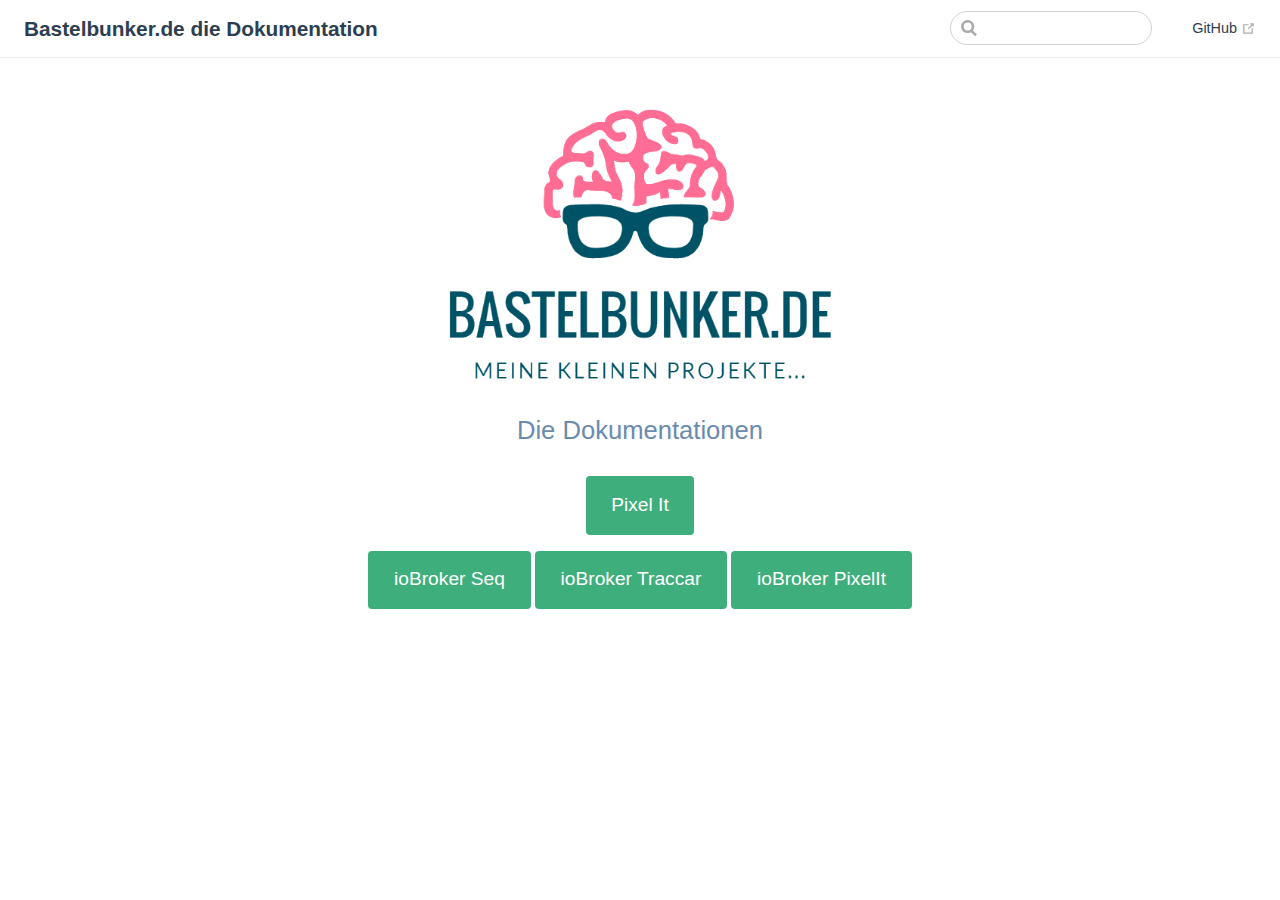
<file: index.html>
<!DOCTYPE html>
<html lang="en-US">
  <head>
    <meta charset="utf-8">
    <meta name="viewport" content="width=device-width,initial-scale=1">
    <title>Bastelbunker.de die Dokumentation</title>
    <meta name="generator" content="VuePress 1.8.2">
    
    <meta name="description" content="Bastelbunkers Dokumentation">
    <meta name="theme-color" content="#3eaf7c">
    <meta name="apple-mobile-web-app-capable" content="yes">
    <meta name="apple-mobile-web-app-status-bar-style" content="black">
    
    <link rel="preload" href="/assets/css/0.styles.25f2d5f5.css" as="style"><link rel="preload" href="/assets/js/app.7a32a069.js" as="script"><link rel="preload" href="/assets/js/2.17923547.js" as="script"><link rel="preload" href="/assets/js/6.152dcd38.js" as="script"><link rel="prefetch" href="/assets/js/10.fb5a926d.js"><link rel="prefetch" href="/assets/js/11.641b58ac.js"><link rel="prefetch" href="/assets/js/12.ab315b06.js"><link rel="prefetch" href="/assets/js/13.e23e4f0c.js"><link rel="prefetch" href="/assets/js/14.9d90ccdb.js"><link rel="prefetch" href="/assets/js/15.570d0329.js"><link rel="prefetch" href="/assets/js/16.62a73653.js"><link rel="prefetch" href="/assets/js/17.3be326ca.js"><link rel="prefetch" href="/assets/js/18.1c9d350c.js"><link rel="prefetch" href="/assets/js/3.52d2c28d.js"><link rel="prefetch" href="/assets/js/4.bef6422d.js"><link rel="prefetch" href="/assets/js/5.0aa92f6a.js"><link rel="prefetch" href="/assets/js/7.d4ba90ae.js"><link rel="prefetch" href="/assets/js/8.eb2dd351.js"><link rel="prefetch" href="/assets/js/9.d1ab20ce.js">
    <link rel="stylesheet" href="/assets/css/0.styles.25f2d5f5.css">
  </head>
  <body>
    <div id="app" data-server-rendered="true"><div class="theme-container no-sidebar"><header class="navbar"><div class="sidebar-button"><svg xmlns="http://www.w3.org/2000/svg" aria-hidden="true" role="img" viewBox="0 0 448 512" class="icon"><path fill="currentColor" d="M436 124H12c-6.627 0-12-5.373-12-12V80c0-6.627 5.373-12 12-12h424c6.627 0 12 5.373 12 12v32c0 6.627-5.373 12-12 12zm0 160H12c-6.627 0-12-5.373-12-12v-32c0-6.627 5.373-12 12-12h424c6.627 0 12 5.373 12 12v32c0 6.627-5.373 12-12 12zm0 160H12c-6.627 0-12-5.373-12-12v-32c0-6.627 5.373-12 12-12h424c6.627 0 12 5.373 12 12v32c0 6.627-5.373 12-12 12z"></path></svg></div> <a href="/" aria-current="page" class="home-link router-link-exact-active router-link-active"><!----> <span class="site-name">Bastelbunker.de die Dokumentation</span></a> <div class="links"><div class="search-box"><input aria-label="Search" autocomplete="off" spellcheck="false" value=""> <!----></div> <nav class="nav-links can-hide"> <a href="https://github.com/o0shojo0o/doc" target="_blank" rel="noopener noreferrer" class="repo-link">
    GitHub
    <span><svg xmlns="http://www.w3.org/2000/svg" aria-hidden="true" focusable="false" x="0px" y="0px" viewBox="0 0 100 100" width="15" height="15" class="icon outbound"><path fill="currentColor" d="M18.8,85.1h56l0,0c2.2,0,4-1.8,4-4v-32h-8v28h-48v-48h28v-8h-32l0,0c-2.2,0-4,1.8-4,4v56C14.8,83.3,16.6,85.1,18.8,85.1z"></path> <polygon fill="currentColor" points="45.7,48.7 51.3,54.3 77.2,28.5 77.2,37.2 85.2,37.2 85.2,14.9 62.8,14.9 62.8,22.9 71.5,22.9"></polygon></svg> <span class="sr-only">(opens new window)</span></span></a></nav></div></header> <div class="sidebar-mask"></div> <aside class="sidebar"><nav class="nav-links"> <a href="https://github.com/o0shojo0o/doc" target="_blank" rel="noopener noreferrer" class="repo-link">
    GitHub
    <span><svg xmlns="http://www.w3.org/2000/svg" aria-hidden="true" focusable="false" x="0px" y="0px" viewBox="0 0 100 100" width="15" height="15" class="icon outbound"><path fill="currentColor" d="M18.8,85.1h56l0,0c2.2,0,4-1.8,4-4v-32h-8v28h-48v-48h28v-8h-32l0,0c-2.2,0-4,1.8-4,4v56C14.8,83.3,16.6,85.1,18.8,85.1z"></path> <polygon fill="currentColor" points="45.7,48.7 51.3,54.3 77.2,28.5 77.2,37.2 85.2,37.2 85.2,14.9 62.8,14.9 62.8,22.9 71.5,22.9"></polygon></svg> <span class="sr-only">(opens new window)</span></span></a></nav>  <ul class="sidebar-links"><li><section class="sidebar-group collapsable depth-0"><a href="/pixelit" class="sidebar-heading clickable open"><span>Pixel It</span> <span class="arrow down"></span></a> <ul class="sidebar-links sidebar-group-items"><li><a href="/pixelit/" class="sidebar-link">Einleitung</a></li><li><a href="/pixelit/firmware.html" class="sidebar-link">Firmware</a></li><li><a href="/pixelit/hardware.html" class="sidebar-link">Hardware</a></li><li><a href="/pixelit/webinterface.html" class="sidebar-link">Webinterface</a></li><li><a href="/pixelit/api.html" class="sidebar-link">API</a></li><li><a href="/pixelit/tools.html" class="sidebar-link">Tools</a></li></ul></section></li><li><section class="sidebar-group collapsable depth-0"><a href="/ioBroker_pixelit" class="sidebar-heading clickable"><span>ioBroker PixelIt</span> <span class="arrow right"></span></a> <!----></section></li><li><section class="sidebar-group collapsable depth-0"><a href="/ioBroker_seq" class="sidebar-heading clickable"><span>ioBroker Seq</span> <span class="arrow right"></span></a> <!----></section></li><li><section class="sidebar-group collapsable depth-0"><a href="/ioBroker_traccar" class="sidebar-heading clickable"><span>ioBroker Traccar</span> <span class="arrow right"></span></a> <!----></section></li></ul> </aside> <main class="home"><header class="hero"><img src="/hero.png" alt="hero"> <!----> <p class="description">
      Die Dokumentationen
    </p> <!----></header> <!----> <div class="theme-default-content custom content__default"><p style="text-align:center;"><a href="/pixelit" class="mybutton">
        Pixel It
    </a></p> <p style="text-align:center;"><a href="/ioBroker_seq" class="mybutton">
        ioBroker Seq
    </a> <a href="/ioBroker_traccar" class="mybutton">
        ioBroker Traccar
    </a> <a href="/ioBroker_pixelit" class="mybutton">
        ioBroker PixelIt
    </a></p></div> <!----></main></div><div class="global-ui"><!----></div></div>
    <script src="/assets/js/app.7a32a069.js" defer></script><script src="/assets/js/2.17923547.js" defer></script><script src="/assets/js/6.152dcd38.js" defer></script>
  </body>
</html>
</file>
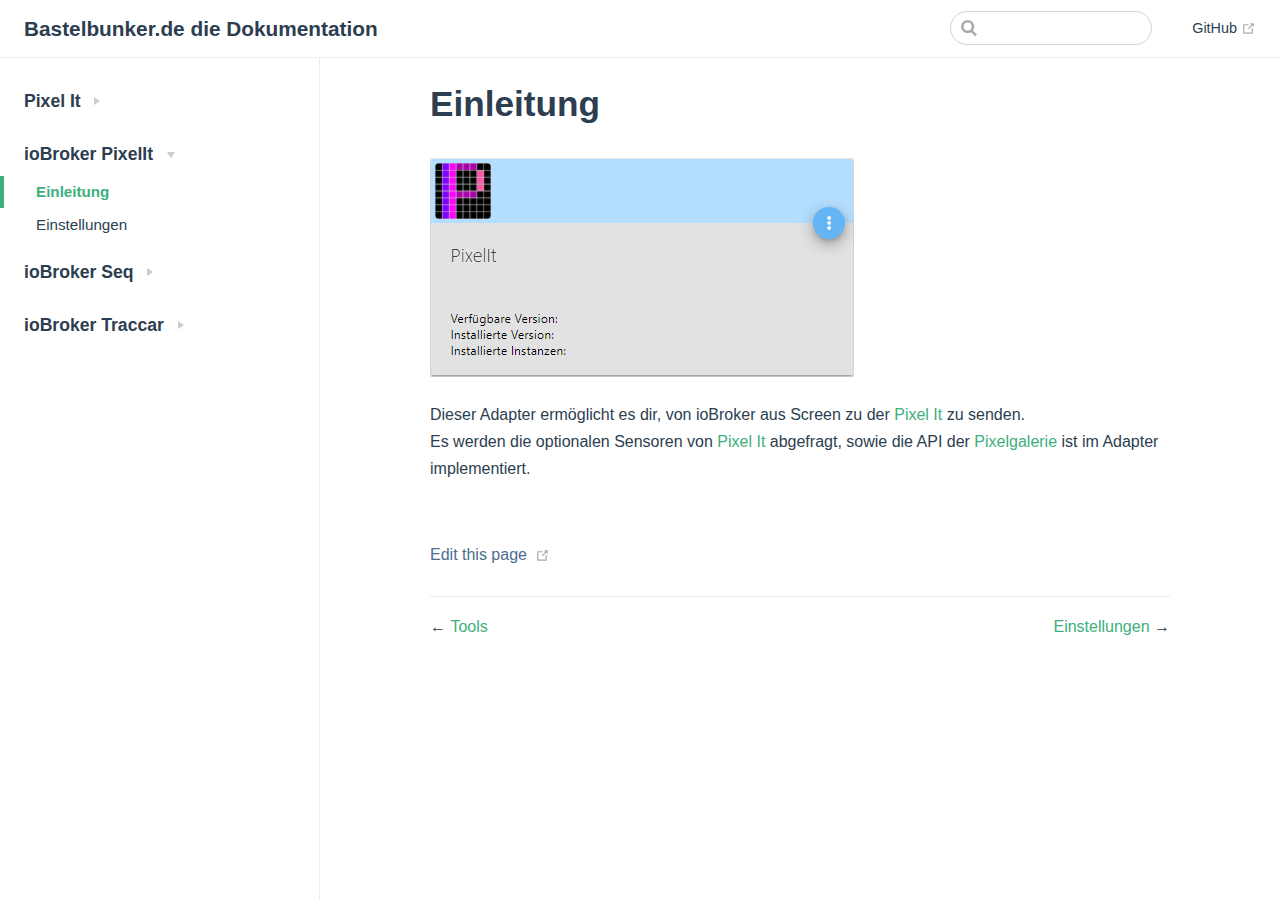
<file: ioBroker_pixelit/index.html>
<!DOCTYPE html>
<html lang="en-US">
  <head>
    <meta charset="utf-8">
    <meta name="viewport" content="width=device-width,initial-scale=1">
    <title>Einleitung | Bastelbunker.de die Dokumentation</title>
    <meta name="generator" content="VuePress 1.8.2">
    
    <meta name="description" content="Bastelbunkers Dokumentation">
    <meta name="theme-color" content="#3eaf7c">
    <meta name="apple-mobile-web-app-capable" content="yes">
    <meta name="apple-mobile-web-app-status-bar-style" content="black">
    
    <link rel="preload" href="/assets/css/0.styles.25f2d5f5.css" as="style"><link rel="preload" href="/assets/js/app.7a32a069.js" as="script"><link rel="preload" href="/assets/js/2.17923547.js" as="script"><link rel="preload" href="/assets/js/8.eb2dd351.js" as="script"><link rel="prefetch" href="/assets/js/10.fb5a926d.js"><link rel="prefetch" href="/assets/js/11.641b58ac.js"><link rel="prefetch" href="/assets/js/12.ab315b06.js"><link rel="prefetch" href="/assets/js/13.e23e4f0c.js"><link rel="prefetch" href="/assets/js/14.9d90ccdb.js"><link rel="prefetch" href="/assets/js/15.570d0329.js"><link rel="prefetch" href="/assets/js/16.62a73653.js"><link rel="prefetch" href="/assets/js/17.3be326ca.js"><link rel="prefetch" href="/assets/js/18.1c9d350c.js"><link rel="prefetch" href="/assets/js/3.52d2c28d.js"><link rel="prefetch" href="/assets/js/4.bef6422d.js"><link rel="prefetch" href="/assets/js/5.0aa92f6a.js"><link rel="prefetch" href="/assets/js/6.152dcd38.js"><link rel="prefetch" href="/assets/js/7.d4ba90ae.js"><link rel="prefetch" href="/assets/js/9.d1ab20ce.js">
    <link rel="stylesheet" href="/assets/css/0.styles.25f2d5f5.css">
  </head>
  <body>
    <div id="app" data-server-rendered="true"><div class="theme-container"><header class="navbar"><div class="sidebar-button"><svg xmlns="http://www.w3.org/2000/svg" aria-hidden="true" role="img" viewBox="0 0 448 512" class="icon"><path fill="currentColor" d="M436 124H12c-6.627 0-12-5.373-12-12V80c0-6.627 5.373-12 12-12h424c6.627 0 12 5.373 12 12v32c0 6.627-5.373 12-12 12zm0 160H12c-6.627 0-12-5.373-12-12v-32c0-6.627 5.373-12 12-12h424c6.627 0 12 5.373 12 12v32c0 6.627-5.373 12-12 12zm0 160H12c-6.627 0-12-5.373-12-12v-32c0-6.627 5.373-12 12-12h424c6.627 0 12 5.373 12 12v32c0 6.627-5.373 12-12 12z"></path></svg></div> <a href="/" class="home-link router-link-active"><!----> <span class="site-name">Bastelbunker.de die Dokumentation</span></a> <div class="links"><div class="search-box"><input aria-label="Search" autocomplete="off" spellcheck="false" value=""> <!----></div> <nav class="nav-links can-hide"> <a href="https://github.com/o0shojo0o/doc" target="_blank" rel="noopener noreferrer" class="repo-link">
    GitHub
    <span><svg xmlns="http://www.w3.org/2000/svg" aria-hidden="true" focusable="false" x="0px" y="0px" viewBox="0 0 100 100" width="15" height="15" class="icon outbound"><path fill="currentColor" d="M18.8,85.1h56l0,0c2.2,0,4-1.8,4-4v-32h-8v28h-48v-48h28v-8h-32l0,0c-2.2,0-4,1.8-4,4v56C14.8,83.3,16.6,85.1,18.8,85.1z"></path> <polygon fill="currentColor" points="45.7,48.7 51.3,54.3 77.2,28.5 77.2,37.2 85.2,37.2 85.2,14.9 62.8,14.9 62.8,22.9 71.5,22.9"></polygon></svg> <span class="sr-only">(opens new window)</span></span></a></nav></div></header> <div class="sidebar-mask"></div> <aside class="sidebar"><nav class="nav-links"> <a href="https://github.com/o0shojo0o/doc" target="_blank" rel="noopener noreferrer" class="repo-link">
    GitHub
    <span><svg xmlns="http://www.w3.org/2000/svg" aria-hidden="true" focusable="false" x="0px" y="0px" viewBox="0 0 100 100" width="15" height="15" class="icon outbound"><path fill="currentColor" d="M18.8,85.1h56l0,0c2.2,0,4-1.8,4-4v-32h-8v28h-48v-48h28v-8h-32l0,0c-2.2,0-4,1.8-4,4v56C14.8,83.3,16.6,85.1,18.8,85.1z"></path> <polygon fill="currentColor" points="45.7,48.7 51.3,54.3 77.2,28.5 77.2,37.2 85.2,37.2 85.2,14.9 62.8,14.9 62.8,22.9 71.5,22.9"></polygon></svg> <span class="sr-only">(opens new window)</span></span></a></nav>  <ul class="sidebar-links"><li><section class="sidebar-group collapsable depth-0"><a href="/pixelit" class="sidebar-heading clickable"><span>Pixel It</span> <span class="arrow right"></span></a> <!----></section></li><li><section class="sidebar-group collapsable depth-0"><a href="/ioBroker_pixelit" aria-current="page" class="sidebar-heading clickable router-link-exact-active router-link-active open"><span>ioBroker PixelIt</span> <span class="arrow down"></span></a> <ul class="sidebar-links sidebar-group-items"><li><a href="/ioBroker_pixelit/" aria-current="page" class="active sidebar-link">Einleitung</a></li><li><a href="/ioBroker_pixelit/options.html" class="sidebar-link">Einstellungen</a></li></ul></section></li><li><section class="sidebar-group collapsable depth-0"><a href="/ioBroker_seq" class="sidebar-heading clickable"><span>ioBroker Seq</span> <span class="arrow right"></span></a> <!----></section></li><li><section class="sidebar-group collapsable depth-0"><a href="/ioBroker_traccar" class="sidebar-heading clickable"><span>ioBroker Traccar</span> <span class="arrow right"></span></a> <!----></section></li></ul> </aside> <main class="page"> <div class="theme-default-content content__default"><h1 id="einleitung"><a href="#einleitung" class="header-anchor">#</a> Einleitung</h1> <p><img src="/iobroker_pixelIt.png" alt=""></p> <p>Dieser Adapter ermöglicht es dir, von ioBroker aus Screen zu der <a href="/pixelit/">Pixel It</a> zu senden.<br>
Es werden die optionalen Sensoren von <a href="/pixelit/">Pixel It</a> abgefragt, sowie die API der <a href="/pixelit/tools.html#pixel-gallery">Pixelgalerie</a> ist im Adapter implementiert.</p></div> <footer class="page-edit"><div class="edit-link"><a href="https://github.com/o0shojo0o/doc/edit/master/src/ioBroker_pixelit/index.md" target="_blank" rel="noopener noreferrer">Edit this page</a> <span><svg xmlns="http://www.w3.org/2000/svg" aria-hidden="true" focusable="false" x="0px" y="0px" viewBox="0 0 100 100" width="15" height="15" class="icon outbound"><path fill="currentColor" d="M18.8,85.1h56l0,0c2.2,0,4-1.8,4-4v-32h-8v28h-48v-48h28v-8h-32l0,0c-2.2,0-4,1.8-4,4v56C14.8,83.3,16.6,85.1,18.8,85.1z"></path> <polygon fill="currentColor" points="45.7,48.7 51.3,54.3 77.2,28.5 77.2,37.2 85.2,37.2 85.2,14.9 62.8,14.9 62.8,22.9 71.5,22.9"></polygon></svg> <span class="sr-only">(opens new window)</span></span></div> <!----></footer> <div class="page-nav"><p class="inner"><span class="prev">
      ←
      <a href="/pixelit/tools.html" class="prev">
        Tools
      </a></span> <span class="next"><a href="/ioBroker_pixelit/options.html">
        Einstellungen
      </a>
      →
    </span></p></div> </main></div><div class="global-ui"><!----></div></div>
    <script src="/assets/js/app.7a32a069.js" defer></script><script src="/assets/js/2.17923547.js" defer></script><script src="/assets/js/8.eb2dd351.js" defer></script>
  </body>
</html>
</file>
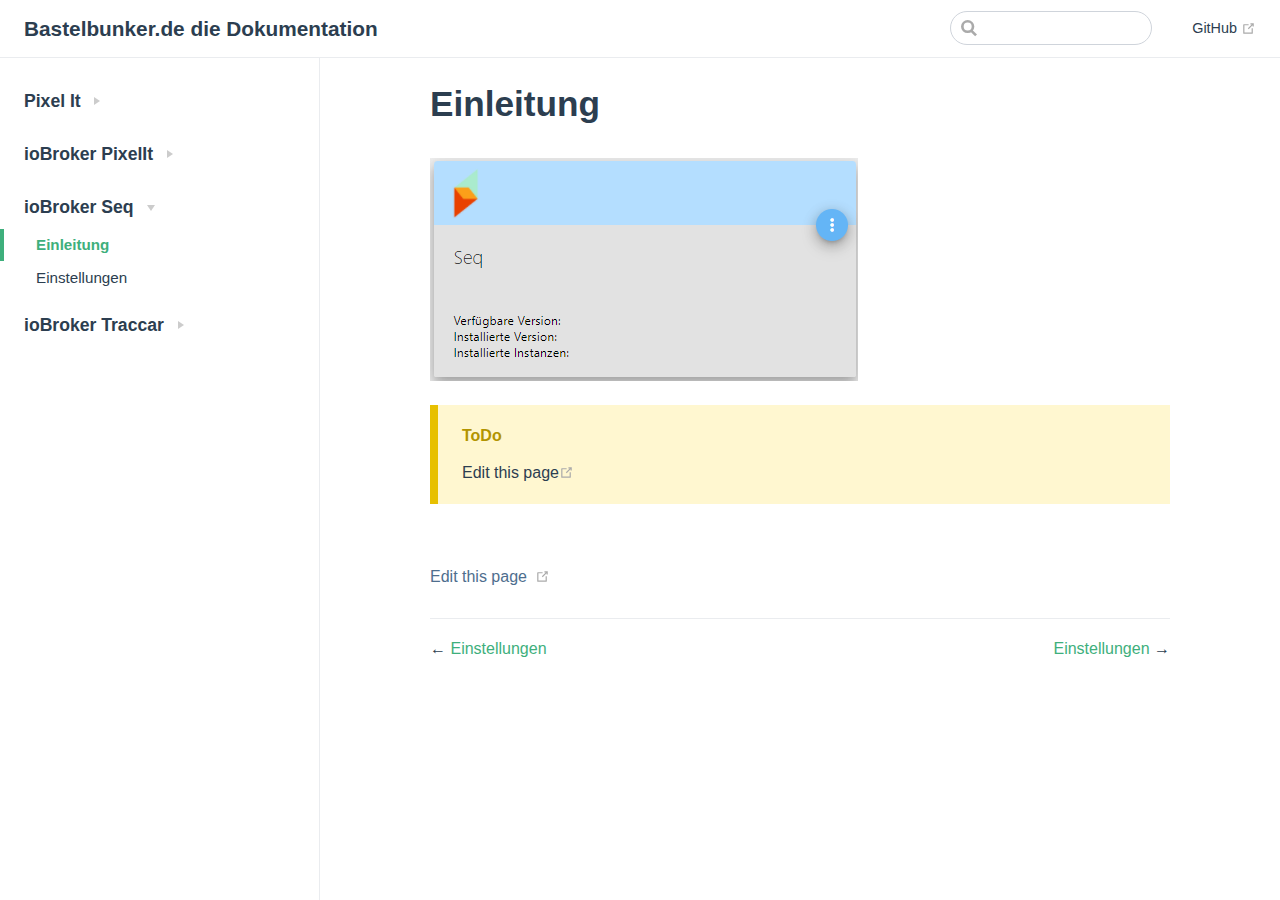
<file: ioBroker_seq/index.html>
<!DOCTYPE html>
<html lang="en-US">
  <head>
    <meta charset="utf-8">
    <meta name="viewport" content="width=device-width,initial-scale=1">
    <title>Einleitung | Bastelbunker.de die Dokumentation</title>
    <meta name="generator" content="VuePress 1.8.2">
    
    <meta name="description" content="Bastelbunkers Dokumentation">
    <meta name="theme-color" content="#3eaf7c">
    <meta name="apple-mobile-web-app-capable" content="yes">
    <meta name="apple-mobile-web-app-status-bar-style" content="black">
    
    <link rel="preload" href="/assets/css/0.styles.25f2d5f5.css" as="style"><link rel="preload" href="/assets/js/app.7a32a069.js" as="script"><link rel="preload" href="/assets/js/2.17923547.js" as="script"><link rel="preload" href="/assets/js/10.fb5a926d.js" as="script"><link rel="prefetch" href="/assets/js/11.641b58ac.js"><link rel="prefetch" href="/assets/js/12.ab315b06.js"><link rel="prefetch" href="/assets/js/13.e23e4f0c.js"><link rel="prefetch" href="/assets/js/14.9d90ccdb.js"><link rel="prefetch" href="/assets/js/15.570d0329.js"><link rel="prefetch" href="/assets/js/16.62a73653.js"><link rel="prefetch" href="/assets/js/17.3be326ca.js"><link rel="prefetch" href="/assets/js/18.1c9d350c.js"><link rel="prefetch" href="/assets/js/3.52d2c28d.js"><link rel="prefetch" href="/assets/js/4.bef6422d.js"><link rel="prefetch" href="/assets/js/5.0aa92f6a.js"><link rel="prefetch" href="/assets/js/6.152dcd38.js"><link rel="prefetch" href="/assets/js/7.d4ba90ae.js"><link rel="prefetch" href="/assets/js/8.eb2dd351.js"><link rel="prefetch" href="/assets/js/9.d1ab20ce.js">
    <link rel="stylesheet" href="/assets/css/0.styles.25f2d5f5.css">
  </head>
  <body>
    <div id="app" data-server-rendered="true"><div class="theme-container"><header class="navbar"><div class="sidebar-button"><svg xmlns="http://www.w3.org/2000/svg" aria-hidden="true" role="img" viewBox="0 0 448 512" class="icon"><path fill="currentColor" d="M436 124H12c-6.627 0-12-5.373-12-12V80c0-6.627 5.373-12 12-12h424c6.627 0 12 5.373 12 12v32c0 6.627-5.373 12-12 12zm0 160H12c-6.627 0-12-5.373-12-12v-32c0-6.627 5.373-12 12-12h424c6.627 0 12 5.373 12 12v32c0 6.627-5.373 12-12 12zm0 160H12c-6.627 0-12-5.373-12-12v-32c0-6.627 5.373-12 12-12h424c6.627 0 12 5.373 12 12v32c0 6.627-5.373 12-12 12z"></path></svg></div> <a href="/" class="home-link router-link-active"><!----> <span class="site-name">Bastelbunker.de die Dokumentation</span></a> <div class="links"><div class="search-box"><input aria-label="Search" autocomplete="off" spellcheck="false" value=""> <!----></div> <nav class="nav-links can-hide"> <a href="https://github.com/o0shojo0o/doc" target="_blank" rel="noopener noreferrer" class="repo-link">
    GitHub
    <span><svg xmlns="http://www.w3.org/2000/svg" aria-hidden="true" focusable="false" x="0px" y="0px" viewBox="0 0 100 100" width="15" height="15" class="icon outbound"><path fill="currentColor" d="M18.8,85.1h56l0,0c2.2,0,4-1.8,4-4v-32h-8v28h-48v-48h28v-8h-32l0,0c-2.2,0-4,1.8-4,4v56C14.8,83.3,16.6,85.1,18.8,85.1z"></path> <polygon fill="currentColor" points="45.7,48.7 51.3,54.3 77.2,28.5 77.2,37.2 85.2,37.2 85.2,14.9 62.8,14.9 62.8,22.9 71.5,22.9"></polygon></svg> <span class="sr-only">(opens new window)</span></span></a></nav></div></header> <div class="sidebar-mask"></div> <aside class="sidebar"><nav class="nav-links"> <a href="https://github.com/o0shojo0o/doc" target="_blank" rel="noopener noreferrer" class="repo-link">
    GitHub
    <span><svg xmlns="http://www.w3.org/2000/svg" aria-hidden="true" focusable="false" x="0px" y="0px" viewBox="0 0 100 100" width="15" height="15" class="icon outbound"><path fill="currentColor" d="M18.8,85.1h56l0,0c2.2,0,4-1.8,4-4v-32h-8v28h-48v-48h28v-8h-32l0,0c-2.2,0-4,1.8-4,4v56C14.8,83.3,16.6,85.1,18.8,85.1z"></path> <polygon fill="currentColor" points="45.7,48.7 51.3,54.3 77.2,28.5 77.2,37.2 85.2,37.2 85.2,14.9 62.8,14.9 62.8,22.9 71.5,22.9"></polygon></svg> <span class="sr-only">(opens new window)</span></span></a></nav>  <ul class="sidebar-links"><li><section class="sidebar-group collapsable depth-0"><a href="/pixelit" class="sidebar-heading clickable"><span>Pixel It</span> <span class="arrow right"></span></a> <!----></section></li><li><section class="sidebar-group collapsable depth-0"><a href="/ioBroker_pixelit" class="sidebar-heading clickable"><span>ioBroker PixelIt</span> <span class="arrow right"></span></a> <!----></section></li><li><section class="sidebar-group collapsable depth-0"><a href="/ioBroker_seq" aria-current="page" class="sidebar-heading clickable router-link-exact-active router-link-active open"><span>ioBroker Seq</span> <span class="arrow down"></span></a> <ul class="sidebar-links sidebar-group-items"><li><a href="/ioBroker_seq/" aria-current="page" class="active sidebar-link">Einleitung</a></li><li><a href="/ioBroker_seq/options.html" class="sidebar-link">Einstellungen</a></li></ul></section></li><li><section class="sidebar-group collapsable depth-0"><a href="/ioBroker_traccar" class="sidebar-heading clickable"><span>ioBroker Traccar</span> <span class="arrow right"></span></a> <!----></section></li></ul> </aside> <main class="page"> <div class="theme-default-content content__default"><h1 id="einleitung"><a href="#einleitung" class="header-anchor">#</a> Einleitung</h1> <p><img src="/iobroker_seq.png" alt=""></p> <div class="custom-block warning"><p class="custom-block-title">ToDo</p> <p><a href="https://github.com/o0shojo0o/doc/edit/master/src/ioBroker_seq/index.md" target="_blank" rel="noopener noreferrer">Edit this page<span><svg xmlns="http://www.w3.org/2000/svg" aria-hidden="true" focusable="false" x="0px" y="0px" viewBox="0 0 100 100" width="15" height="15" class="icon outbound"><path fill="currentColor" d="M18.8,85.1h56l0,0c2.2,0,4-1.8,4-4v-32h-8v28h-48v-48h28v-8h-32l0,0c-2.2,0-4,1.8-4,4v56C14.8,83.3,16.6,85.1,18.8,85.1z"></path> <polygon fill="currentColor" points="45.7,48.7 51.3,54.3 77.2,28.5 77.2,37.2 85.2,37.2 85.2,14.9 62.8,14.9 62.8,22.9 71.5,22.9"></polygon></svg> <span class="sr-only">(opens new window)</span></span></a></p></div></div> <footer class="page-edit"><div class="edit-link"><a href="https://github.com/o0shojo0o/doc/edit/master/src/ioBroker_seq/index.md" target="_blank" rel="noopener noreferrer">Edit this page</a> <span><svg xmlns="http://www.w3.org/2000/svg" aria-hidden="true" focusable="false" x="0px" y="0px" viewBox="0 0 100 100" width="15" height="15" class="icon outbound"><path fill="currentColor" d="M18.8,85.1h56l0,0c2.2,0,4-1.8,4-4v-32h-8v28h-48v-48h28v-8h-32l0,0c-2.2,0-4,1.8-4,4v56C14.8,83.3,16.6,85.1,18.8,85.1z"></path> <polygon fill="currentColor" points="45.7,48.7 51.3,54.3 77.2,28.5 77.2,37.2 85.2,37.2 85.2,14.9 62.8,14.9 62.8,22.9 71.5,22.9"></polygon></svg> <span class="sr-only">(opens new window)</span></span></div> <!----></footer> <div class="page-nav"><p class="inner"><span class="prev">
      ←
      <a href="/ioBroker_pixelit/options.html" class="prev">
        Einstellungen
      </a></span> <span class="next"><a href="/ioBroker_seq/options.html">
        Einstellungen
      </a>
      →
    </span></p></div> </main></div><div class="global-ui"><!----></div></div>
    <script src="/assets/js/app.7a32a069.js" defer></script><script src="/assets/js/2.17923547.js" defer></script><script src="/assets/js/10.fb5a926d.js" defer></script>
  </body>
</html>
</file>
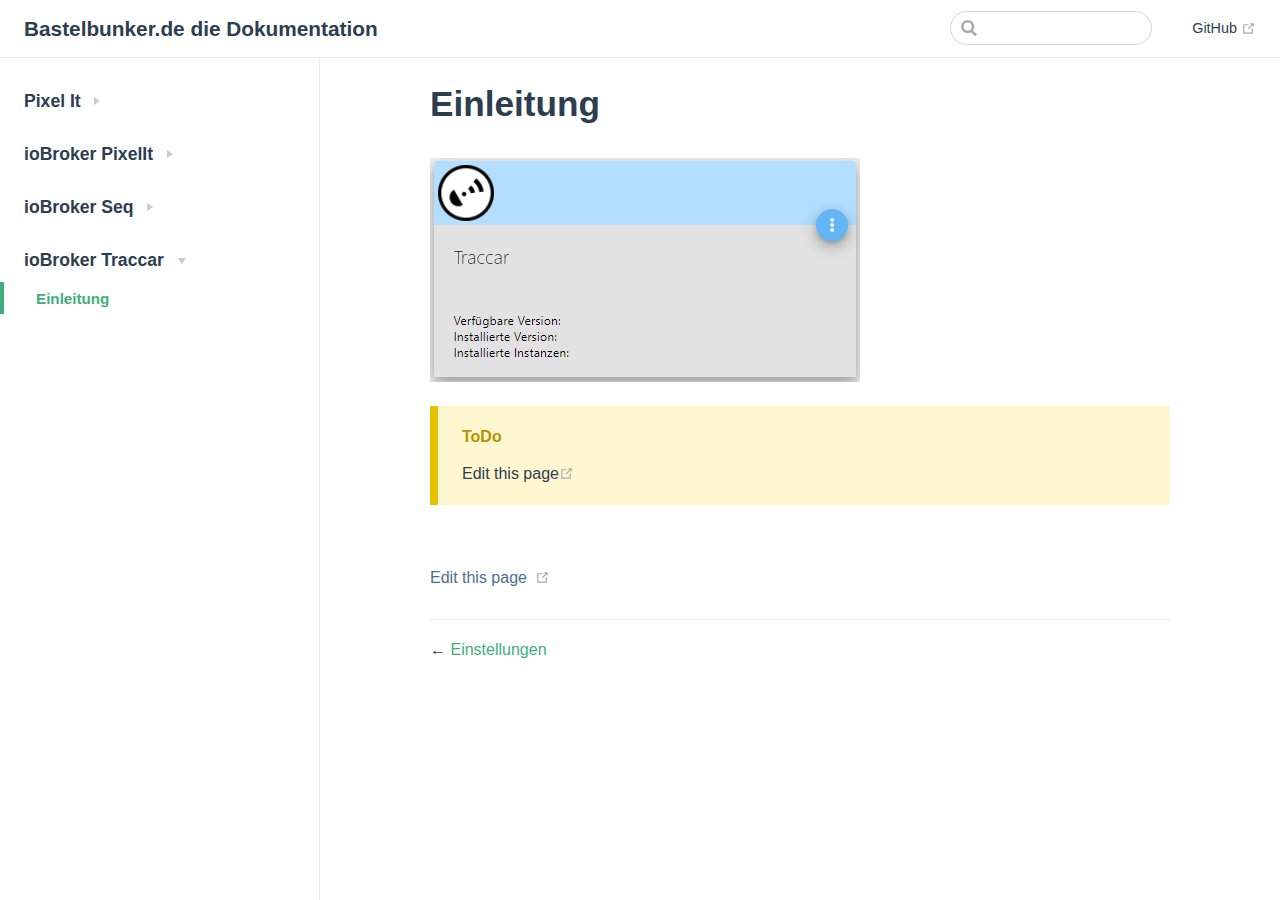
<file: ioBroker_traccar/index.html>
<!DOCTYPE html>
<html lang="en-US">
  <head>
    <meta charset="utf-8">
    <meta name="viewport" content="width=device-width,initial-scale=1">
    <title>Einleitung | Bastelbunker.de die Dokumentation</title>
    <meta name="generator" content="VuePress 1.8.2">
    
    <meta name="description" content="Bastelbunkers Dokumentation">
    <meta name="theme-color" content="#3eaf7c">
    <meta name="apple-mobile-web-app-capable" content="yes">
    <meta name="apple-mobile-web-app-status-bar-style" content="black">
    
    <link rel="preload" href="/assets/css/0.styles.25f2d5f5.css" as="style"><link rel="preload" href="/assets/js/app.7a32a069.js" as="script"><link rel="preload" href="/assets/js/2.17923547.js" as="script"><link rel="preload" href="/assets/js/12.ab315b06.js" as="script"><link rel="prefetch" href="/assets/js/10.fb5a926d.js"><link rel="prefetch" href="/assets/js/11.641b58ac.js"><link rel="prefetch" href="/assets/js/13.e23e4f0c.js"><link rel="prefetch" href="/assets/js/14.9d90ccdb.js"><link rel="prefetch" href="/assets/js/15.570d0329.js"><link rel="prefetch" href="/assets/js/16.62a73653.js"><link rel="prefetch" href="/assets/js/17.3be326ca.js"><link rel="prefetch" href="/assets/js/18.1c9d350c.js"><link rel="prefetch" href="/assets/js/3.52d2c28d.js"><link rel="prefetch" href="/assets/js/4.bef6422d.js"><link rel="prefetch" href="/assets/js/5.0aa92f6a.js"><link rel="prefetch" href="/assets/js/6.152dcd38.js"><link rel="prefetch" href="/assets/js/7.d4ba90ae.js"><link rel="prefetch" href="/assets/js/8.eb2dd351.js"><link rel="prefetch" href="/assets/js/9.d1ab20ce.js">
    <link rel="stylesheet" href="/assets/css/0.styles.25f2d5f5.css">
  </head>
  <body>
    <div id="app" data-server-rendered="true"><div class="theme-container"><header class="navbar"><div class="sidebar-button"><svg xmlns="http://www.w3.org/2000/svg" aria-hidden="true" role="img" viewBox="0 0 448 512" class="icon"><path fill="currentColor" d="M436 124H12c-6.627 0-12-5.373-12-12V80c0-6.627 5.373-12 12-12h424c6.627 0 12 5.373 12 12v32c0 6.627-5.373 12-12 12zm0 160H12c-6.627 0-12-5.373-12-12v-32c0-6.627 5.373-12 12-12h424c6.627 0 12 5.373 12 12v32c0 6.627-5.373 12-12 12zm0 160H12c-6.627 0-12-5.373-12-12v-32c0-6.627 5.373-12 12-12h424c6.627 0 12 5.373 12 12v32c0 6.627-5.373 12-12 12z"></path></svg></div> <a href="/" class="home-link router-link-active"><!----> <span class="site-name">Bastelbunker.de die Dokumentation</span></a> <div class="links"><div class="search-box"><input aria-label="Search" autocomplete="off" spellcheck="false" value=""> <!----></div> <nav class="nav-links can-hide"> <a href="https://github.com/o0shojo0o/doc" target="_blank" rel="noopener noreferrer" class="repo-link">
    GitHub
    <span><svg xmlns="http://www.w3.org/2000/svg" aria-hidden="true" focusable="false" x="0px" y="0px" viewBox="0 0 100 100" width="15" height="15" class="icon outbound"><path fill="currentColor" d="M18.8,85.1h56l0,0c2.2,0,4-1.8,4-4v-32h-8v28h-48v-48h28v-8h-32l0,0c-2.2,0-4,1.8-4,4v56C14.8,83.3,16.6,85.1,18.8,85.1z"></path> <polygon fill="currentColor" points="45.7,48.7 51.3,54.3 77.2,28.5 77.2,37.2 85.2,37.2 85.2,14.9 62.8,14.9 62.8,22.9 71.5,22.9"></polygon></svg> <span class="sr-only">(opens new window)</span></span></a></nav></div></header> <div class="sidebar-mask"></div> <aside class="sidebar"><nav class="nav-links"> <a href="https://github.com/o0shojo0o/doc" target="_blank" rel="noopener noreferrer" class="repo-link">
    GitHub
    <span><svg xmlns="http://www.w3.org/2000/svg" aria-hidden="true" focusable="false" x="0px" y="0px" viewBox="0 0 100 100" width="15" height="15" class="icon outbound"><path fill="currentColor" d="M18.8,85.1h56l0,0c2.2,0,4-1.8,4-4v-32h-8v28h-48v-48h28v-8h-32l0,0c-2.2,0-4,1.8-4,4v56C14.8,83.3,16.6,85.1,18.8,85.1z"></path> <polygon fill="currentColor" points="45.7,48.7 51.3,54.3 77.2,28.5 77.2,37.2 85.2,37.2 85.2,14.9 62.8,14.9 62.8,22.9 71.5,22.9"></polygon></svg> <span class="sr-only">(opens new window)</span></span></a></nav>  <ul class="sidebar-links"><li><section class="sidebar-group collapsable depth-0"><a href="/pixelit" class="sidebar-heading clickable"><span>Pixel It</span> <span class="arrow right"></span></a> <!----></section></li><li><section class="sidebar-group collapsable depth-0"><a href="/ioBroker_pixelit" class="sidebar-heading clickable"><span>ioBroker PixelIt</span> <span class="arrow right"></span></a> <!----></section></li><li><section class="sidebar-group collapsable depth-0"><a href="/ioBroker_seq" class="sidebar-heading clickable"><span>ioBroker Seq</span> <span class="arrow right"></span></a> <!----></section></li><li><section class="sidebar-group collapsable depth-0"><a href="/ioBroker_traccar" aria-current="page" class="sidebar-heading clickable router-link-exact-active router-link-active open"><span>ioBroker Traccar</span> <span class="arrow down"></span></a> <ul class="sidebar-links sidebar-group-items"><li><a href="/ioBroker_traccar/" aria-current="page" class="active sidebar-link">Einleitung</a></li></ul></section></li></ul> </aside> <main class="page"> <div class="theme-default-content content__default"><h1 id="einleitung"><a href="#einleitung" class="header-anchor">#</a> Einleitung</h1> <p><img src="/iobroker_traccar.png" alt=""></p> <div class="custom-block warning"><p class="custom-block-title">ToDo</p> <p><a href="https://github.com/o0shojo0o/doc/edit/master/src/ioBroker_traccar/index.md" target="_blank" rel="noopener noreferrer">Edit this page<span><svg xmlns="http://www.w3.org/2000/svg" aria-hidden="true" focusable="false" x="0px" y="0px" viewBox="0 0 100 100" width="15" height="15" class="icon outbound"><path fill="currentColor" d="M18.8,85.1h56l0,0c2.2,0,4-1.8,4-4v-32h-8v28h-48v-48h28v-8h-32l0,0c-2.2,0-4,1.8-4,4v56C14.8,83.3,16.6,85.1,18.8,85.1z"></path> <polygon fill="currentColor" points="45.7,48.7 51.3,54.3 77.2,28.5 77.2,37.2 85.2,37.2 85.2,14.9 62.8,14.9 62.8,22.9 71.5,22.9"></polygon></svg> <span class="sr-only">(opens new window)</span></span></a></p></div></div> <footer class="page-edit"><div class="edit-link"><a href="https://github.com/o0shojo0o/doc/edit/master/src/ioBroker_traccar/index.md" target="_blank" rel="noopener noreferrer">Edit this page</a> <span><svg xmlns="http://www.w3.org/2000/svg" aria-hidden="true" focusable="false" x="0px" y="0px" viewBox="0 0 100 100" width="15" height="15" class="icon outbound"><path fill="currentColor" d="M18.8,85.1h56l0,0c2.2,0,4-1.8,4-4v-32h-8v28h-48v-48h28v-8h-32l0,0c-2.2,0-4,1.8-4,4v56C14.8,83.3,16.6,85.1,18.8,85.1z"></path> <polygon fill="currentColor" points="45.7,48.7 51.3,54.3 77.2,28.5 77.2,37.2 85.2,37.2 85.2,14.9 62.8,14.9 62.8,22.9 71.5,22.9"></polygon></svg> <span class="sr-only">(opens new window)</span></span></div> <!----></footer> <div class="page-nav"><p class="inner"><span class="prev">
      ←
      <a href="/ioBroker_seq/options.html" class="prev">
        Einstellungen
      </a></span> <!----></p></div> </main></div><div class="global-ui"><!----></div></div>
    <script src="/assets/js/app.7a32a069.js" defer></script><script src="/assets/js/2.17923547.js" defer></script><script src="/assets/js/12.ab315b06.js" defer></script>
  </body>
</html>
</file>
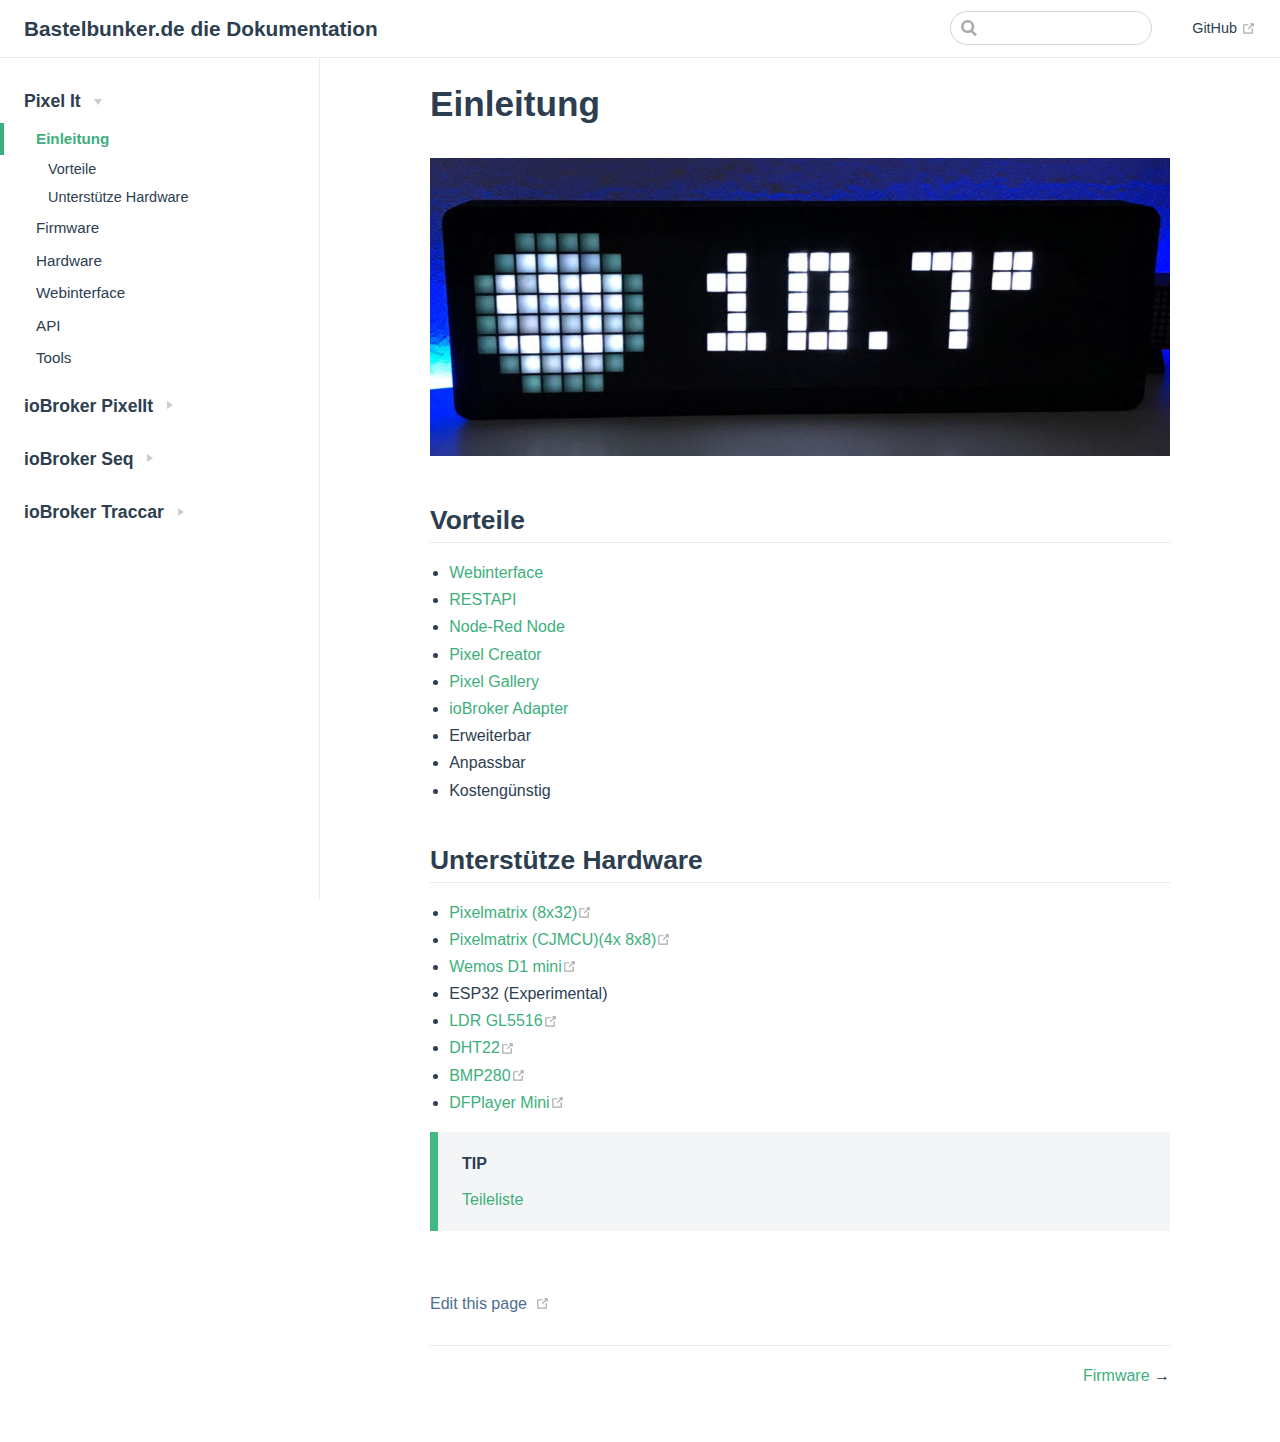
<file: pixelit/index.html>
<!DOCTYPE html>
<html lang="en-US">
  <head>
    <meta charset="utf-8">
    <meta name="viewport" content="width=device-width,initial-scale=1">
    <title>Einleitung | Bastelbunker.de die Dokumentation</title>
    <meta name="generator" content="VuePress 1.8.2">
    
    <meta name="description" content="Bastelbunkers Dokumentation">
    <meta name="theme-color" content="#3eaf7c">
    <meta name="apple-mobile-web-app-capable" content="yes">
    <meta name="apple-mobile-web-app-status-bar-style" content="black">
    
    <link rel="preload" href="/assets/css/0.styles.25f2d5f5.css" as="style"><link rel="preload" href="/assets/js/app.7a32a069.js" as="script"><link rel="preload" href="/assets/js/2.17923547.js" as="script"><link rel="preload" href="/assets/js/16.62a73653.js" as="script"><link rel="prefetch" href="/assets/js/10.fb5a926d.js"><link rel="prefetch" href="/assets/js/11.641b58ac.js"><link rel="prefetch" href="/assets/js/12.ab315b06.js"><link rel="prefetch" href="/assets/js/13.e23e4f0c.js"><link rel="prefetch" href="/assets/js/14.9d90ccdb.js"><link rel="prefetch" href="/assets/js/15.570d0329.js"><link rel="prefetch" href="/assets/js/17.3be326ca.js"><link rel="prefetch" href="/assets/js/18.1c9d350c.js"><link rel="prefetch" href="/assets/js/3.52d2c28d.js"><link rel="prefetch" href="/assets/js/4.bef6422d.js"><link rel="prefetch" href="/assets/js/5.0aa92f6a.js"><link rel="prefetch" href="/assets/js/6.152dcd38.js"><link rel="prefetch" href="/assets/js/7.d4ba90ae.js"><link rel="prefetch" href="/assets/js/8.eb2dd351.js"><link rel="prefetch" href="/assets/js/9.d1ab20ce.js">
    <link rel="stylesheet" href="/assets/css/0.styles.25f2d5f5.css">
  </head>
  <body>
    <div id="app" data-server-rendered="true"><div class="theme-container"><header class="navbar"><div class="sidebar-button"><svg xmlns="http://www.w3.org/2000/svg" aria-hidden="true" role="img" viewBox="0 0 448 512" class="icon"><path fill="currentColor" d="M436 124H12c-6.627 0-12-5.373-12-12V80c0-6.627 5.373-12 12-12h424c6.627 0 12 5.373 12 12v32c0 6.627-5.373 12-12 12zm0 160H12c-6.627 0-12-5.373-12-12v-32c0-6.627 5.373-12 12-12h424c6.627 0 12 5.373 12 12v32c0 6.627-5.373 12-12 12zm0 160H12c-6.627 0-12-5.373-12-12v-32c0-6.627 5.373-12 12-12h424c6.627 0 12 5.373 12 12v32c0 6.627-5.373 12-12 12z"></path></svg></div> <a href="/" class="home-link router-link-active"><!----> <span class="site-name">Bastelbunker.de die Dokumentation</span></a> <div class="links"><div class="search-box"><input aria-label="Search" autocomplete="off" spellcheck="false" value=""> <!----></div> <nav class="nav-links can-hide"> <a href="https://github.com/o0shojo0o/doc" target="_blank" rel="noopener noreferrer" class="repo-link">
    GitHub
    <span><svg xmlns="http://www.w3.org/2000/svg" aria-hidden="true" focusable="false" x="0px" y="0px" viewBox="0 0 100 100" width="15" height="15" class="icon outbound"><path fill="currentColor" d="M18.8,85.1h56l0,0c2.2,0,4-1.8,4-4v-32h-8v28h-48v-48h28v-8h-32l0,0c-2.2,0-4,1.8-4,4v56C14.8,83.3,16.6,85.1,18.8,85.1z"></path> <polygon fill="currentColor" points="45.7,48.7 51.3,54.3 77.2,28.5 77.2,37.2 85.2,37.2 85.2,14.9 62.8,14.9 62.8,22.9 71.5,22.9"></polygon></svg> <span class="sr-only">(opens new window)</span></span></a></nav></div></header> <div class="sidebar-mask"></div> <aside class="sidebar"><nav class="nav-links"> <a href="https://github.com/o0shojo0o/doc" target="_blank" rel="noopener noreferrer" class="repo-link">
    GitHub
    <span><svg xmlns="http://www.w3.org/2000/svg" aria-hidden="true" focusable="false" x="0px" y="0px" viewBox="0 0 100 100" width="15" height="15" class="icon outbound"><path fill="currentColor" d="M18.8,85.1h56l0,0c2.2,0,4-1.8,4-4v-32h-8v28h-48v-48h28v-8h-32l0,0c-2.2,0-4,1.8-4,4v56C14.8,83.3,16.6,85.1,18.8,85.1z"></path> <polygon fill="currentColor" points="45.7,48.7 51.3,54.3 77.2,28.5 77.2,37.2 85.2,37.2 85.2,14.9 62.8,14.9 62.8,22.9 71.5,22.9"></polygon></svg> <span class="sr-only">(opens new window)</span></span></a></nav>  <ul class="sidebar-links"><li><section class="sidebar-group collapsable depth-0"><a href="/pixelit" aria-current="page" class="sidebar-heading clickable router-link-exact-active router-link-active open"><span>Pixel It</span> <span class="arrow down"></span></a> <ul class="sidebar-links sidebar-group-items"><li><a href="/pixelit/" aria-current="page" class="active sidebar-link">Einleitung</a><ul class="sidebar-sub-headers"><li class="sidebar-sub-header"><a href="/pixelit/#vorteile" class="sidebar-link">Vorteile</a></li><li class="sidebar-sub-header"><a href="/pixelit/#unterstutze-hardware" class="sidebar-link">Unterstütze Hardware</a></li></ul></li><li><a href="/pixelit/firmware.html" class="sidebar-link">Firmware</a></li><li><a href="/pixelit/hardware.html" class="sidebar-link">Hardware</a></li><li><a href="/pixelit/webinterface.html" class="sidebar-link">Webinterface</a></li><li><a href="/pixelit/api.html" class="sidebar-link">API</a></li><li><a href="/pixelit/tools.html" class="sidebar-link">Tools</a></li></ul></section></li><li><section class="sidebar-group collapsable depth-0"><a href="/ioBroker_pixelit" class="sidebar-heading clickable"><span>ioBroker PixelIt</span> <span class="arrow right"></span></a> <!----></section></li><li><section class="sidebar-group collapsable depth-0"><a href="/ioBroker_seq" class="sidebar-heading clickable"><span>ioBroker Seq</span> <span class="arrow right"></span></a> <!----></section></li><li><section class="sidebar-group collapsable depth-0"><a href="/ioBroker_traccar" class="sidebar-heading clickable"><span>ioBroker Traccar</span> <span class="arrow right"></span></a> <!----></section></li></ul> </aside> <main class="page"> <div class="theme-default-content content__default"><h1 id="einleitung"><a href="#einleitung" class="header-anchor">#</a> Einleitung</h1> <p><img src="/pixelit_pic.jpeg" alt=""></p> <h2 id="vorteile"><a href="#vorteile" class="header-anchor">#</a> Vorteile</h2> <ul><li><a href="/pixelit/webinterface.html">Webinterface</a></li> <li><a href="/pixelit/api.html">RESTAPI</a></li> <li><a href="/pixelit/tools.html#node-red">Node-Red Node</a></li> <li><a href="/pixelit/tools.html#pixel-creator">Pixel Creator</a></li> <li><a href="/pixelit/tools.html#pixel-gallery">Pixel Gallery</a></li> <li><a href="/pixelit/tools.html#iobroker">ioBroker Adapter</a></li> <li>Erweiterbar</li> <li>Anpassbar</li> <li>Kostengünstig</li></ul> <h2 id="unterstutze-hardware"><a href="#unterstutze-hardware" class="header-anchor">#</a> Unterstütze Hardware</h2> <ul><li><a href="https://docs.bastelbunker.de/pixelit/hardware.html#minimalaufbau-basis" target="_blank" rel="noopener noreferrer">Pixelmatrix (8x32)<span><svg xmlns="http://www.w3.org/2000/svg" aria-hidden="true" focusable="false" x="0px" y="0px" viewBox="0 0 100 100" width="15" height="15" class="icon outbound"><path fill="currentColor" d="M18.8,85.1h56l0,0c2.2,0,4-1.8,4-4v-32h-8v28h-48v-48h28v-8h-32l0,0c-2.2,0-4,1.8-4,4v56C14.8,83.3,16.6,85.1,18.8,85.1z"></path> <polygon fill="currentColor" points="45.7,48.7 51.3,54.3 77.2,28.5 77.2,37.2 85.2,37.2 85.2,14.9 62.8,14.9 62.8,22.9 71.5,22.9"></polygon></svg> <span class="sr-only">(opens new window)</span></span></a></li> <li><a href="https://docs.bastelbunker.de/pixelit/hardware.html#minimalaufbau-basis" target="_blank" rel="noopener noreferrer">Pixelmatrix (CJMCU)(4x 8x8)<span><svg xmlns="http://www.w3.org/2000/svg" aria-hidden="true" focusable="false" x="0px" y="0px" viewBox="0 0 100 100" width="15" height="15" class="icon outbound"><path fill="currentColor" d="M18.8,85.1h56l0,0c2.2,0,4-1.8,4-4v-32h-8v28h-48v-48h28v-8h-32l0,0c-2.2,0-4,1.8-4,4v56C14.8,83.3,16.6,85.1,18.8,85.1z"></path> <polygon fill="currentColor" points="45.7,48.7 51.3,54.3 77.2,28.5 77.2,37.2 85.2,37.2 85.2,14.9 62.8,14.9 62.8,22.9 71.5,22.9"></polygon></svg> <span class="sr-only">(opens new window)</span></span></a></li> <li><a href="https://docs.bastelbunker.de/pixelit/hardware.html#minimalaufbau-basis" target="_blank" rel="noopener noreferrer">Wemos D1 mini<span><svg xmlns="http://www.w3.org/2000/svg" aria-hidden="true" focusable="false" x="0px" y="0px" viewBox="0 0 100 100" width="15" height="15" class="icon outbound"><path fill="currentColor" d="M18.8,85.1h56l0,0c2.2,0,4-1.8,4-4v-32h-8v28h-48v-48h28v-8h-32l0,0c-2.2,0-4,1.8-4,4v56C14.8,83.3,16.6,85.1,18.8,85.1z"></path> <polygon fill="currentColor" points="45.7,48.7 51.3,54.3 77.2,28.5 77.2,37.2 85.2,37.2 85.2,14.9 62.8,14.9 62.8,22.9 71.5,22.9"></polygon></svg> <span class="sr-only">(opens new window)</span></span></a></li> <li>ESP32 (Experimental)</li> <li><a href="https://docs.bastelbunker.de/pixelit/hardware.html#ldr-gl5516-sensor-upgrade-helligkeit-lux" target="_blank" rel="noopener noreferrer">LDR GL5516<span><svg xmlns="http://www.w3.org/2000/svg" aria-hidden="true" focusable="false" x="0px" y="0px" viewBox="0 0 100 100" width="15" height="15" class="icon outbound"><path fill="currentColor" d="M18.8,85.1h56l0,0c2.2,0,4-1.8,4-4v-32h-8v28h-48v-48h28v-8h-32l0,0c-2.2,0-4,1.8-4,4v56C14.8,83.3,16.6,85.1,18.8,85.1z"></path> <polygon fill="currentColor" points="45.7,48.7 51.3,54.3 77.2,28.5 77.2,37.2 85.2,37.2 85.2,14.9 62.8,14.9 62.8,22.9 71.5,22.9"></polygon></svg> <span class="sr-only">(opens new window)</span></span></a></li> <li><a href="https://docs.bastelbunker.de/pixelit/hardware.html#dht22-sensor-upgrade-temperatur-luftfeuchte" target="_blank" rel="noopener noreferrer">DHT22<span><svg xmlns="http://www.w3.org/2000/svg" aria-hidden="true" focusable="false" x="0px" y="0px" viewBox="0 0 100 100" width="15" height="15" class="icon outbound"><path fill="currentColor" d="M18.8,85.1h56l0,0c2.2,0,4-1.8,4-4v-32h-8v28h-48v-48h28v-8h-32l0,0c-2.2,0-4,1.8-4,4v56C14.8,83.3,16.6,85.1,18.8,85.1z"></path> <polygon fill="currentColor" points="45.7,48.7 51.3,54.3 77.2,28.5 77.2,37.2 85.2,37.2 85.2,14.9 62.8,14.9 62.8,22.9 71.5,22.9"></polygon></svg> <span class="sr-only">(opens new window)</span></span></a></li> <li><a href="https://docs.bastelbunker.de/pixelit/hardware.html#bmp280-sensor-upgrade-temperatur-luftfeuchte-luftdruck" target="_blank" rel="noopener noreferrer">BMP280<span><svg xmlns="http://www.w3.org/2000/svg" aria-hidden="true" focusable="false" x="0px" y="0px" viewBox="0 0 100 100" width="15" height="15" class="icon outbound"><path fill="currentColor" d="M18.8,85.1h56l0,0c2.2,0,4-1.8,4-4v-32h-8v28h-48v-48h28v-8h-32l0,0c-2.2,0-4,1.8-4,4v56C14.8,83.3,16.6,85.1,18.8,85.1z"></path> <polygon fill="currentColor" points="45.7,48.7 51.3,54.3 77.2,28.5 77.2,37.2 85.2,37.2 85.2,14.9 62.8,14.9 62.8,22.9 71.5,22.9"></polygon></svg> <span class="sr-only">(opens new window)</span></span></a></li> <li><a href="https://docs.bastelbunker.de/pixelit/hardware.html#dfplayer-mini-upgrade-mp3-player" target="_blank" rel="noopener noreferrer">DFPlayer Mini<span><svg xmlns="http://www.w3.org/2000/svg" aria-hidden="true" focusable="false" x="0px" y="0px" viewBox="0 0 100 100" width="15" height="15" class="icon outbound"><path fill="currentColor" d="M18.8,85.1h56l0,0c2.2,0,4-1.8,4-4v-32h-8v28h-48v-48h28v-8h-32l0,0c-2.2,0-4,1.8-4,4v56C14.8,83.3,16.6,85.1,18.8,85.1z"></path> <polygon fill="currentColor" points="45.7,48.7 51.3,54.3 77.2,28.5 77.2,37.2 85.2,37.2 85.2,14.9 62.8,14.9 62.8,22.9 71.5,22.9"></polygon></svg> <span class="sr-only">(opens new window)</span></span></a></li></ul> <div class="custom-block tip"><p class="custom-block-title">TIP</p> <p><a href="/pixelit/hardware.html#teileliste">Teileliste</a></p></div></div> <footer class="page-edit"><div class="edit-link"><a href="https://github.com/o0shojo0o/doc/edit/master/src/pixelit/index.md" target="_blank" rel="noopener noreferrer">Edit this page</a> <span><svg xmlns="http://www.w3.org/2000/svg" aria-hidden="true" focusable="false" x="0px" y="0px" viewBox="0 0 100 100" width="15" height="15" class="icon outbound"><path fill="currentColor" d="M18.8,85.1h56l0,0c2.2,0,4-1.8,4-4v-32h-8v28h-48v-48h28v-8h-32l0,0c-2.2,0-4,1.8-4,4v56C14.8,83.3,16.6,85.1,18.8,85.1z"></path> <polygon fill="currentColor" points="45.7,48.7 51.3,54.3 77.2,28.5 77.2,37.2 85.2,37.2 85.2,14.9 62.8,14.9 62.8,22.9 71.5,22.9"></polygon></svg> <span class="sr-only">(opens new window)</span></span></div> <!----></footer> <div class="page-nav"><p class="inner"><!----> <span class="next"><a href="/pixelit/firmware.html">
        Firmware
      </a>
      →
    </span></p></div> </main></div><div class="global-ui"><!----></div></div>
    <script src="/assets/js/app.7a32a069.js" defer></script><script src="/assets/js/2.17923547.js" defer></script><script src="/assets/js/16.62a73653.js" defer></script>
  </body>
</html>
</file>
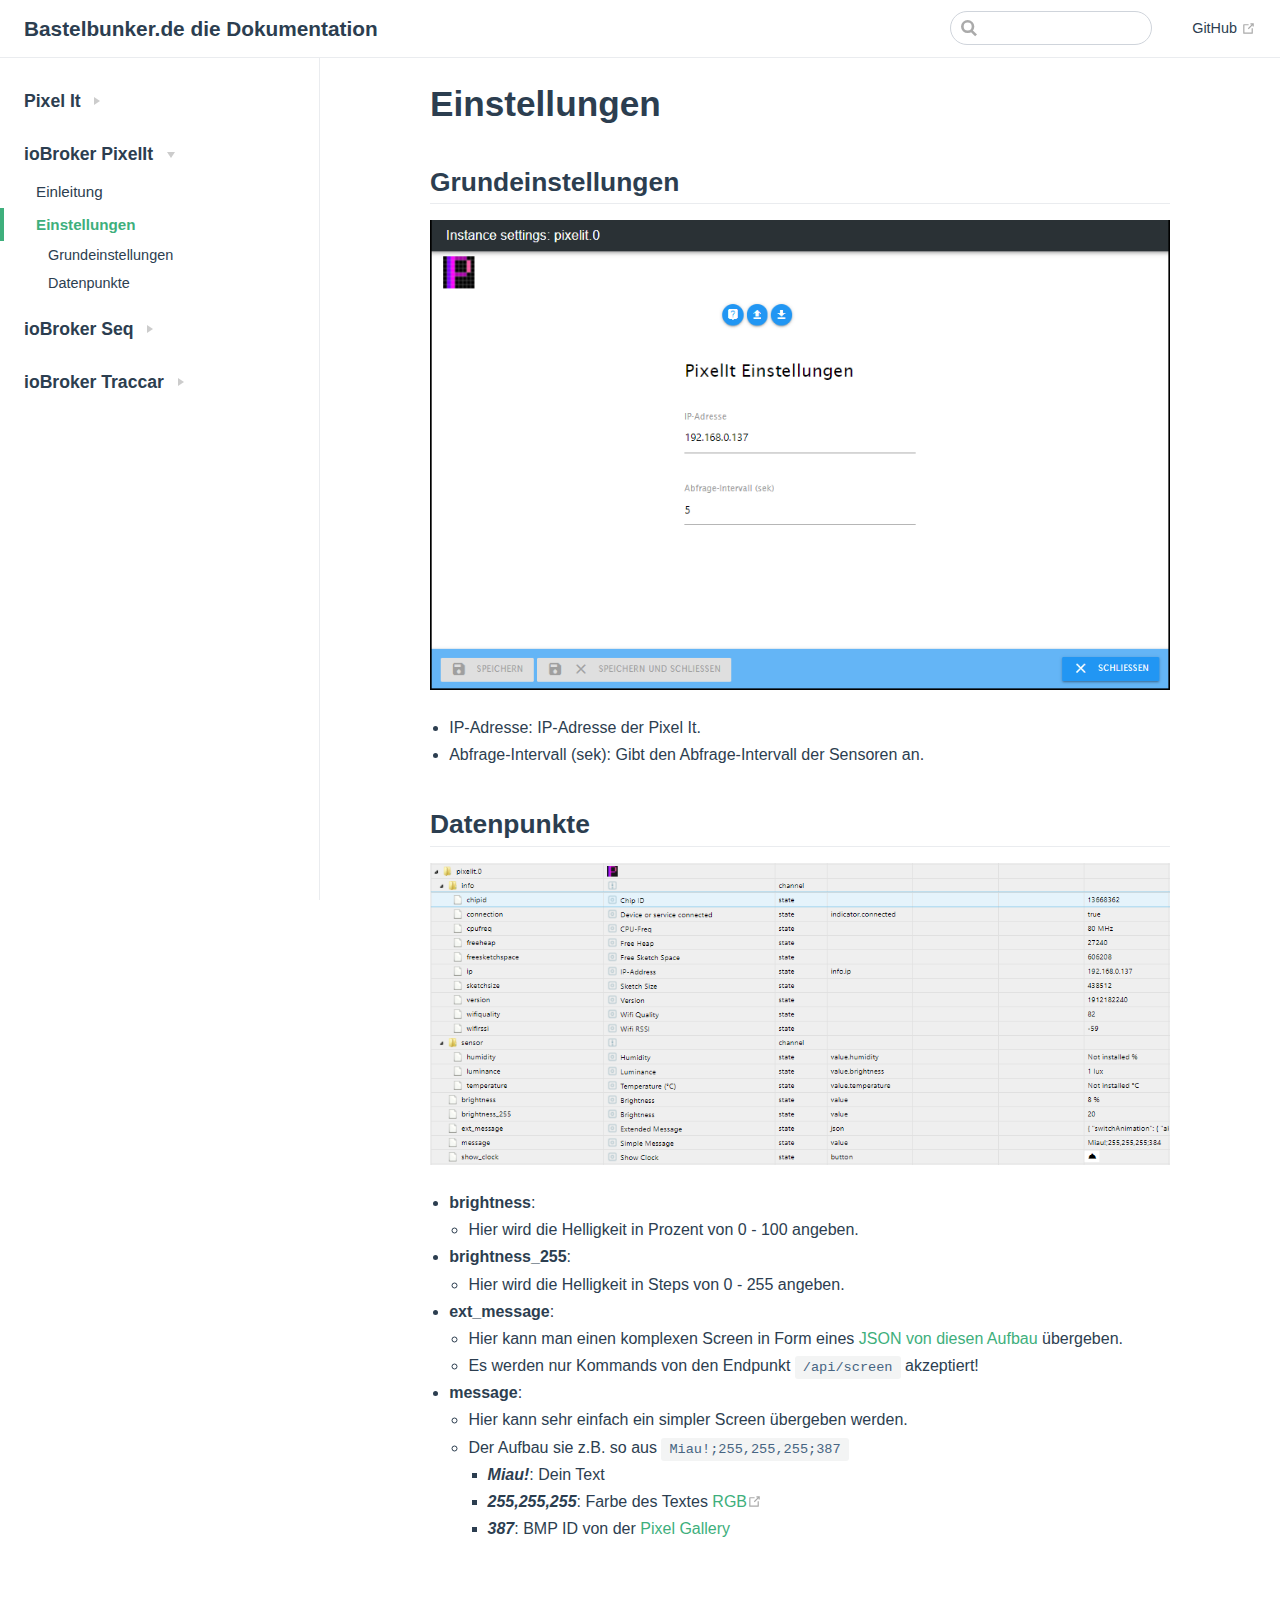
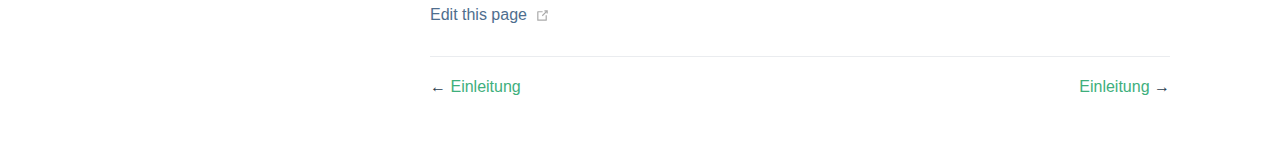
<file: ioBroker_pixelit/options.html>
<!DOCTYPE html>
<html lang="en-US">
  <head>
    <meta charset="utf-8">
    <meta name="viewport" content="width=device-width,initial-scale=1">
    <title>Einstellungen | Bastelbunker.de die Dokumentation</title>
    <meta name="generator" content="VuePress 1.8.2">
    
    <meta name="description" content="Bastelbunkers Dokumentation">
    <meta name="theme-color" content="#3eaf7c">
    <meta name="apple-mobile-web-app-capable" content="yes">
    <meta name="apple-mobile-web-app-status-bar-style" content="black">
    
    <link rel="preload" href="/assets/css/0.styles.25f2d5f5.css" as="style"><link rel="preload" href="/assets/js/app.7a32a069.js" as="script"><link rel="preload" href="/assets/js/2.17923547.js" as="script"><link rel="preload" href="/assets/js/9.d1ab20ce.js" as="script"><link rel="prefetch" href="/assets/js/10.fb5a926d.js"><link rel="prefetch" href="/assets/js/11.641b58ac.js"><link rel="prefetch" href="/assets/js/12.ab315b06.js"><link rel="prefetch" href="/assets/js/13.e23e4f0c.js"><link rel="prefetch" href="/assets/js/14.9d90ccdb.js"><link rel="prefetch" href="/assets/js/15.570d0329.js"><link rel="prefetch" href="/assets/js/16.62a73653.js"><link rel="prefetch" href="/assets/js/17.3be326ca.js"><link rel="prefetch" href="/assets/js/18.1c9d350c.js"><link rel="prefetch" href="/assets/js/3.52d2c28d.js"><link rel="prefetch" href="/assets/js/4.bef6422d.js"><link rel="prefetch" href="/assets/js/5.0aa92f6a.js"><link rel="prefetch" href="/assets/js/6.152dcd38.js"><link rel="prefetch" href="/assets/js/7.d4ba90ae.js"><link rel="prefetch" href="/assets/js/8.eb2dd351.js">
    <link rel="stylesheet" href="/assets/css/0.styles.25f2d5f5.css">
  </head>
  <body>
    <div id="app" data-server-rendered="true"><div class="theme-container"><header class="navbar"><div class="sidebar-button"><svg xmlns="http://www.w3.org/2000/svg" aria-hidden="true" role="img" viewBox="0 0 448 512" class="icon"><path fill="currentColor" d="M436 124H12c-6.627 0-12-5.373-12-12V80c0-6.627 5.373-12 12-12h424c6.627 0 12 5.373 12 12v32c0 6.627-5.373 12-12 12zm0 160H12c-6.627 0-12-5.373-12-12v-32c0-6.627 5.373-12 12-12h424c6.627 0 12 5.373 12 12v32c0 6.627-5.373 12-12 12zm0 160H12c-6.627 0-12-5.373-12-12v-32c0-6.627 5.373-12 12-12h424c6.627 0 12 5.373 12 12v32c0 6.627-5.373 12-12 12z"></path></svg></div> <a href="/" class="home-link router-link-active"><!----> <span class="site-name">Bastelbunker.de die Dokumentation</span></a> <div class="links"><div class="search-box"><input aria-label="Search" autocomplete="off" spellcheck="false" value=""> <!----></div> <nav class="nav-links can-hide"> <a href="https://github.com/o0shojo0o/doc" target="_blank" rel="noopener noreferrer" class="repo-link">
    GitHub
    <span><svg xmlns="http://www.w3.org/2000/svg" aria-hidden="true" focusable="false" x="0px" y="0px" viewBox="0 0 100 100" width="15" height="15" class="icon outbound"><path fill="currentColor" d="M18.8,85.1h56l0,0c2.2,0,4-1.8,4-4v-32h-8v28h-48v-48h28v-8h-32l0,0c-2.2,0-4,1.8-4,4v56C14.8,83.3,16.6,85.1,18.8,85.1z"></path> <polygon fill="currentColor" points="45.7,48.7 51.3,54.3 77.2,28.5 77.2,37.2 85.2,37.2 85.2,14.9 62.8,14.9 62.8,22.9 71.5,22.9"></polygon></svg> <span class="sr-only">(opens new window)</span></span></a></nav></div></header> <div class="sidebar-mask"></div> <aside class="sidebar"><nav class="nav-links"> <a href="https://github.com/o0shojo0o/doc" target="_blank" rel="noopener noreferrer" class="repo-link">
    GitHub
    <span><svg xmlns="http://www.w3.org/2000/svg" aria-hidden="true" focusable="false" x="0px" y="0px" viewBox="0 0 100 100" width="15" height="15" class="icon outbound"><path fill="currentColor" d="M18.8,85.1h56l0,0c2.2,0,4-1.8,4-4v-32h-8v28h-48v-48h28v-8h-32l0,0c-2.2,0-4,1.8-4,4v56C14.8,83.3,16.6,85.1,18.8,85.1z"></path> <polygon fill="currentColor" points="45.7,48.7 51.3,54.3 77.2,28.5 77.2,37.2 85.2,37.2 85.2,14.9 62.8,14.9 62.8,22.9 71.5,22.9"></polygon></svg> <span class="sr-only">(opens new window)</span></span></a></nav>  <ul class="sidebar-links"><li><section class="sidebar-group collapsable depth-0"><a href="/pixelit" class="sidebar-heading clickable"><span>Pixel It</span> <span class="arrow right"></span></a> <!----></section></li><li><section class="sidebar-group collapsable depth-0"><a href="/ioBroker_pixelit" class="sidebar-heading clickable router-link-active open"><span>ioBroker PixelIt</span> <span class="arrow down"></span></a> <ul class="sidebar-links sidebar-group-items"><li><a href="/ioBroker_pixelit/" aria-current="page" class="sidebar-link">Einleitung</a></li><li><a href="/ioBroker_pixelit/options.html" aria-current="page" class="active sidebar-link">Einstellungen</a><ul class="sidebar-sub-headers"><li class="sidebar-sub-header"><a href="/ioBroker_pixelit/options.html#grundeinstellungen" class="sidebar-link">Grundeinstellungen</a></li><li class="sidebar-sub-header"><a href="/ioBroker_pixelit/options.html#datenpunkte" class="sidebar-link">Datenpunkte</a></li></ul></li></ul></section></li><li><section class="sidebar-group collapsable depth-0"><a href="/ioBroker_seq" class="sidebar-heading clickable"><span>ioBroker Seq</span> <span class="arrow right"></span></a> <!----></section></li><li><section class="sidebar-group collapsable depth-0"><a href="/ioBroker_traccar" class="sidebar-heading clickable"><span>ioBroker Traccar</span> <span class="arrow right"></span></a> <!----></section></li></ul> </aside> <main class="page"> <div class="theme-default-content content__default"><h1 id="einstellungen"><a href="#einstellungen" class="header-anchor">#</a> Einstellungen</h1> <h2 id="grundeinstellungen"><a href="#grundeinstellungen" class="header-anchor">#</a> Grundeinstellungen</h2> <p><img src="/iobroker_pixelIt_config.png" alt=""></p> <ul><li>IP-Adresse: IP-Adresse der Pixel It.</li> <li>Abfrage-Intervall (sek): Gibt den Abfrage-Intervall der Sensoren an.</li></ul> <h2 id="datenpunkte"><a href="#datenpunkte" class="header-anchor">#</a> Datenpunkte</h2> <p><img src="/iobroker_pixelIt_datapoints.png" alt=""></p> <ul><li><strong>brightness</strong>:
<ul><li>Hier wird die Helligkeit in Prozent von 0 - 100 angeben.</li></ul></li> <li><strong>brightness_255</strong>:
<ul><li>Hier wird die Helligkeit in Steps von 0 - 255 angeben.</li></ul></li> <li><strong>ext_message</strong>:
<ul><li>Hier kann man einen komplexen Screen in Form eines <a href="/pixelit/api.html#screen">JSON von diesen Aufbau</a> übergeben.</li> <li>Es werden nur Kommands von den Endpunkt <code>/api/screen</code> akzeptiert!</li></ul></li> <li><strong>message</strong>:
<ul><li>Hier kann sehr einfach ein simpler Screen übergeben werden.</li> <li>Der Aufbau sie z.B. so aus <code>Miau!;255,255,255;387</code> <ul><li><strong><em>Miau!</em></strong>: Dein Text</li> <li><strong><em>255,255,255</em></strong>: Farbe des Textes <a href="https://www.w3schools.com/colors/colors_picker.asp" target="_blank" rel="noopener noreferrer">RGB<span><svg xmlns="http://www.w3.org/2000/svg" aria-hidden="true" focusable="false" x="0px" y="0px" viewBox="0 0 100 100" width="15" height="15" class="icon outbound"><path fill="currentColor" d="M18.8,85.1h56l0,0c2.2,0,4-1.8,4-4v-32h-8v28h-48v-48h28v-8h-32l0,0c-2.2,0-4,1.8-4,4v56C14.8,83.3,16.6,85.1,18.8,85.1z"></path> <polygon fill="currentColor" points="45.7,48.7 51.3,54.3 77.2,28.5 77.2,37.2 85.2,37.2 85.2,14.9 62.8,14.9 62.8,22.9 71.5,22.9"></polygon></svg> <span class="sr-only">(opens new window)</span></span></a></li> <li><strong><em>387</em></strong>: BMP ID von der <a href="/pixelit/tools.html#pixel-gallery">Pixel Gallery</a></li></ul></li></ul></li></ul></div> <footer class="page-edit"><div class="edit-link"><a href="https://github.com/o0shojo0o/doc/edit/master/src/ioBroker_pixelit/options.md" target="_blank" rel="noopener noreferrer">Edit this page</a> <span><svg xmlns="http://www.w3.org/2000/svg" aria-hidden="true" focusable="false" x="0px" y="0px" viewBox="0 0 100 100" width="15" height="15" class="icon outbound"><path fill="currentColor" d="M18.8,85.1h56l0,0c2.2,0,4-1.8,4-4v-32h-8v28h-48v-48h28v-8h-32l0,0c-2.2,0-4,1.8-4,4v56C14.8,83.3,16.6,85.1,18.8,85.1z"></path> <polygon fill="currentColor" points="45.7,48.7 51.3,54.3 77.2,28.5 77.2,37.2 85.2,37.2 85.2,14.9 62.8,14.9 62.8,22.9 71.5,22.9"></polygon></svg> <span class="sr-only">(opens new window)</span></span></div> <!----></footer> <div class="page-nav"><p class="inner"><span class="prev">
      ←
      <a href="/ioBroker_pixelit/" class="prev router-link-active">
        Einleitung
      </a></span> <span class="next"><a href="/ioBroker_seq/">
        Einleitung
      </a>
      →
    </span></p></div> </main></div><div class="global-ui"><!----></div></div>
    <script src="/assets/js/app.7a32a069.js" defer></script><script src="/assets/js/2.17923547.js" defer></script><script src="/assets/js/9.d1ab20ce.js" defer></script>
  </body>
</html>
</file>
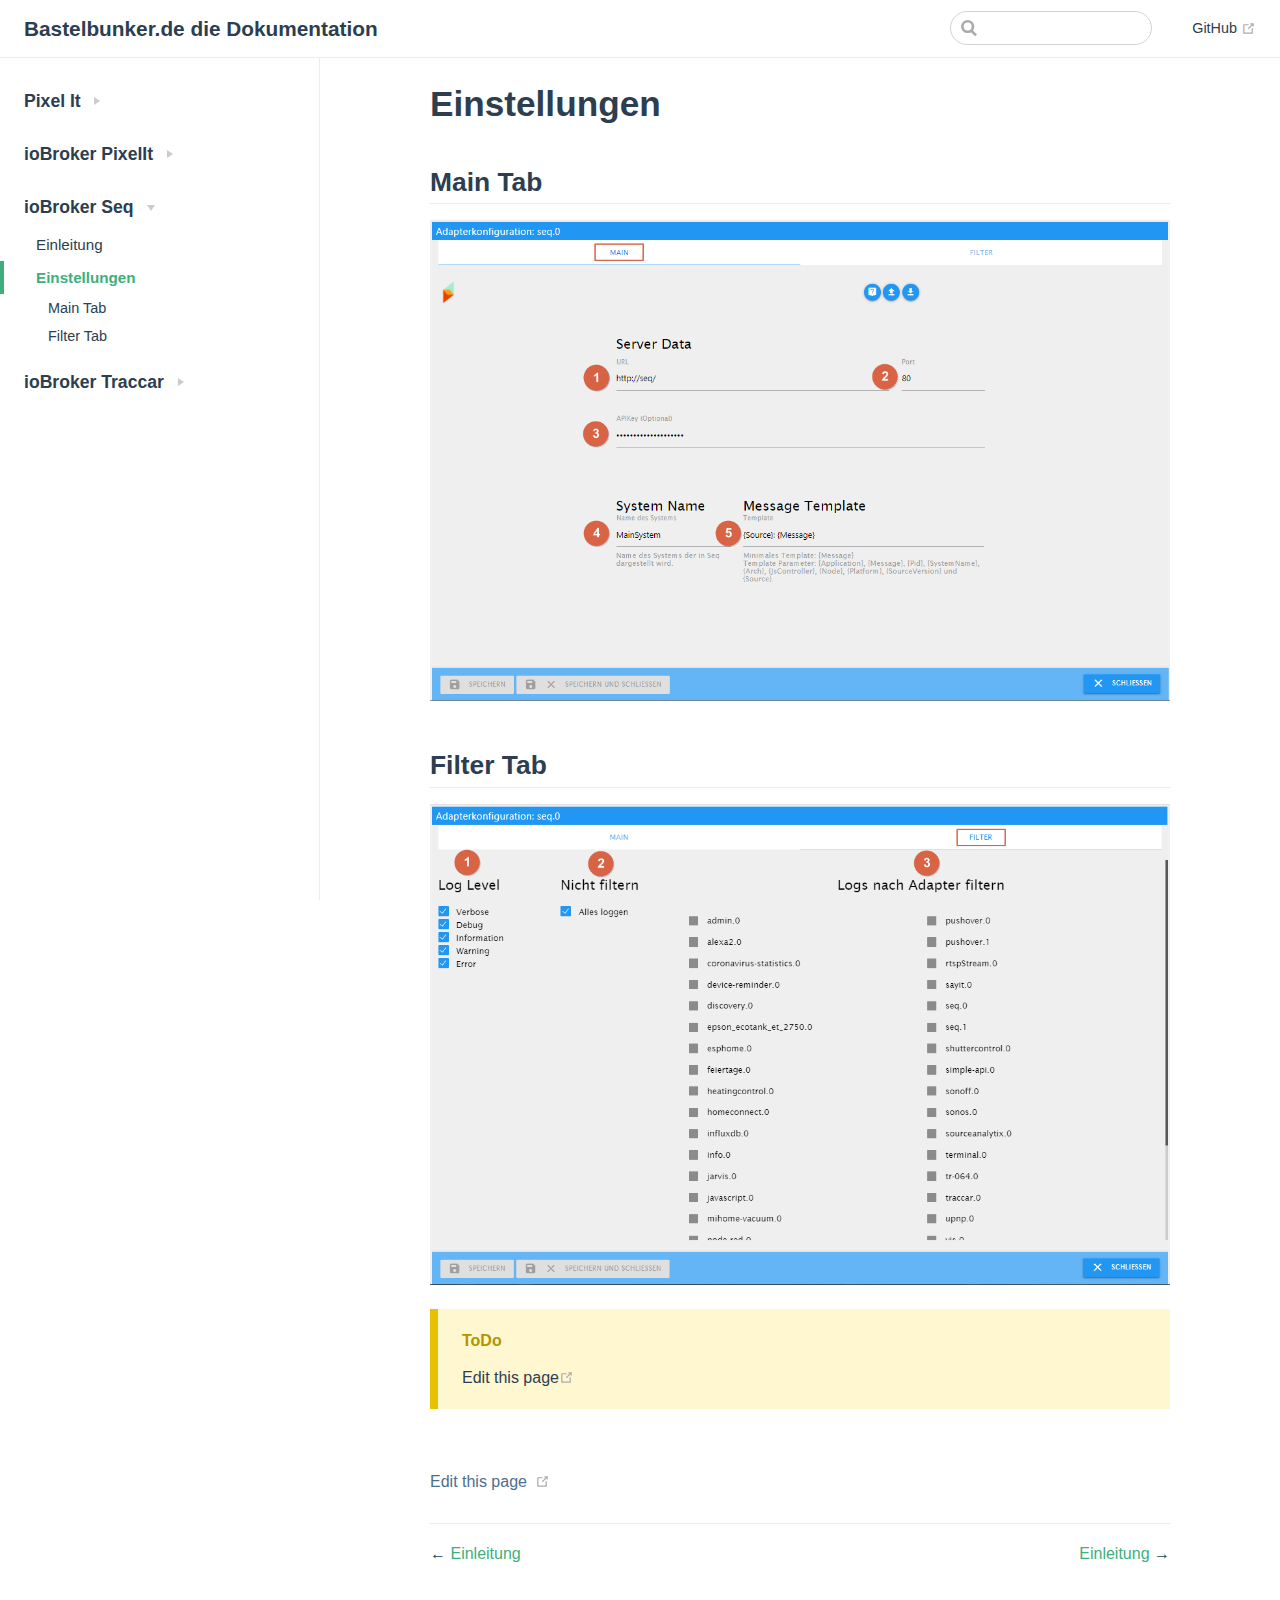
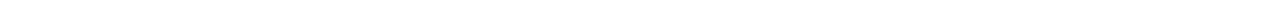
<file: ioBroker_seq/options.html>
<!DOCTYPE html>
<html lang="en-US">
  <head>
    <meta charset="utf-8">
    <meta name="viewport" content="width=device-width,initial-scale=1">
    <title>Einstellungen | Bastelbunker.de die Dokumentation</title>
    <meta name="generator" content="VuePress 1.8.2">
    
    <meta name="description" content="Bastelbunkers Dokumentation">
    <meta name="theme-color" content="#3eaf7c">
    <meta name="apple-mobile-web-app-capable" content="yes">
    <meta name="apple-mobile-web-app-status-bar-style" content="black">
    
    <link rel="preload" href="/assets/css/0.styles.25f2d5f5.css" as="style"><link rel="preload" href="/assets/js/app.7a32a069.js" as="script"><link rel="preload" href="/assets/js/2.17923547.js" as="script"><link rel="preload" href="/assets/js/11.641b58ac.js" as="script"><link rel="prefetch" href="/assets/js/10.fb5a926d.js"><link rel="prefetch" href="/assets/js/12.ab315b06.js"><link rel="prefetch" href="/assets/js/13.e23e4f0c.js"><link rel="prefetch" href="/assets/js/14.9d90ccdb.js"><link rel="prefetch" href="/assets/js/15.570d0329.js"><link rel="prefetch" href="/assets/js/16.62a73653.js"><link rel="prefetch" href="/assets/js/17.3be326ca.js"><link rel="prefetch" href="/assets/js/18.1c9d350c.js"><link rel="prefetch" href="/assets/js/3.52d2c28d.js"><link rel="prefetch" href="/assets/js/4.bef6422d.js"><link rel="prefetch" href="/assets/js/5.0aa92f6a.js"><link rel="prefetch" href="/assets/js/6.152dcd38.js"><link rel="prefetch" href="/assets/js/7.d4ba90ae.js"><link rel="prefetch" href="/assets/js/8.eb2dd351.js"><link rel="prefetch" href="/assets/js/9.d1ab20ce.js">
    <link rel="stylesheet" href="/assets/css/0.styles.25f2d5f5.css">
  </head>
  <body>
    <div id="app" data-server-rendered="true"><div class="theme-container"><header class="navbar"><div class="sidebar-button"><svg xmlns="http://www.w3.org/2000/svg" aria-hidden="true" role="img" viewBox="0 0 448 512" class="icon"><path fill="currentColor" d="M436 124H12c-6.627 0-12-5.373-12-12V80c0-6.627 5.373-12 12-12h424c6.627 0 12 5.373 12 12v32c0 6.627-5.373 12-12 12zm0 160H12c-6.627 0-12-5.373-12-12v-32c0-6.627 5.373-12 12-12h424c6.627 0 12 5.373 12 12v32c0 6.627-5.373 12-12 12zm0 160H12c-6.627 0-12-5.373-12-12v-32c0-6.627 5.373-12 12-12h424c6.627 0 12 5.373 12 12v32c0 6.627-5.373 12-12 12z"></path></svg></div> <a href="/" class="home-link router-link-active"><!----> <span class="site-name">Bastelbunker.de die Dokumentation</span></a> <div class="links"><div class="search-box"><input aria-label="Search" autocomplete="off" spellcheck="false" value=""> <!----></div> <nav class="nav-links can-hide"> <a href="https://github.com/o0shojo0o/doc" target="_blank" rel="noopener noreferrer" class="repo-link">
    GitHub
    <span><svg xmlns="http://www.w3.org/2000/svg" aria-hidden="true" focusable="false" x="0px" y="0px" viewBox="0 0 100 100" width="15" height="15" class="icon outbound"><path fill="currentColor" d="M18.8,85.1h56l0,0c2.2,0,4-1.8,4-4v-32h-8v28h-48v-48h28v-8h-32l0,0c-2.2,0-4,1.8-4,4v56C14.8,83.3,16.6,85.1,18.8,85.1z"></path> <polygon fill="currentColor" points="45.7,48.7 51.3,54.3 77.2,28.5 77.2,37.2 85.2,37.2 85.2,14.9 62.8,14.9 62.8,22.9 71.5,22.9"></polygon></svg> <span class="sr-only">(opens new window)</span></span></a></nav></div></header> <div class="sidebar-mask"></div> <aside class="sidebar"><nav class="nav-links"> <a href="https://github.com/o0shojo0o/doc" target="_blank" rel="noopener noreferrer" class="repo-link">
    GitHub
    <span><svg xmlns="http://www.w3.org/2000/svg" aria-hidden="true" focusable="false" x="0px" y="0px" viewBox="0 0 100 100" width="15" height="15" class="icon outbound"><path fill="currentColor" d="M18.8,85.1h56l0,0c2.2,0,4-1.8,4-4v-32h-8v28h-48v-48h28v-8h-32l0,0c-2.2,0-4,1.8-4,4v56C14.8,83.3,16.6,85.1,18.8,85.1z"></path> <polygon fill="currentColor" points="45.7,48.7 51.3,54.3 77.2,28.5 77.2,37.2 85.2,37.2 85.2,14.9 62.8,14.9 62.8,22.9 71.5,22.9"></polygon></svg> <span class="sr-only">(opens new window)</span></span></a></nav>  <ul class="sidebar-links"><li><section class="sidebar-group collapsable depth-0"><a href="/pixelit" class="sidebar-heading clickable"><span>Pixel It</span> <span class="arrow right"></span></a> <!----></section></li><li><section class="sidebar-group collapsable depth-0"><a href="/ioBroker_pixelit" class="sidebar-heading clickable"><span>ioBroker PixelIt</span> <span class="arrow right"></span></a> <!----></section></li><li><section class="sidebar-group collapsable depth-0"><a href="/ioBroker_seq" class="sidebar-heading clickable router-link-active open"><span>ioBroker Seq</span> <span class="arrow down"></span></a> <ul class="sidebar-links sidebar-group-items"><li><a href="/ioBroker_seq/" aria-current="page" class="sidebar-link">Einleitung</a></li><li><a href="/ioBroker_seq/options.html" aria-current="page" class="active sidebar-link">Einstellungen</a><ul class="sidebar-sub-headers"><li class="sidebar-sub-header"><a href="/ioBroker_seq/options.html#main-tab" class="sidebar-link">Main Tab</a></li><li class="sidebar-sub-header"><a href="/ioBroker_seq/options.html#filter-tab" class="sidebar-link">Filter Tab</a></li></ul></li></ul></section></li><li><section class="sidebar-group collapsable depth-0"><a href="/ioBroker_traccar" class="sidebar-heading clickable"><span>ioBroker Traccar</span> <span class="arrow right"></span></a> <!----></section></li></ul> </aside> <main class="page"> <div class="theme-default-content content__default"><h1 id="einstellungen"><a href="#einstellungen" class="header-anchor">#</a> Einstellungen</h1> <h2 id="main-tab"><a href="#main-tab" class="header-anchor">#</a> Main Tab</h2> <p><img src="/iobroker_seq_main.png" alt=""></p> <h2 id="filter-tab"><a href="#filter-tab" class="header-anchor">#</a> Filter Tab</h2> <p><img src="/iobroker_seq_filter.png" alt=""></p> <div class="custom-block warning"><p class="custom-block-title">ToDo</p> <p><a href="https://github.com/o0shojo0o/doc/edit/master/src/ioBroker_seq/options.md" target="_blank" rel="noopener noreferrer">Edit this page<span><svg xmlns="http://www.w3.org/2000/svg" aria-hidden="true" focusable="false" x="0px" y="0px" viewBox="0 0 100 100" width="15" height="15" class="icon outbound"><path fill="currentColor" d="M18.8,85.1h56l0,0c2.2,0,4-1.8,4-4v-32h-8v28h-48v-48h28v-8h-32l0,0c-2.2,0-4,1.8-4,4v56C14.8,83.3,16.6,85.1,18.8,85.1z"></path> <polygon fill="currentColor" points="45.7,48.7 51.3,54.3 77.2,28.5 77.2,37.2 85.2,37.2 85.2,14.9 62.8,14.9 62.8,22.9 71.5,22.9"></polygon></svg> <span class="sr-only">(opens new window)</span></span></a></p></div></div> <footer class="page-edit"><div class="edit-link"><a href="https://github.com/o0shojo0o/doc/edit/master/src/ioBroker_seq/options.md" target="_blank" rel="noopener noreferrer">Edit this page</a> <span><svg xmlns="http://www.w3.org/2000/svg" aria-hidden="true" focusable="false" x="0px" y="0px" viewBox="0 0 100 100" width="15" height="15" class="icon outbound"><path fill="currentColor" d="M18.8,85.1h56l0,0c2.2,0,4-1.8,4-4v-32h-8v28h-48v-48h28v-8h-32l0,0c-2.2,0-4,1.8-4,4v56C14.8,83.3,16.6,85.1,18.8,85.1z"></path> <polygon fill="currentColor" points="45.7,48.7 51.3,54.3 77.2,28.5 77.2,37.2 85.2,37.2 85.2,14.9 62.8,14.9 62.8,22.9 71.5,22.9"></polygon></svg> <span class="sr-only">(opens new window)</span></span></div> <!----></footer> <div class="page-nav"><p class="inner"><span class="prev">
      ←
      <a href="/ioBroker_seq/" class="prev router-link-active">
        Einleitung
      </a></span> <span class="next"><a href="/ioBroker_traccar/">
        Einleitung
      </a>
      →
    </span></p></div> </main></div><div class="global-ui"><!----></div></div>
    <script src="/assets/js/app.7a32a069.js" defer></script><script src="/assets/js/2.17923547.js" defer></script><script src="/assets/js/11.641b58ac.js" defer></script>
  </body>
</html>
</file>
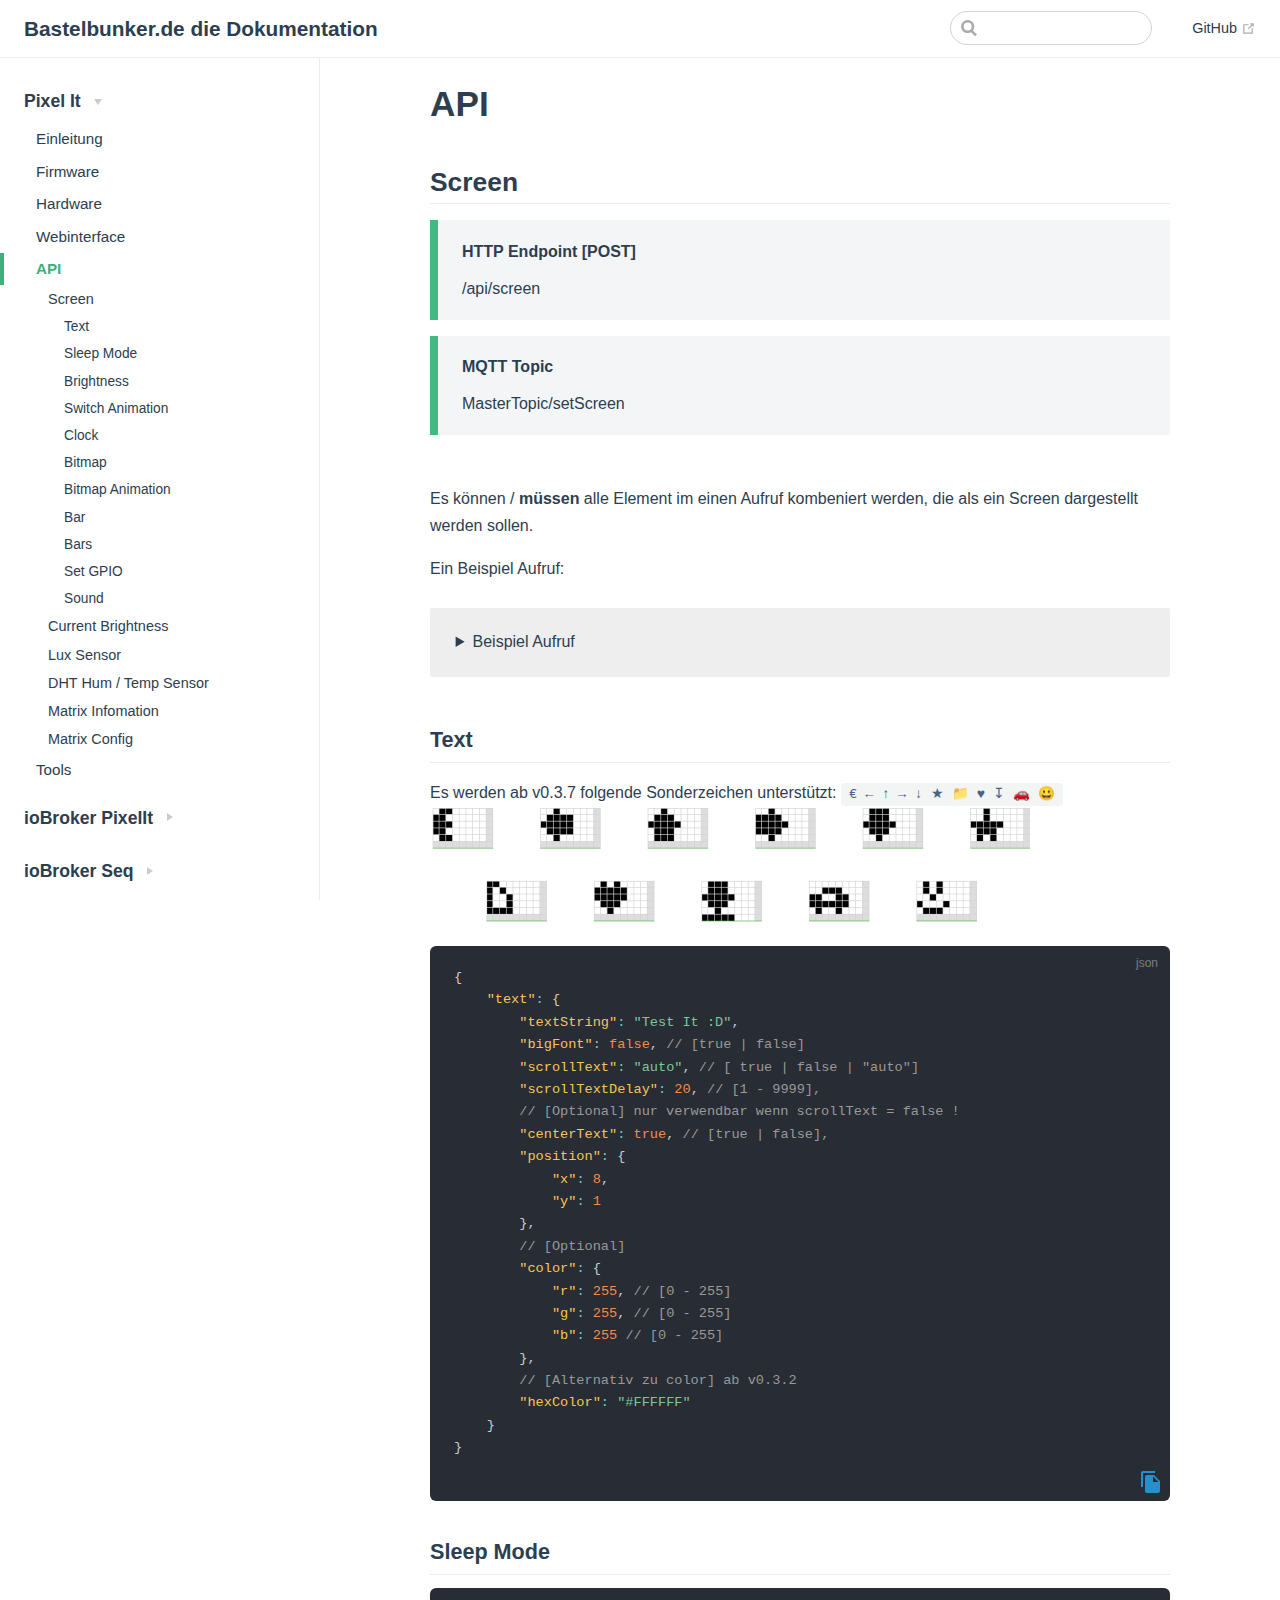
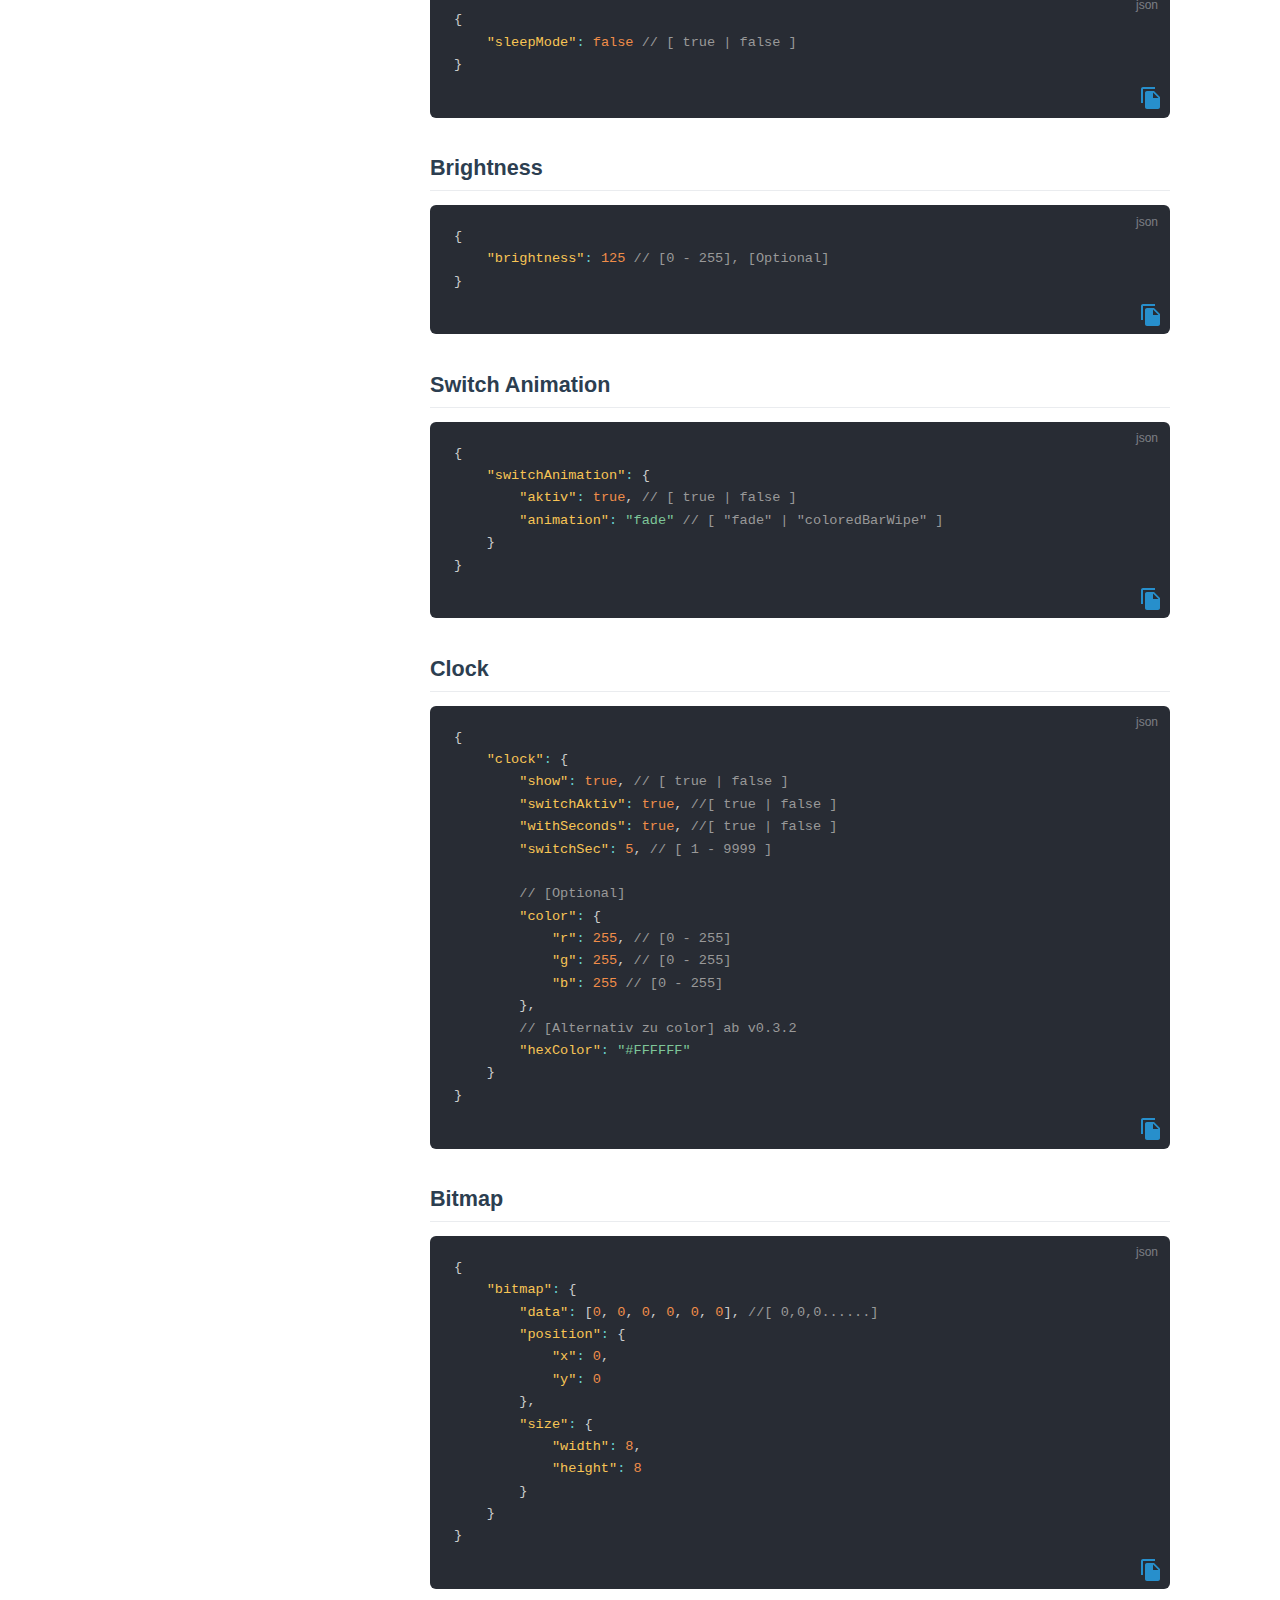
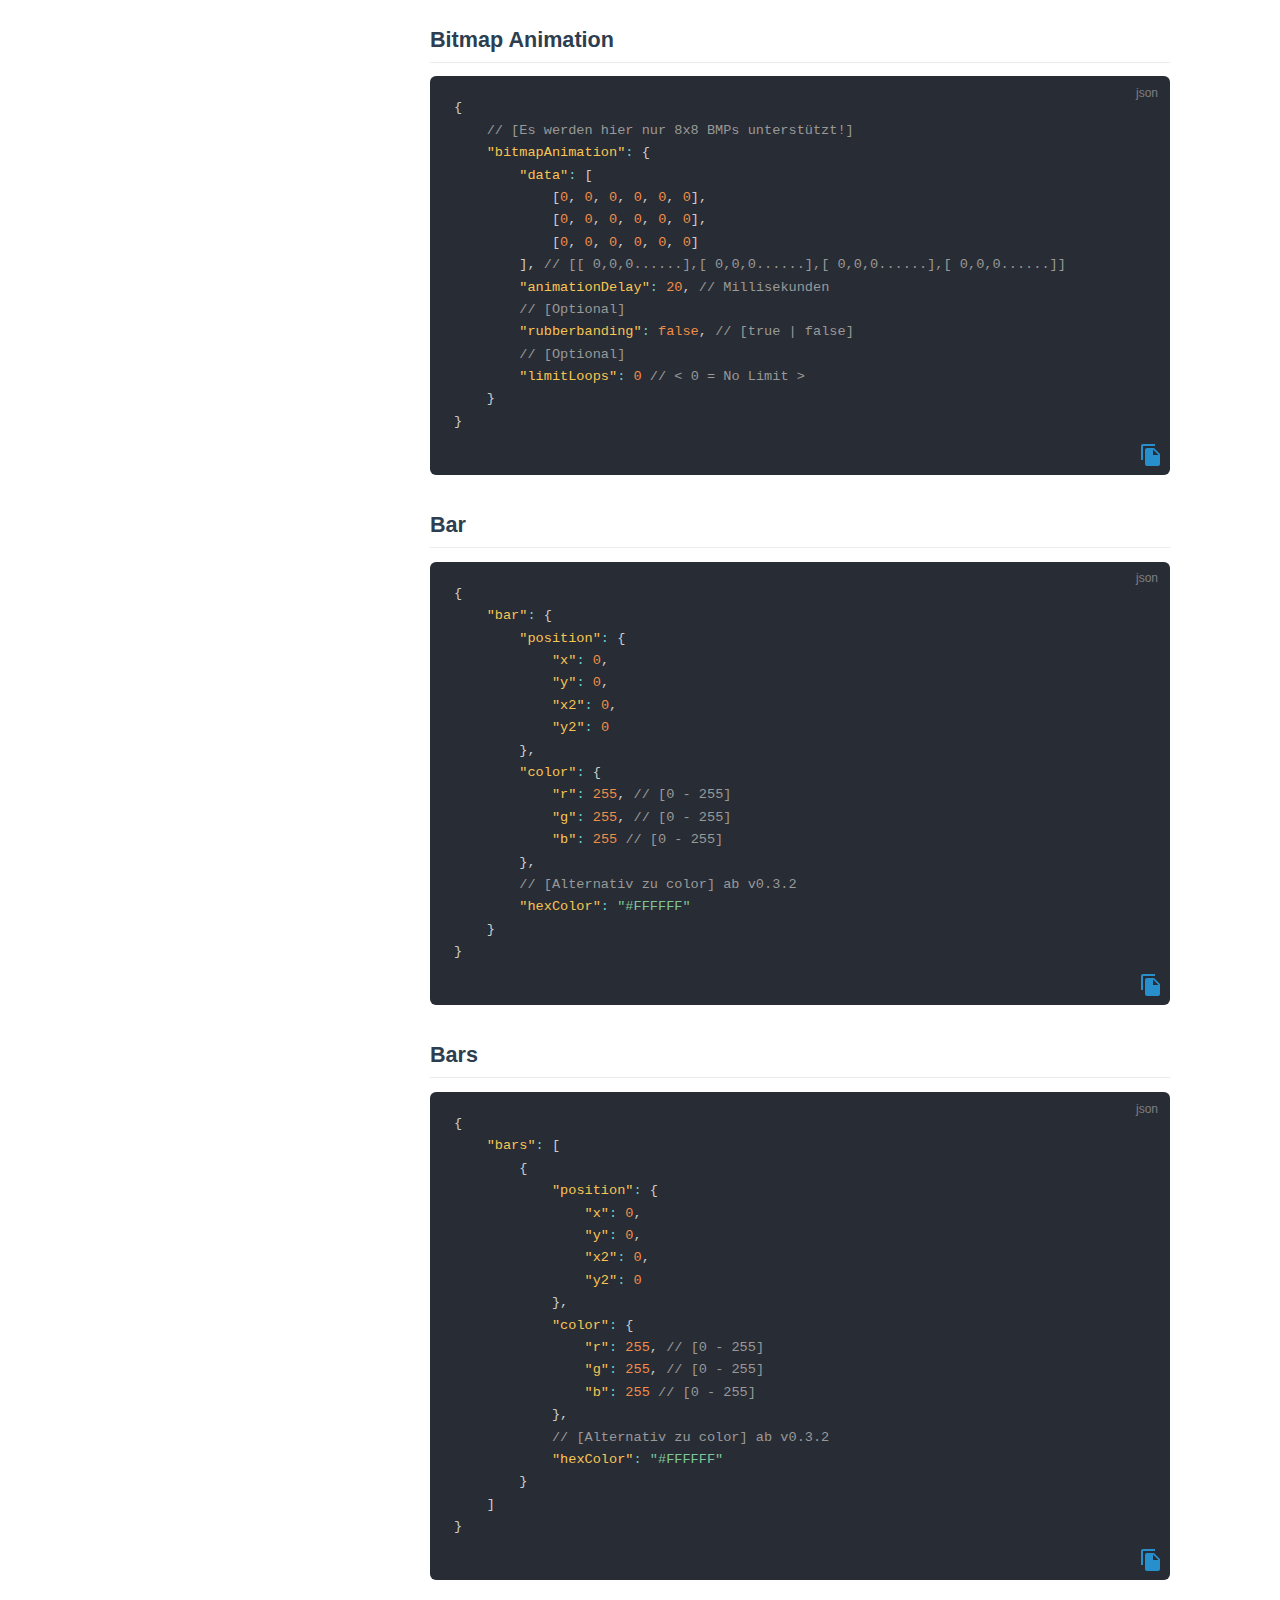
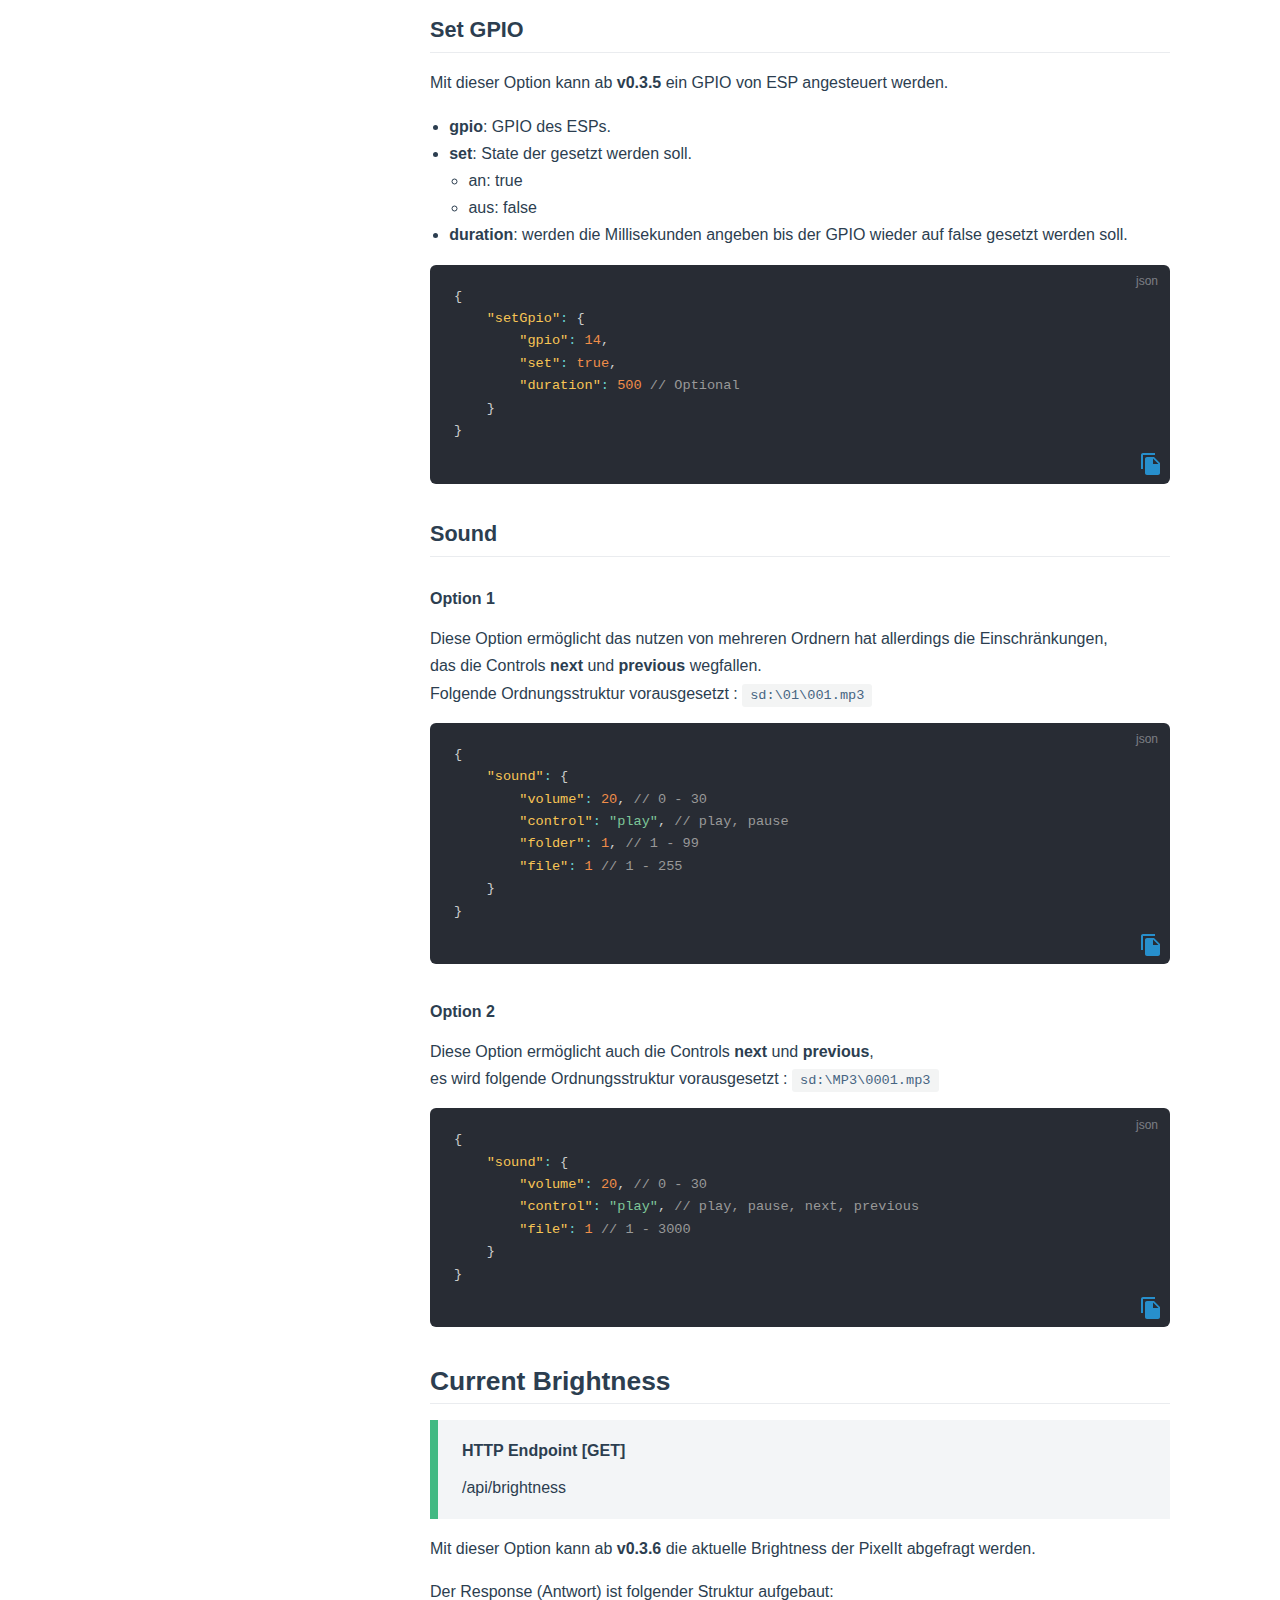
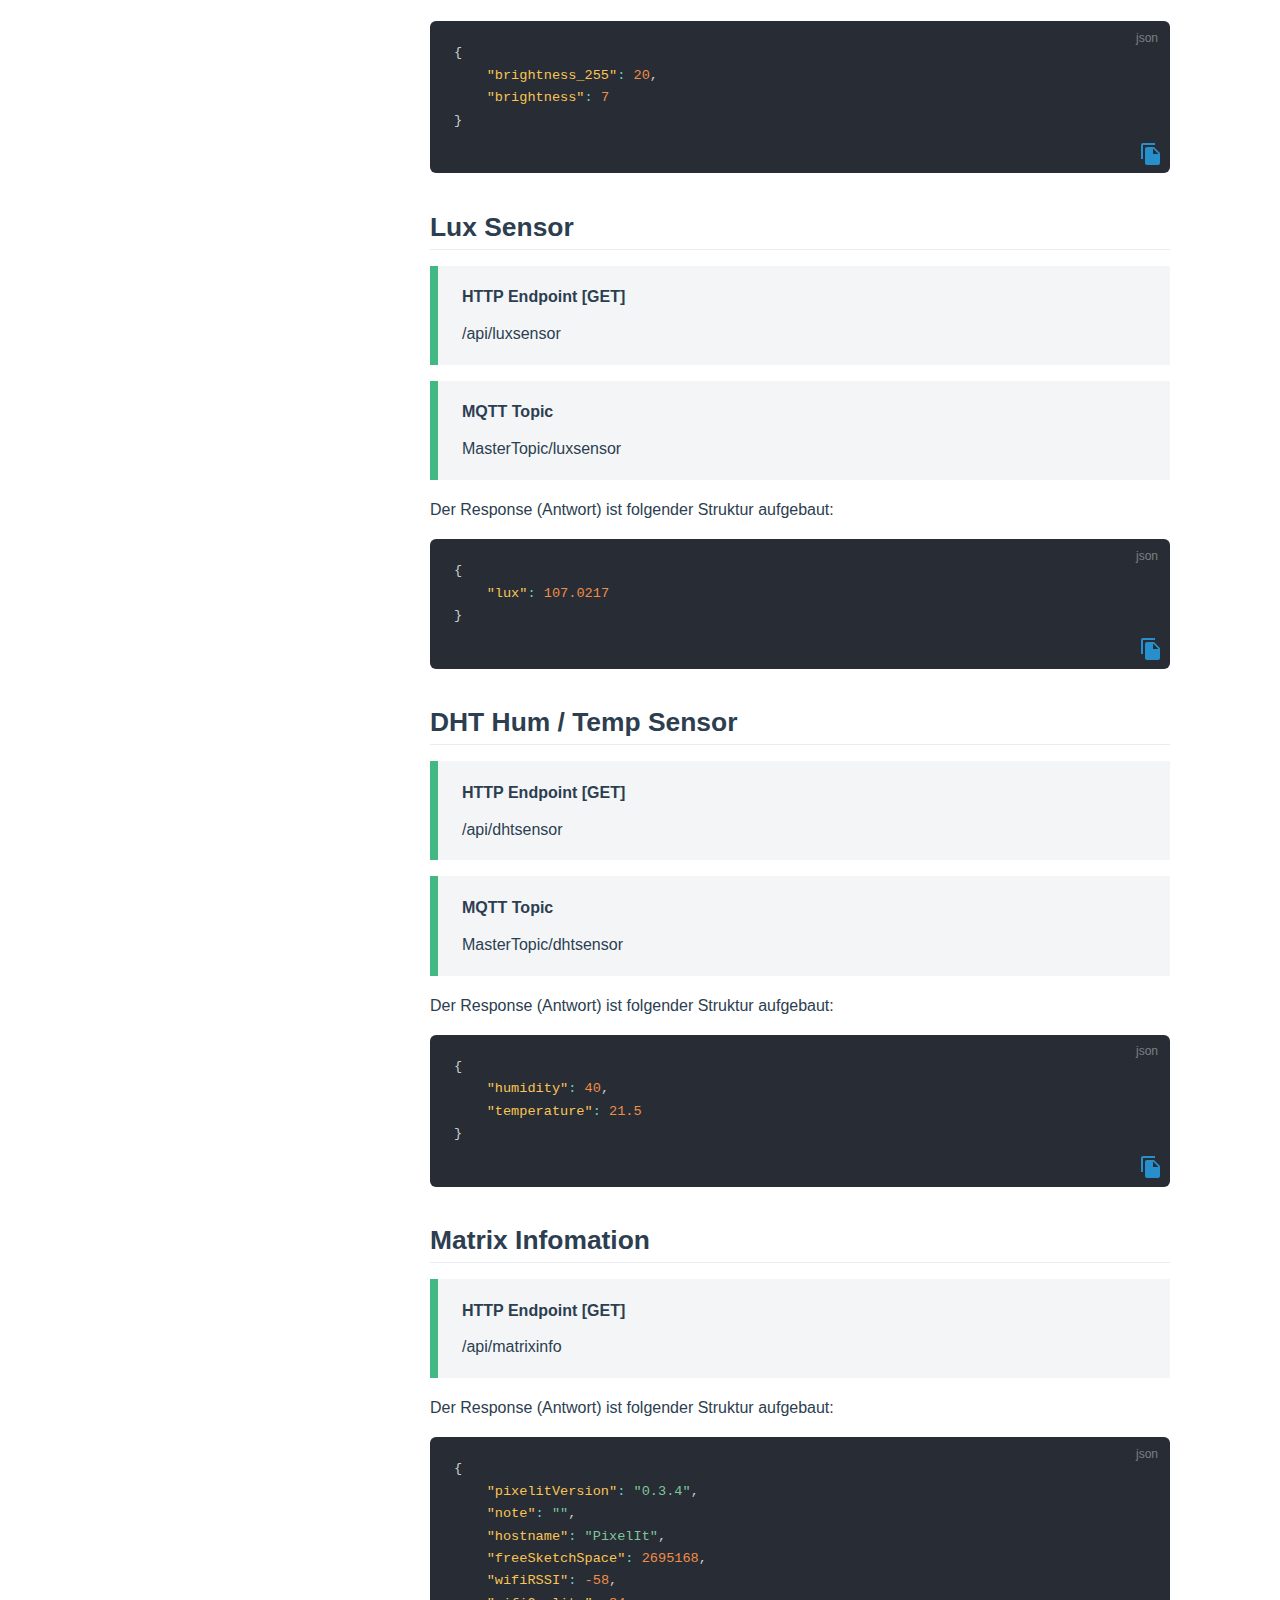
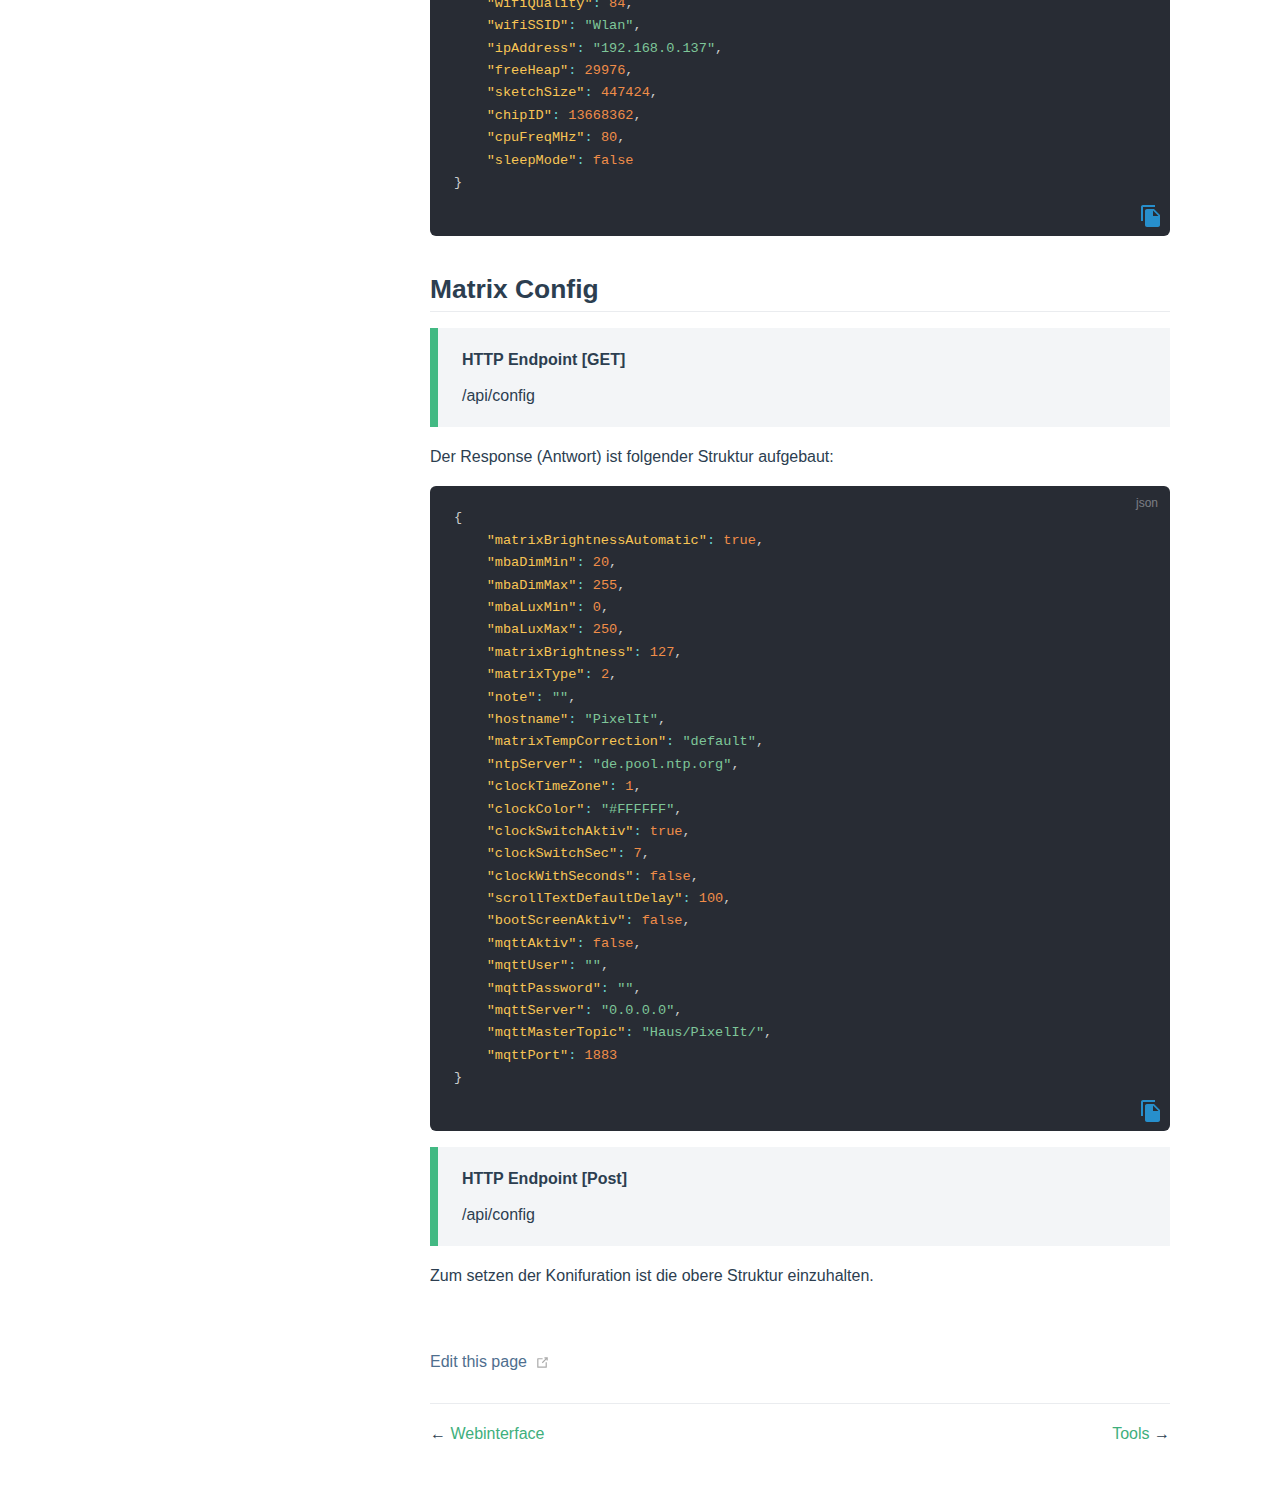
<file: pixelit/api.html>
<!DOCTYPE html>
<html lang="en-US">
  <head>
    <meta charset="utf-8">
    <meta name="viewport" content="width=device-width,initial-scale=1">
    <title>API | Bastelbunker.de die Dokumentation</title>
    <meta name="generator" content="VuePress 1.8.2">
    
    <meta name="description" content="Bastelbunkers Dokumentation">
    <meta name="theme-color" content="#3eaf7c">
    <meta name="apple-mobile-web-app-capable" content="yes">
    <meta name="apple-mobile-web-app-status-bar-style" content="black">
    
    <link rel="preload" href="/assets/css/0.styles.25f2d5f5.css" as="style"><link rel="preload" href="/assets/js/app.7a32a069.js" as="script"><link rel="preload" href="/assets/js/2.17923547.js" as="script"><link rel="preload" href="/assets/js/13.e23e4f0c.js" as="script"><link rel="prefetch" href="/assets/js/10.fb5a926d.js"><link rel="prefetch" href="/assets/js/11.641b58ac.js"><link rel="prefetch" href="/assets/js/12.ab315b06.js"><link rel="prefetch" href="/assets/js/14.9d90ccdb.js"><link rel="prefetch" href="/assets/js/15.570d0329.js"><link rel="prefetch" href="/assets/js/16.62a73653.js"><link rel="prefetch" href="/assets/js/17.3be326ca.js"><link rel="prefetch" href="/assets/js/18.1c9d350c.js"><link rel="prefetch" href="/assets/js/3.52d2c28d.js"><link rel="prefetch" href="/assets/js/4.bef6422d.js"><link rel="prefetch" href="/assets/js/5.0aa92f6a.js"><link rel="prefetch" href="/assets/js/6.152dcd38.js"><link rel="prefetch" href="/assets/js/7.d4ba90ae.js"><link rel="prefetch" href="/assets/js/8.eb2dd351.js"><link rel="prefetch" href="/assets/js/9.d1ab20ce.js">
    <link rel="stylesheet" href="/assets/css/0.styles.25f2d5f5.css">
  </head>
  <body>
    <div id="app" data-server-rendered="true"><div class="theme-container"><header class="navbar"><div class="sidebar-button"><svg xmlns="http://www.w3.org/2000/svg" aria-hidden="true" role="img" viewBox="0 0 448 512" class="icon"><path fill="currentColor" d="M436 124H12c-6.627 0-12-5.373-12-12V80c0-6.627 5.373-12 12-12h424c6.627 0 12 5.373 12 12v32c0 6.627-5.373 12-12 12zm0 160H12c-6.627 0-12-5.373-12-12v-32c0-6.627 5.373-12 12-12h424c6.627 0 12 5.373 12 12v32c0 6.627-5.373 12-12 12zm0 160H12c-6.627 0-12-5.373-12-12v-32c0-6.627 5.373-12 12-12h424c6.627 0 12 5.373 12 12v32c0 6.627-5.373 12-12 12z"></path></svg></div> <a href="/" class="home-link router-link-active"><!----> <span class="site-name">Bastelbunker.de die Dokumentation</span></a> <div class="links"><div class="search-box"><input aria-label="Search" autocomplete="off" spellcheck="false" value=""> <!----></div> <nav class="nav-links can-hide"> <a href="https://github.com/o0shojo0o/doc" target="_blank" rel="noopener noreferrer" class="repo-link">
    GitHub
    <span><svg xmlns="http://www.w3.org/2000/svg" aria-hidden="true" focusable="false" x="0px" y="0px" viewBox="0 0 100 100" width="15" height="15" class="icon outbound"><path fill="currentColor" d="M18.8,85.1h56l0,0c2.2,0,4-1.8,4-4v-32h-8v28h-48v-48h28v-8h-32l0,0c-2.2,0-4,1.8-4,4v56C14.8,83.3,16.6,85.1,18.8,85.1z"></path> <polygon fill="currentColor" points="45.7,48.7 51.3,54.3 77.2,28.5 77.2,37.2 85.2,37.2 85.2,14.9 62.8,14.9 62.8,22.9 71.5,22.9"></polygon></svg> <span class="sr-only">(opens new window)</span></span></a></nav></div></header> <div class="sidebar-mask"></div> <aside class="sidebar"><nav class="nav-links"> <a href="https://github.com/o0shojo0o/doc" target="_blank" rel="noopener noreferrer" class="repo-link">
    GitHub
    <span><svg xmlns="http://www.w3.org/2000/svg" aria-hidden="true" focusable="false" x="0px" y="0px" viewBox="0 0 100 100" width="15" height="15" class="icon outbound"><path fill="currentColor" d="M18.8,85.1h56l0,0c2.2,0,4-1.8,4-4v-32h-8v28h-48v-48h28v-8h-32l0,0c-2.2,0-4,1.8-4,4v56C14.8,83.3,16.6,85.1,18.8,85.1z"></path> <polygon fill="currentColor" points="45.7,48.7 51.3,54.3 77.2,28.5 77.2,37.2 85.2,37.2 85.2,14.9 62.8,14.9 62.8,22.9 71.5,22.9"></polygon></svg> <span class="sr-only">(opens new window)</span></span></a></nav>  <ul class="sidebar-links"><li><section class="sidebar-group collapsable depth-0"><a href="/pixelit" class="sidebar-heading clickable router-link-active open"><span>Pixel It</span> <span class="arrow down"></span></a> <ul class="sidebar-links sidebar-group-items"><li><a href="/pixelit/" aria-current="page" class="sidebar-link">Einleitung</a></li><li><a href="/pixelit/firmware.html" class="sidebar-link">Firmware</a></li><li><a href="/pixelit/hardware.html" class="sidebar-link">Hardware</a></li><li><a href="/pixelit/webinterface.html" class="sidebar-link">Webinterface</a></li><li><a href="/pixelit/api.html" aria-current="page" class="active sidebar-link">API</a><ul class="sidebar-sub-headers"><li class="sidebar-sub-header"><a href="/pixelit/api.html#screen" class="sidebar-link">Screen</a><ul class="sidebar-sub-headers"><li class="sidebar-sub-header"><a href="/pixelit/api.html#text" class="sidebar-link">Text</a></li><li class="sidebar-sub-header"><a href="/pixelit/api.html#sleep-mode" class="sidebar-link">Sleep Mode</a></li><li class="sidebar-sub-header"><a href="/pixelit/api.html#brightness" class="sidebar-link">Brightness</a></li><li class="sidebar-sub-header"><a href="/pixelit/api.html#switch-animation" class="sidebar-link">Switch Animation</a></li><li class="sidebar-sub-header"><a href="/pixelit/api.html#clock" class="sidebar-link">Clock</a></li><li class="sidebar-sub-header"><a href="/pixelit/api.html#bitmap" class="sidebar-link">Bitmap</a></li><li class="sidebar-sub-header"><a href="/pixelit/api.html#bitmap-animation" class="sidebar-link">Bitmap Animation</a></li><li class="sidebar-sub-header"><a href="/pixelit/api.html#bar" class="sidebar-link">Bar</a></li><li class="sidebar-sub-header"><a href="/pixelit/api.html#bars" class="sidebar-link">Bars</a></li><li class="sidebar-sub-header"><a href="/pixelit/api.html#set-gpio" class="sidebar-link">Set GPIO</a></li><li class="sidebar-sub-header"><a href="/pixelit/api.html#sound" class="sidebar-link">Sound</a></li></ul></li><li class="sidebar-sub-header"><a href="/pixelit/api.html#current-brightness" class="sidebar-link">Current Brightness</a></li><li class="sidebar-sub-header"><a href="/pixelit/api.html#lux-sensor" class="sidebar-link">Lux Sensor</a></li><li class="sidebar-sub-header"><a href="/pixelit/api.html#dht-hum-temp-sensor" class="sidebar-link">DHT Hum / Temp Sensor</a></li><li class="sidebar-sub-header"><a href="/pixelit/api.html#matrix-infomation" class="sidebar-link">Matrix Infomation</a></li><li class="sidebar-sub-header"><a href="/pixelit/api.html#matrix-config" class="sidebar-link">Matrix Config</a></li></ul></li><li><a href="/pixelit/tools.html" class="sidebar-link">Tools</a></li></ul></section></li><li><section class="sidebar-group collapsable depth-0"><a href="/ioBroker_pixelit" class="sidebar-heading clickable"><span>ioBroker PixelIt</span> <span class="arrow right"></span></a> <!----></section></li><li><section class="sidebar-group collapsable depth-0"><a href="/ioBroker_seq" class="sidebar-heading clickable"><span>ioBroker Seq</span> <span class="arrow right"></span></a> <!----></section></li><li><section class="sidebar-group collapsable depth-0"><a href="/ioBroker_traccar" class="sidebar-heading clickable"><span>ioBroker Traccar</span> <span class="arrow right"></span></a> <!----></section></li></ul> </aside> <main class="page"> <div class="theme-default-content content__default"><h1 id="api"><a href="#api" class="header-anchor">#</a> API</h1> <h2 id="screen"><a href="#screen" class="header-anchor">#</a> Screen</h2> <div class="custom-block tip"><p class="custom-block-title">HTTP Endpoint [POST]</p> <p>/api/screen</p></div> <div class="custom-block tip"><p class="custom-block-title">MQTT Topic</p> <p>MasterTopic/setScreen</p></div> <br> <p>Es können / <strong>müssen</strong> alle Element im einen Aufruf kombeniert werden, die als ein Screen dargestellt werden sollen.</p> <p>Ein Beispiel Aufruf:</p> <details class="custom-block details"><summary>Beispiel Aufruf</summary> <h4 id="aufruf-der-internen-uhr-mit-einer-fade-animation"><a href="#aufruf-der-internen-uhr-mit-einer-fade-animation" class="header-anchor">#</a> Aufruf der internen Uhr mit einer Fade Animation:</h4> <div class="language-json extra-class"><pre class="language-json"><code><span class="token punctuation">{</span>
    <span class="token property">&quot;switchAnimation&quot;</span><span class="token operator">:</span> <span class="token punctuation">{</span>
        <span class="token property">&quot;aktiv&quot;</span><span class="token operator">:</span> <span class="token boolean">true</span><span class="token punctuation">,</span>
        <span class="token property">&quot;animation&quot;</span><span class="token operator">:</span> <span class="token string">&quot;fade&quot;</span>
    <span class="token punctuation">}</span><span class="token punctuation">,</span>
    <span class="token property">&quot;clock&quot;</span><span class="token operator">:</span> <span class="token punctuation">{</span>
        <span class="token property">&quot;show&quot;</span><span class="token operator">:</span> <span class="token boolean">true</span><span class="token punctuation">,</span>
        <span class="token property">&quot;switchAktiv&quot;</span><span class="token operator">:</span> <span class="token boolean">true</span><span class="token punctuation">,</span>
        <span class="token property">&quot;withSeconds&quot;</span><span class="token operator">:</span> <span class="token boolean">false</span><span class="token punctuation">,</span>
        <span class="token property">&quot;switchSec&quot;</span><span class="token operator">:</span> <span class="token number">6</span><span class="token punctuation">,</span>
        <span class="token property">&quot;hexColor&quot;</span><span class="token operator">:</span> <span class="token string">&quot;#1E00FF&quot;</span>
    <span class="token punctuation">}</span>
<span class="token punctuation">}</span>
</code></pre></div><h4 id="aufruf-fade-animation-bild-und-text"><a href="#aufruf-fade-animation-bild-und-text" class="header-anchor">#</a> Aufruf Fade Animation, Bild und Text:</h4> <div class="language-json extra-class"><pre class="language-json"><code><span class="token punctuation">{</span>
    <span class="token property">&quot;switchAnimation&quot;</span><span class="token operator">:</span> <span class="token punctuation">{</span>
        <span class="token property">&quot;aktiv&quot;</span><span class="token operator">:</span> <span class="token boolean">true</span><span class="token punctuation">,</span>
        <span class="token property">&quot;animation&quot;</span><span class="token operator">:</span> <span class="token string">&quot;fade&quot;</span>
    <span class="token punctuation">}</span><span class="token punctuation">,</span>
    <span class="token property">&quot;bitmap&quot;</span><span class="token operator">:</span> <span class="token punctuation">{</span>
        <span class="token property">&quot;data&quot;</span><span class="token operator">:</span> <span class="token punctuation">[</span>
            <span class="token number">0</span><span class="token punctuation">,</span>
            <span class="token number">0</span><span class="token punctuation">,</span>
            <span class="token number">0</span><span class="token punctuation">,</span>
            <span class="token number">21855</span><span class="token punctuation">,</span>
            <span class="token number">0</span><span class="token punctuation">,</span>
            <span class="token number">0</span><span class="token punctuation">,</span>
            <span class="token number">0</span><span class="token punctuation">,</span>
            <span class="token number">0</span><span class="token punctuation">,</span>
            <span class="token number">0</span><span class="token punctuation">,</span>
            <span class="token number">0</span><span class="token punctuation">,</span>
            <span class="token number">0</span><span class="token punctuation">,</span>
            <span class="token number">21855</span><span class="token punctuation">,</span>
            <span class="token number">0</span><span class="token punctuation">,</span>
            <span class="token number">0</span><span class="token punctuation">,</span>
            <span class="token number">0</span><span class="token punctuation">,</span>
            <span class="token number">0</span><span class="token punctuation">,</span>
            <span class="token number">0</span><span class="token punctuation">,</span>
            <span class="token number">0</span><span class="token punctuation">,</span>
            <span class="token number">21855</span><span class="token punctuation">,</span>
            <span class="token number">21855</span><span class="token punctuation">,</span>
            <span class="token number">21855</span><span class="token punctuation">,</span>
            <span class="token number">0</span><span class="token punctuation">,</span>
            <span class="token number">0</span><span class="token punctuation">,</span>
            <span class="token number">0</span><span class="token punctuation">,</span>
            <span class="token number">0</span><span class="token punctuation">,</span>
            <span class="token number">0</span><span class="token punctuation">,</span>
            <span class="token number">21855</span><span class="token punctuation">,</span>
            <span class="token number">21855</span><span class="token punctuation">,</span>
            <span class="token number">21855</span><span class="token punctuation">,</span>
            <span class="token number">0</span><span class="token punctuation">,</span>
            <span class="token number">0</span><span class="token punctuation">,</span>
            <span class="token number">0</span><span class="token punctuation">,</span>
            <span class="token number">0</span><span class="token punctuation">,</span>
            <span class="token number">693</span><span class="token punctuation">,</span>
            <span class="token number">1055</span><span class="token punctuation">,</span>
            <span class="token number">1055</span><span class="token punctuation">,</span>
            <span class="token number">65535</span><span class="token punctuation">,</span>
            <span class="token number">44735</span><span class="token punctuation">,</span>
            <span class="token number">0</span><span class="token punctuation">,</span>
            <span class="token number">0</span><span class="token punctuation">,</span>
            <span class="token number">0</span><span class="token punctuation">,</span>
            <span class="token number">693</span><span class="token punctuation">,</span>
            <span class="token number">1055</span><span class="token punctuation">,</span>
            <span class="token number">65535</span><span class="token punctuation">,</span>
            <span class="token number">65535</span><span class="token punctuation">,</span>
            <span class="token number">44735</span><span class="token punctuation">,</span>
            <span class="token number">0</span><span class="token punctuation">,</span>
            <span class="token number">0</span><span class="token punctuation">,</span>
            <span class="token number">0</span><span class="token punctuation">,</span>
            <span class="token number">693</span><span class="token punctuation">,</span>
            <span class="token number">1055</span><span class="token punctuation">,</span>
            <span class="token number">1055</span><span class="token punctuation">,</span>
            <span class="token number">65535</span><span class="token punctuation">,</span>
            <span class="token number">21855</span><span class="token punctuation">,</span>
            <span class="token number">0</span><span class="token punctuation">,</span>
            <span class="token number">0</span><span class="token punctuation">,</span>
            <span class="token number">0</span><span class="token punctuation">,</span>
            <span class="token number">0</span><span class="token punctuation">,</span>
            <span class="token number">693</span><span class="token punctuation">,</span>
            <span class="token number">1055</span><span class="token punctuation">,</span>
            <span class="token number">21855</span><span class="token punctuation">,</span>
            <span class="token number">0</span><span class="token punctuation">,</span>
            <span class="token number">0</span><span class="token punctuation">,</span>
            <span class="token number">0</span>
        <span class="token punctuation">]</span><span class="token punctuation">,</span>
        <span class="token property">&quot;position&quot;</span><span class="token operator">:</span> <span class="token punctuation">{</span>
            <span class="token property">&quot;x&quot;</span><span class="token operator">:</span> <span class="token number">0</span><span class="token punctuation">,</span>
            <span class="token property">&quot;y&quot;</span><span class="token operator">:</span> <span class="token number">0</span>
        <span class="token punctuation">}</span><span class="token punctuation">,</span>
        <span class="token property">&quot;size&quot;</span><span class="token operator">:</span> <span class="token punctuation">{</span>
            <span class="token property">&quot;width&quot;</span><span class="token operator">:</span> <span class="token number">8</span><span class="token punctuation">,</span>
            <span class="token property">&quot;height&quot;</span><span class="token operator">:</span> <span class="token number">8</span>
        <span class="token punctuation">}</span>
    <span class="token punctuation">}</span><span class="token punctuation">,</span>
    <span class="token property">&quot;text&quot;</span><span class="token operator">:</span> <span class="token punctuation">{</span>
        <span class="token property">&quot;textString&quot;</span><span class="token operator">:</span> <span class="token string">&quot;59%&quot;</span><span class="token punctuation">,</span>
        <span class="token property">&quot;bigFont&quot;</span><span class="token operator">:</span> <span class="token boolean">false</span><span class="token punctuation">,</span>
        <span class="token property">&quot;scrollText&quot;</span><span class="token operator">:</span> <span class="token boolean">false</span><span class="token punctuation">,</span>
        <span class="token property">&quot;scrollTextDelay&quot;</span><span class="token operator">:</span> <span class="token number">0</span><span class="token punctuation">,</span>
        <span class="token property">&quot;centerText&quot;</span><span class="token operator">:</span> <span class="token boolean">true</span><span class="token punctuation">,</span>
        <span class="token property">&quot;position&quot;</span><span class="token operator">:</span> <span class="token punctuation">{</span>
            <span class="token property">&quot;x&quot;</span><span class="token operator">:</span> <span class="token number">7</span><span class="token punctuation">,</span>
            <span class="token property">&quot;y&quot;</span><span class="token operator">:</span> <span class="token number">1</span>
        <span class="token punctuation">}</span><span class="token punctuation">,</span>
        <span class="token property">&quot;hexColor&quot;</span><span class="token operator">:</span> <span class="token string">&quot;#1E00FF&quot;</span>
    <span class="token punctuation">}</span>
<span class="token punctuation">}</span>
</code></pre></div></details> <h3 id="text"><a href="#text" class="header-anchor">#</a> Text</h3> <hr> <p>Es werden ab v0.3.7 folgende Sonderzeichen unterstützt:
<code>€ ← ↑ → ↓ ★ 📁 ♥ ↧ 🚗 😀</code> <img src="/special_characters.png" alt=""></p> <div class="language-json extra-class"><pre class="language-json"><code><span class="token punctuation">{</span>
    <span class="token property">&quot;text&quot;</span><span class="token operator">:</span> <span class="token punctuation">{</span>
        <span class="token property">&quot;textString&quot;</span><span class="token operator">:</span> <span class="token string">&quot;Test It :D&quot;</span><span class="token punctuation">,</span>
        <span class="token property">&quot;bigFont&quot;</span><span class="token operator">:</span> <span class="token boolean">false</span><span class="token punctuation">,</span> <span class="token comment">// [true | false]</span>
        <span class="token property">&quot;scrollText&quot;</span><span class="token operator">:</span> <span class="token string">&quot;auto&quot;</span><span class="token punctuation">,</span> <span class="token comment">// [ true | false | &quot;auto&quot;]</span>
        <span class="token property">&quot;scrollTextDelay&quot;</span><span class="token operator">:</span> <span class="token number">20</span><span class="token punctuation">,</span> <span class="token comment">// [1 - 9999],</span>
        <span class="token comment">// [Optional] nur verwendbar wenn scrollText = false !</span>
        <span class="token property">&quot;centerText&quot;</span><span class="token operator">:</span> <span class="token boolean">true</span><span class="token punctuation">,</span> <span class="token comment">// [true | false],</span>
        <span class="token property">&quot;position&quot;</span><span class="token operator">:</span> <span class="token punctuation">{</span>
            <span class="token property">&quot;x&quot;</span><span class="token operator">:</span> <span class="token number">8</span><span class="token punctuation">,</span>
            <span class="token property">&quot;y&quot;</span><span class="token operator">:</span> <span class="token number">1</span>
        <span class="token punctuation">}</span><span class="token punctuation">,</span>
        <span class="token comment">// [Optional]</span>
        <span class="token property">&quot;color&quot;</span><span class="token operator">:</span> <span class="token punctuation">{</span>
            <span class="token property">&quot;r&quot;</span><span class="token operator">:</span> <span class="token number">255</span><span class="token punctuation">,</span> <span class="token comment">// [0 - 255]</span>
            <span class="token property">&quot;g&quot;</span><span class="token operator">:</span> <span class="token number">255</span><span class="token punctuation">,</span> <span class="token comment">// [0 - 255]</span>
            <span class="token property">&quot;b&quot;</span><span class="token operator">:</span> <span class="token number">255</span> <span class="token comment">// [0 - 255]</span>
        <span class="token punctuation">}</span><span class="token punctuation">,</span>
        <span class="token comment">// [Alternativ zu color] ab v0.3.2</span>
        <span class="token property">&quot;hexColor&quot;</span><span class="token operator">:</span> <span class="token string">&quot;#FFFFFF&quot;</span>
    <span class="token punctuation">}</span>
<span class="token punctuation">}</span>
</code></pre></div><h3 id="sleep-mode"><a href="#sleep-mode" class="header-anchor">#</a> Sleep Mode</h3> <hr> <div class="language-json extra-class"><pre class="language-json"><code><span class="token punctuation">{</span>
    <span class="token property">&quot;sleepMode&quot;</span><span class="token operator">:</span> <span class="token boolean">false</span> <span class="token comment">// [ true | false ]</span>
<span class="token punctuation">}</span>
</code></pre></div><h3 id="brightness"><a href="#brightness" class="header-anchor">#</a> Brightness</h3> <hr> <div class="language-json extra-class"><pre class="language-json"><code><span class="token punctuation">{</span>
    <span class="token property">&quot;brightness&quot;</span><span class="token operator">:</span> <span class="token number">125</span> <span class="token comment">// [0 - 255], [Optional]</span>
<span class="token punctuation">}</span>
</code></pre></div><h3 id="switch-animation"><a href="#switch-animation" class="header-anchor">#</a> Switch Animation</h3> <hr> <div class="language-json extra-class"><pre class="language-json"><code><span class="token punctuation">{</span>
    <span class="token property">&quot;switchAnimation&quot;</span><span class="token operator">:</span> <span class="token punctuation">{</span>
        <span class="token property">&quot;aktiv&quot;</span><span class="token operator">:</span> <span class="token boolean">true</span><span class="token punctuation">,</span> <span class="token comment">// [ true | false ]</span>
        <span class="token property">&quot;animation&quot;</span><span class="token operator">:</span> <span class="token string">&quot;fade&quot;</span> <span class="token comment">// [ &quot;fade&quot; | &quot;coloredBarWipe&quot; ]</span>
    <span class="token punctuation">}</span>
<span class="token punctuation">}</span>
</code></pre></div><h3 id="clock"><a href="#clock" class="header-anchor">#</a> Clock</h3> <hr> <div class="language-json extra-class"><pre class="language-json"><code><span class="token punctuation">{</span>
    <span class="token property">&quot;clock&quot;</span><span class="token operator">:</span> <span class="token punctuation">{</span>
        <span class="token property">&quot;show&quot;</span><span class="token operator">:</span> <span class="token boolean">true</span><span class="token punctuation">,</span> <span class="token comment">// [ true | false ]</span>
        <span class="token property">&quot;switchAktiv&quot;</span><span class="token operator">:</span> <span class="token boolean">true</span><span class="token punctuation">,</span> <span class="token comment">//[ true | false ]</span>
        <span class="token property">&quot;withSeconds&quot;</span><span class="token operator">:</span> <span class="token boolean">true</span><span class="token punctuation">,</span> <span class="token comment">//[ true | false ]</span>
        <span class="token property">&quot;switchSec&quot;</span><span class="token operator">:</span> <span class="token number">5</span><span class="token punctuation">,</span> <span class="token comment">// [ 1 - 9999 ]</span>

        <span class="token comment">// [Optional]</span>
        <span class="token property">&quot;color&quot;</span><span class="token operator">:</span> <span class="token punctuation">{</span>
            <span class="token property">&quot;r&quot;</span><span class="token operator">:</span> <span class="token number">255</span><span class="token punctuation">,</span> <span class="token comment">// [0 - 255]</span>
            <span class="token property">&quot;g&quot;</span><span class="token operator">:</span> <span class="token number">255</span><span class="token punctuation">,</span> <span class="token comment">// [0 - 255]</span>
            <span class="token property">&quot;b&quot;</span><span class="token operator">:</span> <span class="token number">255</span> <span class="token comment">// [0 - 255]</span>
        <span class="token punctuation">}</span><span class="token punctuation">,</span>
        <span class="token comment">// [Alternativ zu color] ab v0.3.2</span>
        <span class="token property">&quot;hexColor&quot;</span><span class="token operator">:</span> <span class="token string">&quot;#FFFFFF&quot;</span>
    <span class="token punctuation">}</span>
<span class="token punctuation">}</span>
</code></pre></div><h3 id="bitmap"><a href="#bitmap" class="header-anchor">#</a> Bitmap</h3> <hr> <div class="language-json extra-class"><pre class="language-json"><code><span class="token punctuation">{</span>
    <span class="token property">&quot;bitmap&quot;</span><span class="token operator">:</span> <span class="token punctuation">{</span>
        <span class="token property">&quot;data&quot;</span><span class="token operator">:</span> <span class="token punctuation">[</span><span class="token number">0</span><span class="token punctuation">,</span> <span class="token number">0</span><span class="token punctuation">,</span> <span class="token number">0</span><span class="token punctuation">,</span> <span class="token number">0</span><span class="token punctuation">,</span> <span class="token number">0</span><span class="token punctuation">,</span> <span class="token number">0</span><span class="token punctuation">]</span><span class="token punctuation">,</span> <span class="token comment">//[ 0,0,0......]</span>
        <span class="token property">&quot;position&quot;</span><span class="token operator">:</span> <span class="token punctuation">{</span>
            <span class="token property">&quot;x&quot;</span><span class="token operator">:</span> <span class="token number">0</span><span class="token punctuation">,</span>
            <span class="token property">&quot;y&quot;</span><span class="token operator">:</span> <span class="token number">0</span>
        <span class="token punctuation">}</span><span class="token punctuation">,</span>
        <span class="token property">&quot;size&quot;</span><span class="token operator">:</span> <span class="token punctuation">{</span>
            <span class="token property">&quot;width&quot;</span><span class="token operator">:</span> <span class="token number">8</span><span class="token punctuation">,</span>
            <span class="token property">&quot;height&quot;</span><span class="token operator">:</span> <span class="token number">8</span>
        <span class="token punctuation">}</span>
    <span class="token punctuation">}</span>
<span class="token punctuation">}</span>
</code></pre></div><h3 id="bitmap-animation"><a href="#bitmap-animation" class="header-anchor">#</a> Bitmap Animation</h3> <hr> <div class="language-json extra-class"><pre class="language-json"><code><span class="token punctuation">{</span>
    <span class="token comment">// [Es werden hier nur 8x8 BMPs unterstützt!]</span>
    <span class="token property">&quot;bitmapAnimation&quot;</span><span class="token operator">:</span> <span class="token punctuation">{</span>
        <span class="token property">&quot;data&quot;</span><span class="token operator">:</span> <span class="token punctuation">[</span>
            <span class="token punctuation">[</span><span class="token number">0</span><span class="token punctuation">,</span> <span class="token number">0</span><span class="token punctuation">,</span> <span class="token number">0</span><span class="token punctuation">,</span> <span class="token number">0</span><span class="token punctuation">,</span> <span class="token number">0</span><span class="token punctuation">,</span> <span class="token number">0</span><span class="token punctuation">]</span><span class="token punctuation">,</span>
            <span class="token punctuation">[</span><span class="token number">0</span><span class="token punctuation">,</span> <span class="token number">0</span><span class="token punctuation">,</span> <span class="token number">0</span><span class="token punctuation">,</span> <span class="token number">0</span><span class="token punctuation">,</span> <span class="token number">0</span><span class="token punctuation">,</span> <span class="token number">0</span><span class="token punctuation">]</span><span class="token punctuation">,</span>
            <span class="token punctuation">[</span><span class="token number">0</span><span class="token punctuation">,</span> <span class="token number">0</span><span class="token punctuation">,</span> <span class="token number">0</span><span class="token punctuation">,</span> <span class="token number">0</span><span class="token punctuation">,</span> <span class="token number">0</span><span class="token punctuation">,</span> <span class="token number">0</span><span class="token punctuation">]</span>
        <span class="token punctuation">]</span><span class="token punctuation">,</span> <span class="token comment">// [[ 0,0,0......],[ 0,0,0......],[ 0,0,0......],[ 0,0,0......]]</span>
        <span class="token property">&quot;animationDelay&quot;</span><span class="token operator">:</span> <span class="token number">20</span><span class="token punctuation">,</span> <span class="token comment">// Millisekunden</span>
        <span class="token comment">// [Optional]</span>
        <span class="token property">&quot;rubberbanding&quot;</span><span class="token operator">:</span> <span class="token boolean">false</span><span class="token punctuation">,</span> <span class="token comment">// [true | false]</span>
        <span class="token comment">// [Optional]</span>
        <span class="token property">&quot;limitLoops&quot;</span><span class="token operator">:</span> <span class="token number">0</span> <span class="token comment">// &lt; 0 = No Limit &gt;</span>
    <span class="token punctuation">}</span>
<span class="token punctuation">}</span>
</code></pre></div><h3 id="bar"><a href="#bar" class="header-anchor">#</a> Bar</h3> <hr> <div class="language-json extra-class"><pre class="language-json"><code><span class="token punctuation">{</span>
    <span class="token property">&quot;bar&quot;</span><span class="token operator">:</span> <span class="token punctuation">{</span>
        <span class="token property">&quot;position&quot;</span><span class="token operator">:</span> <span class="token punctuation">{</span>
            <span class="token property">&quot;x&quot;</span><span class="token operator">:</span> <span class="token number">0</span><span class="token punctuation">,</span>
            <span class="token property">&quot;y&quot;</span><span class="token operator">:</span> <span class="token number">0</span><span class="token punctuation">,</span>
            <span class="token property">&quot;x2&quot;</span><span class="token operator">:</span> <span class="token number">0</span><span class="token punctuation">,</span>
            <span class="token property">&quot;y2&quot;</span><span class="token operator">:</span> <span class="token number">0</span>
        <span class="token punctuation">}</span><span class="token punctuation">,</span>
        <span class="token property">&quot;color&quot;</span><span class="token operator">:</span> <span class="token punctuation">{</span>
            <span class="token property">&quot;r&quot;</span><span class="token operator">:</span> <span class="token number">255</span><span class="token punctuation">,</span> <span class="token comment">// [0 - 255]</span>
            <span class="token property">&quot;g&quot;</span><span class="token operator">:</span> <span class="token number">255</span><span class="token punctuation">,</span> <span class="token comment">// [0 - 255]</span>
            <span class="token property">&quot;b&quot;</span><span class="token operator">:</span> <span class="token number">255</span> <span class="token comment">// [0 - 255]</span>
        <span class="token punctuation">}</span><span class="token punctuation">,</span>
        <span class="token comment">// [Alternativ zu color] ab v0.3.2</span>
        <span class="token property">&quot;hexColor&quot;</span><span class="token operator">:</span> <span class="token string">&quot;#FFFFFF&quot;</span>
    <span class="token punctuation">}</span>
<span class="token punctuation">}</span>
</code></pre></div><h3 id="bars"><a href="#bars" class="header-anchor">#</a> Bars</h3> <hr> <div class="language-json extra-class"><pre class="language-json"><code><span class="token punctuation">{</span>
    <span class="token property">&quot;bars&quot;</span><span class="token operator">:</span> <span class="token punctuation">[</span>
        <span class="token punctuation">{</span>
            <span class="token property">&quot;position&quot;</span><span class="token operator">:</span> <span class="token punctuation">{</span>
                <span class="token property">&quot;x&quot;</span><span class="token operator">:</span> <span class="token number">0</span><span class="token punctuation">,</span>
                <span class="token property">&quot;y&quot;</span><span class="token operator">:</span> <span class="token number">0</span><span class="token punctuation">,</span>
                <span class="token property">&quot;x2&quot;</span><span class="token operator">:</span> <span class="token number">0</span><span class="token punctuation">,</span>
                <span class="token property">&quot;y2&quot;</span><span class="token operator">:</span> <span class="token number">0</span>
            <span class="token punctuation">}</span><span class="token punctuation">,</span>
            <span class="token property">&quot;color&quot;</span><span class="token operator">:</span> <span class="token punctuation">{</span>
                <span class="token property">&quot;r&quot;</span><span class="token operator">:</span> <span class="token number">255</span><span class="token punctuation">,</span> <span class="token comment">// [0 - 255]</span>
                <span class="token property">&quot;g&quot;</span><span class="token operator">:</span> <span class="token number">255</span><span class="token punctuation">,</span> <span class="token comment">// [0 - 255]</span>
                <span class="token property">&quot;b&quot;</span><span class="token operator">:</span> <span class="token number">255</span> <span class="token comment">// [0 - 255]</span>
            <span class="token punctuation">}</span><span class="token punctuation">,</span>
            <span class="token comment">// [Alternativ zu color] ab v0.3.2</span>
            <span class="token property">&quot;hexColor&quot;</span><span class="token operator">:</span> <span class="token string">&quot;#FFFFFF&quot;</span>
        <span class="token punctuation">}</span>
    <span class="token punctuation">]</span>
<span class="token punctuation">}</span>
</code></pre></div><h3 id="set-gpio"><a href="#set-gpio" class="header-anchor">#</a> Set GPIO</h3> <hr> <p>Mit dieser Option kann ab <strong>v0.3.5</strong> ein GPIO von ESP angesteuert werden.</p> <ul><li><strong>gpio</strong>: GPIO des ESPs.</li> <li><strong>set</strong>: State der gesetzt werden soll.
<ul><li>an: true</li> <li>aus: false</li></ul></li> <li><strong>duration</strong>: werden die Millisekunden angeben bis der GPIO wieder auf false gesetzt werden soll.</li></ul> <div class="language-json extra-class"><pre class="language-json"><code><span class="token punctuation">{</span>
    <span class="token property">&quot;setGpio&quot;</span><span class="token operator">:</span> <span class="token punctuation">{</span>
        <span class="token property">&quot;gpio&quot;</span><span class="token operator">:</span> <span class="token number">14</span><span class="token punctuation">,</span>
        <span class="token property">&quot;set&quot;</span><span class="token operator">:</span> <span class="token boolean">true</span><span class="token punctuation">,</span>
        <span class="token property">&quot;duration&quot;</span><span class="token operator">:</span> <span class="token number">500</span> <span class="token comment">// Optional</span>
    <span class="token punctuation">}</span>
<span class="token punctuation">}</span>
</code></pre></div><h3 id="sound"><a href="#sound" class="header-anchor">#</a> Sound</h3> <hr> <h4 id="option-1"><a href="#option-1" class="header-anchor">#</a> Option 1</h4> <p>Diese Option ermöglicht das nutzen von mehreren Ordnern hat allerdings die Einschränkungen,<br>
das die Controls <strong>next</strong> und <strong>previous</strong> wegfallen.<br>
Folgende Ordnungsstruktur vorausgesetzt :
<code>sd:\01\001.mp3</code></p> <div class="language-json extra-class"><pre class="language-json"><code><span class="token punctuation">{</span>
    <span class="token property">&quot;sound&quot;</span><span class="token operator">:</span> <span class="token punctuation">{</span>
        <span class="token property">&quot;volume&quot;</span><span class="token operator">:</span> <span class="token number">20</span><span class="token punctuation">,</span> <span class="token comment">// 0 - 30</span>
        <span class="token property">&quot;control&quot;</span><span class="token operator">:</span> <span class="token string">&quot;play&quot;</span><span class="token punctuation">,</span> <span class="token comment">// play, pause</span>
        <span class="token property">&quot;folder&quot;</span><span class="token operator">:</span> <span class="token number">1</span><span class="token punctuation">,</span> <span class="token comment">// 1 - 99</span>
        <span class="token property">&quot;file&quot;</span><span class="token operator">:</span> <span class="token number">1</span> <span class="token comment">// 1 - 255</span>
    <span class="token punctuation">}</span>
<span class="token punctuation">}</span>
</code></pre></div><h4 id="option-2"><a href="#option-2" class="header-anchor">#</a> Option 2</h4> <p>Diese Option ermöglicht auch die Controls <strong>next</strong> und <strong>previous</strong>,<br>
es wird folgende Ordnungsstruktur vorausgesetzt :
<code>sd:\MP3\0001.mp3</code></p> <div class="language-json extra-class"><pre class="language-json"><code><span class="token punctuation">{</span>
    <span class="token property">&quot;sound&quot;</span><span class="token operator">:</span> <span class="token punctuation">{</span>
        <span class="token property">&quot;volume&quot;</span><span class="token operator">:</span> <span class="token number">20</span><span class="token punctuation">,</span> <span class="token comment">// 0 - 30</span>
        <span class="token property">&quot;control&quot;</span><span class="token operator">:</span> <span class="token string">&quot;play&quot;</span><span class="token punctuation">,</span> <span class="token comment">// play, pause, next, previous</span>
        <span class="token property">&quot;file&quot;</span><span class="token operator">:</span> <span class="token number">1</span> <span class="token comment">// 1 - 3000</span>
    <span class="token punctuation">}</span>
<span class="token punctuation">}</span>
</code></pre></div><h2 id="current-brightness"><a href="#current-brightness" class="header-anchor">#</a> Current Brightness</h2> <div class="custom-block tip"><p class="custom-block-title">HTTP Endpoint [GET]</p> <p>/api/brightness</p></div> <p>Mit dieser Option kann ab <strong>v0.3.6</strong> die aktuelle Brightness der PixelIt abgefragt werden.</p> <p>Der Response (Antwort) ist folgender Struktur aufgebaut:</p> <div class="language-json extra-class"><pre class="language-json"><code><span class="token punctuation">{</span>
    <span class="token property">&quot;brightness_255&quot;</span><span class="token operator">:</span> <span class="token number">20</span><span class="token punctuation">,</span>
    <span class="token property">&quot;brightness&quot;</span><span class="token operator">:</span> <span class="token number">7</span>
<span class="token punctuation">}</span>
</code></pre></div><h2 id="lux-sensor"><a href="#lux-sensor" class="header-anchor">#</a> Lux Sensor</h2> <div class="custom-block tip"><p class="custom-block-title">HTTP Endpoint [GET]</p> <p>/api/luxsensor</p></div> <div class="custom-block tip"><p class="custom-block-title">MQTT Topic</p> <p>MasterTopic/luxsensor</p></div> <p>Der Response (Antwort) ist folgender Struktur aufgebaut:</p> <div class="language-json extra-class"><pre class="language-json"><code><span class="token punctuation">{</span>
    <span class="token property">&quot;lux&quot;</span><span class="token operator">:</span> <span class="token number">107.0217</span>
<span class="token punctuation">}</span>
</code></pre></div><h2 id="dht-hum-temp-sensor"><a href="#dht-hum-temp-sensor" class="header-anchor">#</a> DHT Hum / Temp Sensor</h2> <div class="custom-block tip"><p class="custom-block-title">HTTP Endpoint [GET]</p> <p>/api/dhtsensor</p></div> <div class="custom-block tip"><p class="custom-block-title">MQTT Topic</p> <p>MasterTopic/dhtsensor</p></div> <p>Der Response (Antwort) ist folgender Struktur aufgebaut:</p> <div class="language-json extra-class"><pre class="language-json"><code><span class="token punctuation">{</span>
    <span class="token property">&quot;humidity&quot;</span><span class="token operator">:</span> <span class="token number">40</span><span class="token punctuation">,</span>
    <span class="token property">&quot;temperature&quot;</span><span class="token operator">:</span> <span class="token number">21.5</span>
<span class="token punctuation">}</span>
</code></pre></div><h2 id="matrix-infomation"><a href="#matrix-infomation" class="header-anchor">#</a> Matrix Infomation</h2> <div class="custom-block tip"><p class="custom-block-title">HTTP Endpoint [GET]</p> <p>/api/matrixinfo</p></div> <p>Der Response (Antwort) ist folgender Struktur aufgebaut:</p> <div class="language-json extra-class"><pre class="language-json"><code><span class="token punctuation">{</span>
    <span class="token property">&quot;pixelitVersion&quot;</span><span class="token operator">:</span> <span class="token string">&quot;0.3.4&quot;</span><span class="token punctuation">,</span>
    <span class="token property">&quot;note&quot;</span><span class="token operator">:</span> <span class="token string">&quot;&quot;</span><span class="token punctuation">,</span>
    <span class="token property">&quot;hostname&quot;</span><span class="token operator">:</span> <span class="token string">&quot;PixelIt&quot;</span><span class="token punctuation">,</span>
    <span class="token property">&quot;freeSketchSpace&quot;</span><span class="token operator">:</span> <span class="token number">2695168</span><span class="token punctuation">,</span>
    <span class="token property">&quot;wifiRSSI&quot;</span><span class="token operator">:</span> <span class="token number">-58</span><span class="token punctuation">,</span>
    <span class="token property">&quot;wifiQuality&quot;</span><span class="token operator">:</span> <span class="token number">84</span><span class="token punctuation">,</span>
    <span class="token property">&quot;wifiSSID&quot;</span><span class="token operator">:</span> <span class="token string">&quot;Wlan&quot;</span><span class="token punctuation">,</span>
    <span class="token property">&quot;ipAddress&quot;</span><span class="token operator">:</span> <span class="token string">&quot;192.168.0.137&quot;</span><span class="token punctuation">,</span>
    <span class="token property">&quot;freeHeap&quot;</span><span class="token operator">:</span> <span class="token number">29976</span><span class="token punctuation">,</span>
    <span class="token property">&quot;sketchSize&quot;</span><span class="token operator">:</span> <span class="token number">447424</span><span class="token punctuation">,</span>
    <span class="token property">&quot;chipID&quot;</span><span class="token operator">:</span> <span class="token number">13668362</span><span class="token punctuation">,</span>
    <span class="token property">&quot;cpuFreqMHz&quot;</span><span class="token operator">:</span> <span class="token number">80</span><span class="token punctuation">,</span>
    <span class="token property">&quot;sleepMode&quot;</span><span class="token operator">:</span> <span class="token boolean">false</span>
<span class="token punctuation">}</span>
</code></pre></div><h2 id="matrix-config"><a href="#matrix-config" class="header-anchor">#</a> Matrix Config</h2> <div class="custom-block tip"><p class="custom-block-title">HTTP Endpoint [GET]</p> <p>/api/config</p></div> <p>Der Response (Antwort) ist folgender Struktur aufgebaut:</p> <div class="language-json extra-class"><pre class="language-json"><code><span class="token punctuation">{</span>
    <span class="token property">&quot;matrixBrightnessAutomatic&quot;</span><span class="token operator">:</span> <span class="token boolean">true</span><span class="token punctuation">,</span>
    <span class="token property">&quot;mbaDimMin&quot;</span><span class="token operator">:</span> <span class="token number">20</span><span class="token punctuation">,</span>
    <span class="token property">&quot;mbaDimMax&quot;</span><span class="token operator">:</span> <span class="token number">255</span><span class="token punctuation">,</span>
    <span class="token property">&quot;mbaLuxMin&quot;</span><span class="token operator">:</span> <span class="token number">0</span><span class="token punctuation">,</span>
    <span class="token property">&quot;mbaLuxMax&quot;</span><span class="token operator">:</span> <span class="token number">250</span><span class="token punctuation">,</span>
    <span class="token property">&quot;matrixBrightness&quot;</span><span class="token operator">:</span> <span class="token number">127</span><span class="token punctuation">,</span>
    <span class="token property">&quot;matrixType&quot;</span><span class="token operator">:</span> <span class="token number">2</span><span class="token punctuation">,</span>
    <span class="token property">&quot;note&quot;</span><span class="token operator">:</span> <span class="token string">&quot;&quot;</span><span class="token punctuation">,</span>
    <span class="token property">&quot;hostname&quot;</span><span class="token operator">:</span> <span class="token string">&quot;PixelIt&quot;</span><span class="token punctuation">,</span>
    <span class="token property">&quot;matrixTempCorrection&quot;</span><span class="token operator">:</span> <span class="token string">&quot;default&quot;</span><span class="token punctuation">,</span>
    <span class="token property">&quot;ntpServer&quot;</span><span class="token operator">:</span> <span class="token string">&quot;de.pool.ntp.org&quot;</span><span class="token punctuation">,</span>
    <span class="token property">&quot;clockTimeZone&quot;</span><span class="token operator">:</span> <span class="token number">1</span><span class="token punctuation">,</span>
    <span class="token property">&quot;clockColor&quot;</span><span class="token operator">:</span> <span class="token string">&quot;#FFFFFF&quot;</span><span class="token punctuation">,</span>
    <span class="token property">&quot;clockSwitchAktiv&quot;</span><span class="token operator">:</span> <span class="token boolean">true</span><span class="token punctuation">,</span>
    <span class="token property">&quot;clockSwitchSec&quot;</span><span class="token operator">:</span> <span class="token number">7</span><span class="token punctuation">,</span>
    <span class="token property">&quot;clockWithSeconds&quot;</span><span class="token operator">:</span> <span class="token boolean">false</span><span class="token punctuation">,</span>
    <span class="token property">&quot;scrollTextDefaultDelay&quot;</span><span class="token operator">:</span> <span class="token number">100</span><span class="token punctuation">,</span>
    <span class="token property">&quot;bootScreenAktiv&quot;</span><span class="token operator">:</span> <span class="token boolean">false</span><span class="token punctuation">,</span>
    <span class="token property">&quot;mqttAktiv&quot;</span><span class="token operator">:</span> <span class="token boolean">false</span><span class="token punctuation">,</span>
    <span class="token property">&quot;mqttUser&quot;</span><span class="token operator">:</span> <span class="token string">&quot;&quot;</span><span class="token punctuation">,</span>
    <span class="token property">&quot;mqttPassword&quot;</span><span class="token operator">:</span> <span class="token string">&quot;&quot;</span><span class="token punctuation">,</span>
    <span class="token property">&quot;mqttServer&quot;</span><span class="token operator">:</span> <span class="token string">&quot;0.0.0.0&quot;</span><span class="token punctuation">,</span>
    <span class="token property">&quot;mqttMasterTopic&quot;</span><span class="token operator">:</span> <span class="token string">&quot;Haus/PixelIt/&quot;</span><span class="token punctuation">,</span>
    <span class="token property">&quot;mqttPort&quot;</span><span class="token operator">:</span> <span class="token number">1883</span>
<span class="token punctuation">}</span>
</code></pre></div><div class="custom-block tip"><p class="custom-block-title">HTTP Endpoint [Post]</p> <p>/api/config</p></div> <p>Zum setzen der Konifuration ist die obere Struktur einzuhalten.</p></div> <footer class="page-edit"><div class="edit-link"><a href="https://github.com/o0shojo0o/doc/edit/master/src/pixelit/api.md" target="_blank" rel="noopener noreferrer">Edit this page</a> <span><svg xmlns="http://www.w3.org/2000/svg" aria-hidden="true" focusable="false" x="0px" y="0px" viewBox="0 0 100 100" width="15" height="15" class="icon outbound"><path fill="currentColor" d="M18.8,85.1h56l0,0c2.2,0,4-1.8,4-4v-32h-8v28h-48v-48h28v-8h-32l0,0c-2.2,0-4,1.8-4,4v56C14.8,83.3,16.6,85.1,18.8,85.1z"></path> <polygon fill="currentColor" points="45.7,48.7 51.3,54.3 77.2,28.5 77.2,37.2 85.2,37.2 85.2,14.9 62.8,14.9 62.8,22.9 71.5,22.9"></polygon></svg> <span class="sr-only">(opens new window)</span></span></div> <!----></footer> <div class="page-nav"><p class="inner"><span class="prev">
      ←
      <a href="/pixelit/webinterface.html" class="prev">
        Webinterface
      </a></span> <span class="next"><a href="/pixelit/tools.html">
        Tools
      </a>
      →
    </span></p></div> </main></div><div class="global-ui"><!----></div></div>
    <script src="/assets/js/app.7a32a069.js" defer></script><script src="/assets/js/2.17923547.js" defer></script><script src="/assets/js/13.e23e4f0c.js" defer></script>
  </body>
</html>
</file>
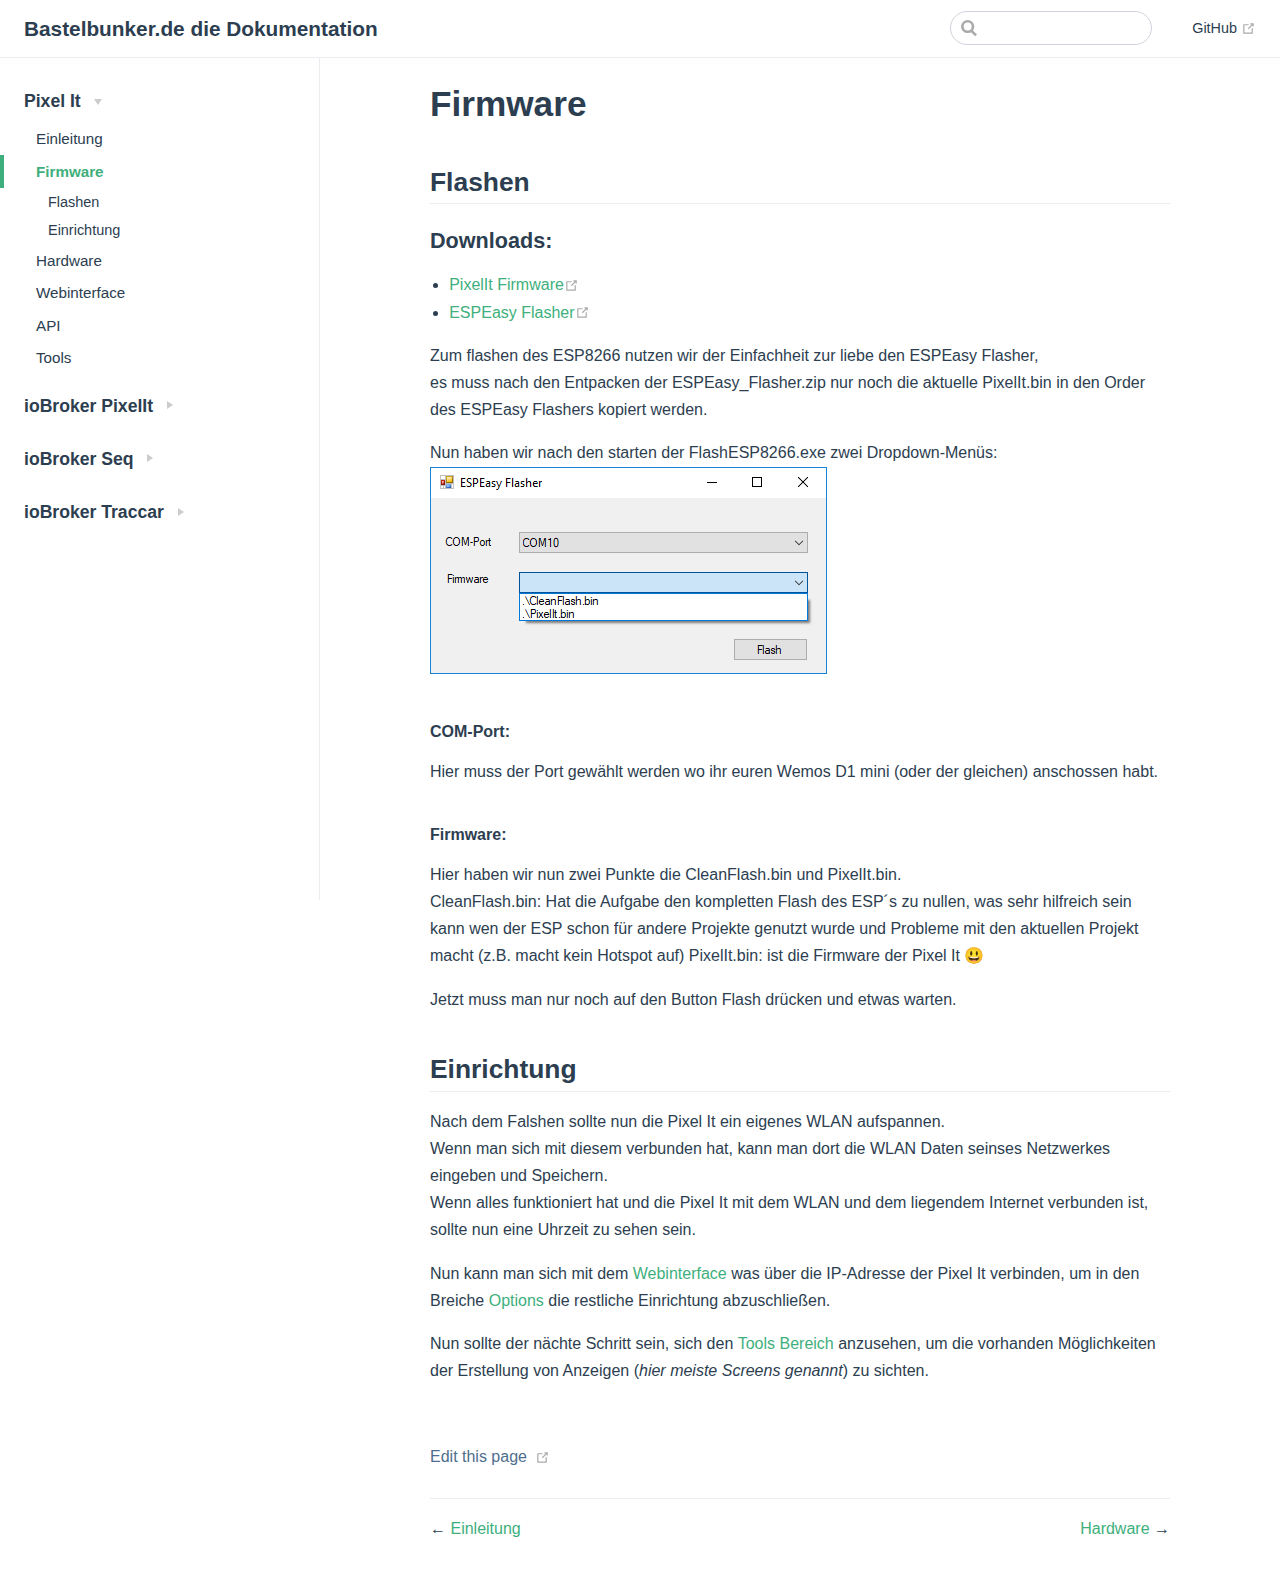
<file: pixelit/firmware.html>
<!DOCTYPE html>
<html lang="en-US">
  <head>
    <meta charset="utf-8">
    <meta name="viewport" content="width=device-width,initial-scale=1">
    <title>Firmware | Bastelbunker.de die Dokumentation</title>
    <meta name="generator" content="VuePress 1.8.2">
    
    <meta name="description" content="Bastelbunkers Dokumentation">
    <meta name="theme-color" content="#3eaf7c">
    <meta name="apple-mobile-web-app-capable" content="yes">
    <meta name="apple-mobile-web-app-status-bar-style" content="black">
    
    <link rel="preload" href="/assets/css/0.styles.25f2d5f5.css" as="style"><link rel="preload" href="/assets/js/app.7a32a069.js" as="script"><link rel="preload" href="/assets/js/2.17923547.js" as="script"><link rel="preload" href="/assets/js/14.9d90ccdb.js" as="script"><link rel="prefetch" href="/assets/js/10.fb5a926d.js"><link rel="prefetch" href="/assets/js/11.641b58ac.js"><link rel="prefetch" href="/assets/js/12.ab315b06.js"><link rel="prefetch" href="/assets/js/13.e23e4f0c.js"><link rel="prefetch" href="/assets/js/15.570d0329.js"><link rel="prefetch" href="/assets/js/16.62a73653.js"><link rel="prefetch" href="/assets/js/17.3be326ca.js"><link rel="prefetch" href="/assets/js/18.1c9d350c.js"><link rel="prefetch" href="/assets/js/3.52d2c28d.js"><link rel="prefetch" href="/assets/js/4.bef6422d.js"><link rel="prefetch" href="/assets/js/5.0aa92f6a.js"><link rel="prefetch" href="/assets/js/6.152dcd38.js"><link rel="prefetch" href="/assets/js/7.d4ba90ae.js"><link rel="prefetch" href="/assets/js/8.eb2dd351.js"><link rel="prefetch" href="/assets/js/9.d1ab20ce.js">
    <link rel="stylesheet" href="/assets/css/0.styles.25f2d5f5.css">
  </head>
  <body>
    <div id="app" data-server-rendered="true"><div class="theme-container"><header class="navbar"><div class="sidebar-button"><svg xmlns="http://www.w3.org/2000/svg" aria-hidden="true" role="img" viewBox="0 0 448 512" class="icon"><path fill="currentColor" d="M436 124H12c-6.627 0-12-5.373-12-12V80c0-6.627 5.373-12 12-12h424c6.627 0 12 5.373 12 12v32c0 6.627-5.373 12-12 12zm0 160H12c-6.627 0-12-5.373-12-12v-32c0-6.627 5.373-12 12-12h424c6.627 0 12 5.373 12 12v32c0 6.627-5.373 12-12 12zm0 160H12c-6.627 0-12-5.373-12-12v-32c0-6.627 5.373-12 12-12h424c6.627 0 12 5.373 12 12v32c0 6.627-5.373 12-12 12z"></path></svg></div> <a href="/" class="home-link router-link-active"><!----> <span class="site-name">Bastelbunker.de die Dokumentation</span></a> <div class="links"><div class="search-box"><input aria-label="Search" autocomplete="off" spellcheck="false" value=""> <!----></div> <nav class="nav-links can-hide"> <a href="https://github.com/o0shojo0o/doc" target="_blank" rel="noopener noreferrer" class="repo-link">
    GitHub
    <span><svg xmlns="http://www.w3.org/2000/svg" aria-hidden="true" focusable="false" x="0px" y="0px" viewBox="0 0 100 100" width="15" height="15" class="icon outbound"><path fill="currentColor" d="M18.8,85.1h56l0,0c2.2,0,4-1.8,4-4v-32h-8v28h-48v-48h28v-8h-32l0,0c-2.2,0-4,1.8-4,4v56C14.8,83.3,16.6,85.1,18.8,85.1z"></path> <polygon fill="currentColor" points="45.7,48.7 51.3,54.3 77.2,28.5 77.2,37.2 85.2,37.2 85.2,14.9 62.8,14.9 62.8,22.9 71.5,22.9"></polygon></svg> <span class="sr-only">(opens new window)</span></span></a></nav></div></header> <div class="sidebar-mask"></div> <aside class="sidebar"><nav class="nav-links"> <a href="https://github.com/o0shojo0o/doc" target="_blank" rel="noopener noreferrer" class="repo-link">
    GitHub
    <span><svg xmlns="http://www.w3.org/2000/svg" aria-hidden="true" focusable="false" x="0px" y="0px" viewBox="0 0 100 100" width="15" height="15" class="icon outbound"><path fill="currentColor" d="M18.8,85.1h56l0,0c2.2,0,4-1.8,4-4v-32h-8v28h-48v-48h28v-8h-32l0,0c-2.2,0-4,1.8-4,4v56C14.8,83.3,16.6,85.1,18.8,85.1z"></path> <polygon fill="currentColor" points="45.7,48.7 51.3,54.3 77.2,28.5 77.2,37.2 85.2,37.2 85.2,14.9 62.8,14.9 62.8,22.9 71.5,22.9"></polygon></svg> <span class="sr-only">(opens new window)</span></span></a></nav>  <ul class="sidebar-links"><li><section class="sidebar-group collapsable depth-0"><a href="/pixelit" class="sidebar-heading clickable router-link-active open"><span>Pixel It</span> <span class="arrow down"></span></a> <ul class="sidebar-links sidebar-group-items"><li><a href="/pixelit/" aria-current="page" class="sidebar-link">Einleitung</a></li><li><a href="/pixelit/firmware.html" aria-current="page" class="active sidebar-link">Firmware</a><ul class="sidebar-sub-headers"><li class="sidebar-sub-header"><a href="/pixelit/firmware.html#flashen" class="sidebar-link">Flashen</a></li><li class="sidebar-sub-header"><a href="/pixelit/firmware.html#einrichtung" class="sidebar-link">Einrichtung</a></li></ul></li><li><a href="/pixelit/hardware.html" class="sidebar-link">Hardware</a></li><li><a href="/pixelit/webinterface.html" class="sidebar-link">Webinterface</a></li><li><a href="/pixelit/api.html" class="sidebar-link">API</a></li><li><a href="/pixelit/tools.html" class="sidebar-link">Tools</a></li></ul></section></li><li><section class="sidebar-group collapsable depth-0"><a href="/ioBroker_pixelit" class="sidebar-heading clickable"><span>ioBroker PixelIt</span> <span class="arrow right"></span></a> <!----></section></li><li><section class="sidebar-group collapsable depth-0"><a href="/ioBroker_seq" class="sidebar-heading clickable"><span>ioBroker Seq</span> <span class="arrow right"></span></a> <!----></section></li><li><section class="sidebar-group collapsable depth-0"><a href="/ioBroker_traccar" class="sidebar-heading clickable"><span>ioBroker Traccar</span> <span class="arrow right"></span></a> <!----></section></li></ul> </aside> <main class="page"> <div class="theme-default-content content__default"><h1 id="firmware"><a href="#firmware" class="header-anchor">#</a> Firmware</h1> <h2 id="flashen"><a href="#flashen" class="header-anchor">#</a> Flashen</h2> <h3 id="downloads"><a href="#downloads" class="header-anchor">#</a> Downloads:</h3> <ul><li><a href="https://github.com/o0shojo0o/PixelIt/releases" target="_blank" rel="noopener noreferrer">PixelIt Firmware<span><svg xmlns="http://www.w3.org/2000/svg" aria-hidden="true" focusable="false" x="0px" y="0px" viewBox="0 0 100 100" width="15" height="15" class="icon outbound"><path fill="currentColor" d="M18.8,85.1h56l0,0c2.2,0,4-1.8,4-4v-32h-8v28h-48v-48h28v-8h-32l0,0c-2.2,0-4,1.8-4,4v56C14.8,83.3,16.6,85.1,18.8,85.1z"></path> <polygon fill="currentColor" points="45.7,48.7 51.3,54.3 77.2,28.5 77.2,37.2 85.2,37.2 85.2,14.9 62.8,14.9 62.8,22.9 71.5,22.9"></polygon></svg> <span class="sr-only">(opens new window)</span></span></a></li> <li><a href="https://www.bastelbunker.de/wp-content/uploads/ESPEasy_Flasher.zip" target="_blank" rel="noopener noreferrer">ESPEasy Flasher<span><svg xmlns="http://www.w3.org/2000/svg" aria-hidden="true" focusable="false" x="0px" y="0px" viewBox="0 0 100 100" width="15" height="15" class="icon outbound"><path fill="currentColor" d="M18.8,85.1h56l0,0c2.2,0,4-1.8,4-4v-32h-8v28h-48v-48h28v-8h-32l0,0c-2.2,0-4,1.8-4,4v56C14.8,83.3,16.6,85.1,18.8,85.1z"></path> <polygon fill="currentColor" points="45.7,48.7 51.3,54.3 77.2,28.5 77.2,37.2 85.2,37.2 85.2,14.9 62.8,14.9 62.8,22.9 71.5,22.9"></polygon></svg> <span class="sr-only">(opens new window)</span></span></a></li></ul> <p>Zum flashen des ESP8266 nutzen wir der Einfachheit zur liebe den ESPEasy Flasher,<br>
es muss nach den Entpacken der ESPEasy_Flasher.zip nur noch die aktuelle PixelIt.bin in den Order des ESPEasy Flashers kopiert werden.</p> <p>Nun haben wir nach den starten der FlashESP8266.exe zwei Dropdown-Menüs:
<img src="/flash_esp8266.png" alt=""></p> <h4 id="com-port"><a href="#com-port" class="header-anchor">#</a> COM-Port:</h4> <p>Hier muss der Port gewählt werden wo ihr euren Wemos D1 mini (oder der gleichen) anschossen habt.</p> <h4 id="firmware-2"><a href="#firmware-2" class="header-anchor">#</a> Firmware:</h4> <p>Hier haben wir nun zwei Punkte die CleanFlash.bin und PixelIt.bin.<br>
CleanFlash.bin: Hat die Aufgabe den kompletten Flash des ESP´s zu nullen, was sehr hilfreich sein kann wen der ESP schon für andere Projekte genutzt wurde und Probleme mit den aktuellen Projekt macht  (z.B. macht kein Hotspot auf)
PixelIt.bin: ist die Firmware der Pixel It 😃</p> <p>Jetzt muss man nur noch auf den Button Flash drücken und etwas warten.</p> <h2 id="einrichtung"><a href="#einrichtung" class="header-anchor">#</a> Einrichtung</h2> <p>Nach dem Falshen sollte nun die Pixel It ein eigenes WLAN aufspannen.<br>
Wenn man sich mit diesem verbunden hat, kann man dort die WLAN Daten seinses Netzwerkes eingeben und Speichern.<br>
Wenn alles funktioniert hat und die Pixel It mit dem WLAN und dem liegendem Internet verbunden ist, sollte nun eine Uhrzeit zu sehen sein.</p> <p>Nun kann man sich mit dem <a href="/pixelit/webinterface.html">Webinterface</a> was über die IP-Adresse der Pixel It verbinden, um in den Breiche <a href="/pixelit/webinterface.html#options">Options</a> die restliche Einrichtung abzuschließen.</p> <p>Nun sollte der nächte Schritt sein, sich den <a href="/pixelit/tools.html">Tools Bereich</a> anzusehen, um die vorhanden Möglichkeiten der Erstellung von Anzeigen (<em>hier meiste Screens genannt</em>) zu sichten.</p></div> <footer class="page-edit"><div class="edit-link"><a href="https://github.com/o0shojo0o/doc/edit/master/src/pixelit/firmware.md" target="_blank" rel="noopener noreferrer">Edit this page</a> <span><svg xmlns="http://www.w3.org/2000/svg" aria-hidden="true" focusable="false" x="0px" y="0px" viewBox="0 0 100 100" width="15" height="15" class="icon outbound"><path fill="currentColor" d="M18.8,85.1h56l0,0c2.2,0,4-1.8,4-4v-32h-8v28h-48v-48h28v-8h-32l0,0c-2.2,0-4,1.8-4,4v56C14.8,83.3,16.6,85.1,18.8,85.1z"></path> <polygon fill="currentColor" points="45.7,48.7 51.3,54.3 77.2,28.5 77.2,37.2 85.2,37.2 85.2,14.9 62.8,14.9 62.8,22.9 71.5,22.9"></polygon></svg> <span class="sr-only">(opens new window)</span></span></div> <!----></footer> <div class="page-nav"><p class="inner"><span class="prev">
      ←
      <a href="/pixelit/" class="prev router-link-active">
        Einleitung
      </a></span> <span class="next"><a href="/pixelit/hardware.html">
        Hardware
      </a>
      →
    </span></p></div> </main></div><div class="global-ui"><!----></div></div>
    <script src="/assets/js/app.7a32a069.js" defer></script><script src="/assets/js/2.17923547.js" defer></script><script src="/assets/js/14.9d90ccdb.js" defer></script>
  </body>
</html>
</file>
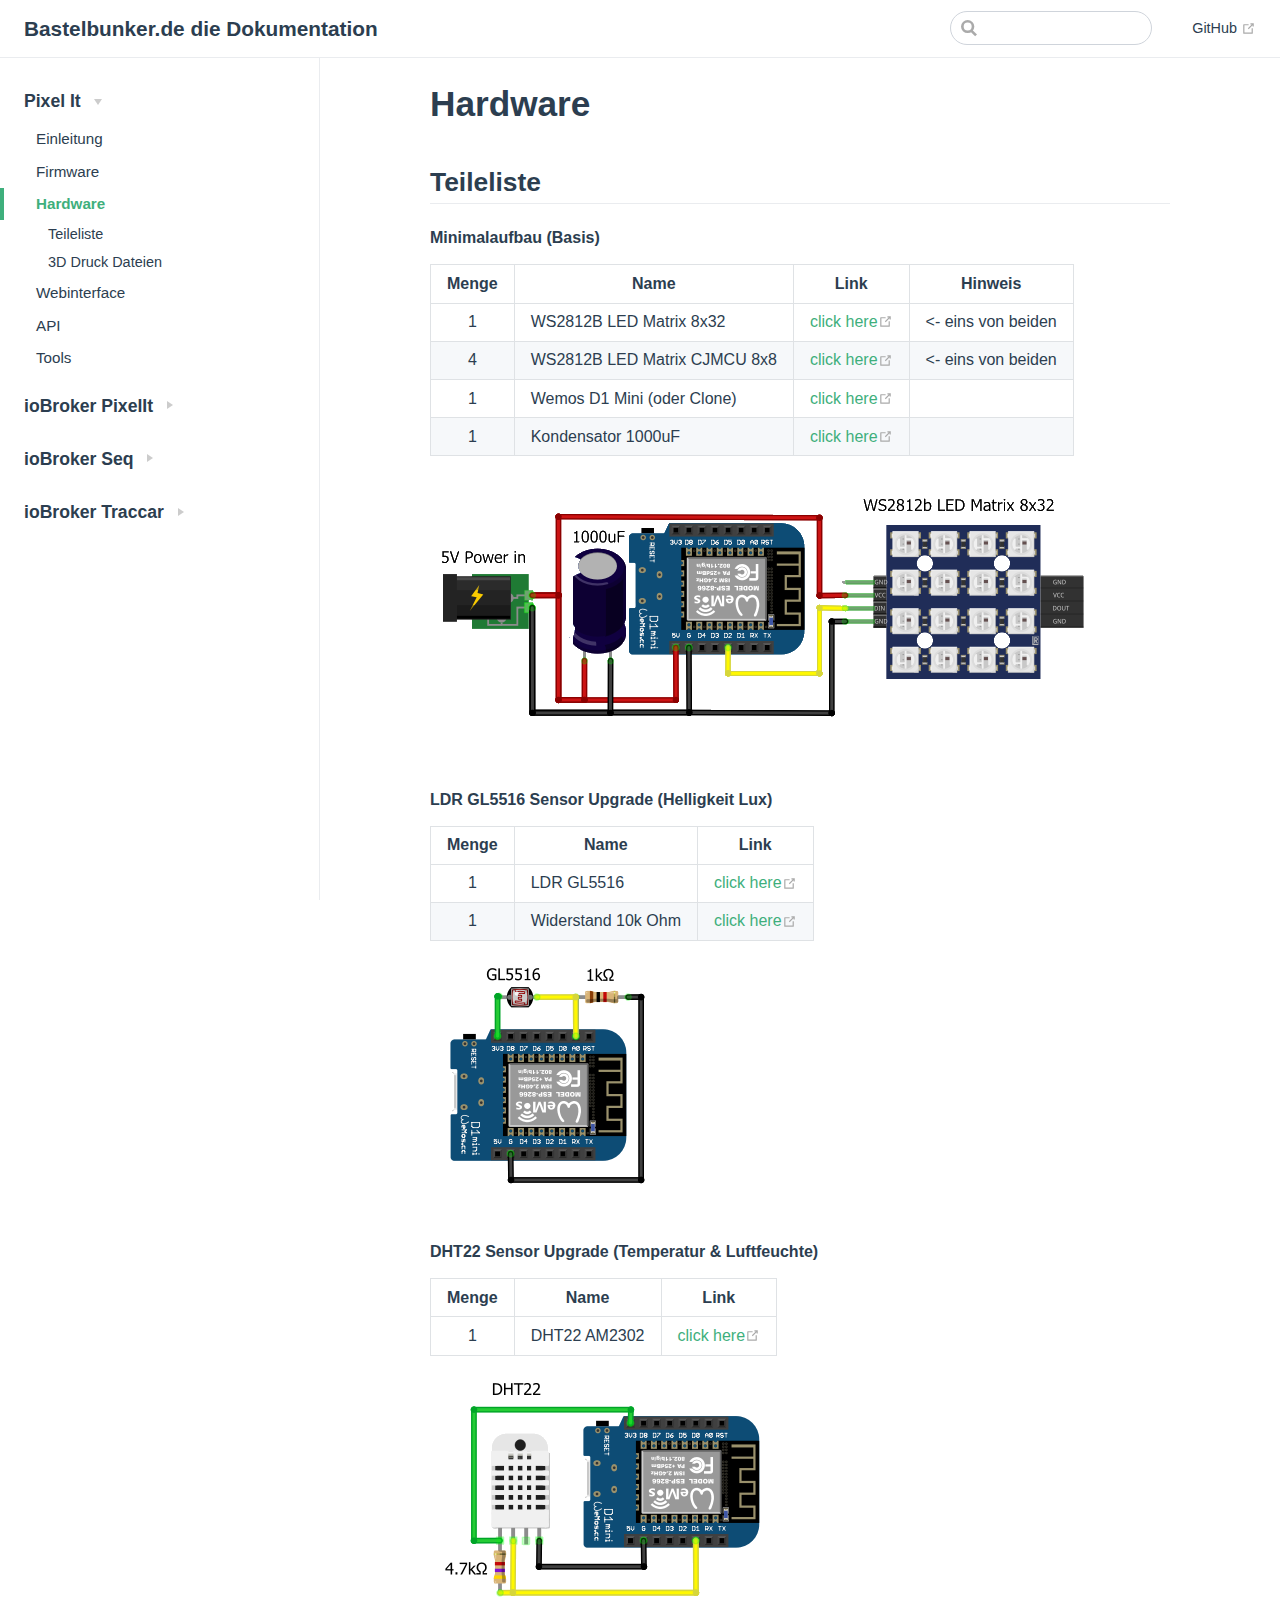
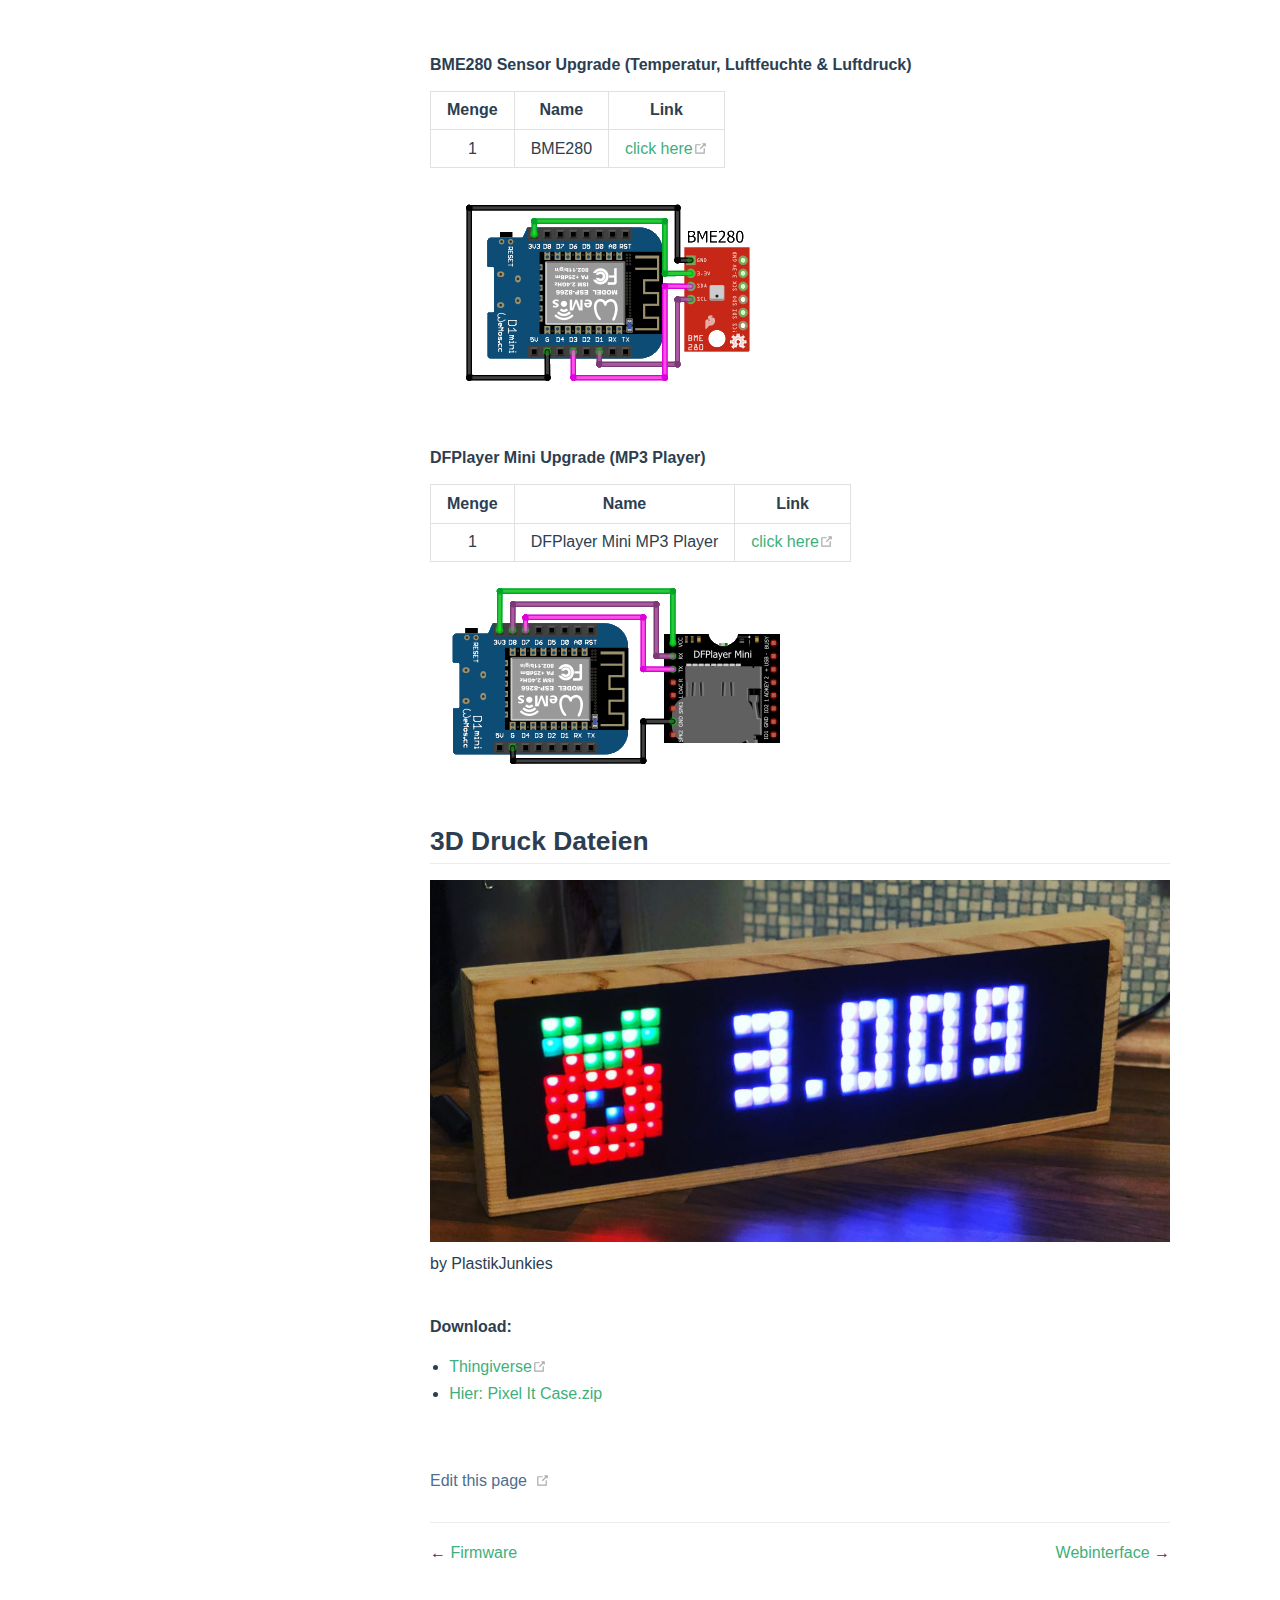
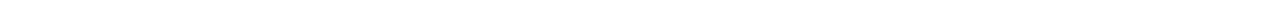
<file: pixelit/hardware.html>
<!DOCTYPE html>
<html lang="en-US">
  <head>
    <meta charset="utf-8">
    <meta name="viewport" content="width=device-width,initial-scale=1">
    <title>Hardware | Bastelbunker.de die Dokumentation</title>
    <meta name="generator" content="VuePress 1.8.2">
    
    <meta name="description" content="Bastelbunkers Dokumentation">
    <meta name="theme-color" content="#3eaf7c">
    <meta name="apple-mobile-web-app-capable" content="yes">
    <meta name="apple-mobile-web-app-status-bar-style" content="black">
    
    <link rel="preload" href="/assets/css/0.styles.25f2d5f5.css" as="style"><link rel="preload" href="/assets/js/app.7a32a069.js" as="script"><link rel="preload" href="/assets/js/2.17923547.js" as="script"><link rel="preload" href="/assets/js/15.570d0329.js" as="script"><link rel="prefetch" href="/assets/js/10.fb5a926d.js"><link rel="prefetch" href="/assets/js/11.641b58ac.js"><link rel="prefetch" href="/assets/js/12.ab315b06.js"><link rel="prefetch" href="/assets/js/13.e23e4f0c.js"><link rel="prefetch" href="/assets/js/14.9d90ccdb.js"><link rel="prefetch" href="/assets/js/16.62a73653.js"><link rel="prefetch" href="/assets/js/17.3be326ca.js"><link rel="prefetch" href="/assets/js/18.1c9d350c.js"><link rel="prefetch" href="/assets/js/3.52d2c28d.js"><link rel="prefetch" href="/assets/js/4.bef6422d.js"><link rel="prefetch" href="/assets/js/5.0aa92f6a.js"><link rel="prefetch" href="/assets/js/6.152dcd38.js"><link rel="prefetch" href="/assets/js/7.d4ba90ae.js"><link rel="prefetch" href="/assets/js/8.eb2dd351.js"><link rel="prefetch" href="/assets/js/9.d1ab20ce.js">
    <link rel="stylesheet" href="/assets/css/0.styles.25f2d5f5.css">
  </head>
  <body>
    <div id="app" data-server-rendered="true"><div class="theme-container"><header class="navbar"><div class="sidebar-button"><svg xmlns="http://www.w3.org/2000/svg" aria-hidden="true" role="img" viewBox="0 0 448 512" class="icon"><path fill="currentColor" d="M436 124H12c-6.627 0-12-5.373-12-12V80c0-6.627 5.373-12 12-12h424c6.627 0 12 5.373 12 12v32c0 6.627-5.373 12-12 12zm0 160H12c-6.627 0-12-5.373-12-12v-32c0-6.627 5.373-12 12-12h424c6.627 0 12 5.373 12 12v32c0 6.627-5.373 12-12 12zm0 160H12c-6.627 0-12-5.373-12-12v-32c0-6.627 5.373-12 12-12h424c6.627 0 12 5.373 12 12v32c0 6.627-5.373 12-12 12z"></path></svg></div> <a href="/" class="home-link router-link-active"><!----> <span class="site-name">Bastelbunker.de die Dokumentation</span></a> <div class="links"><div class="search-box"><input aria-label="Search" autocomplete="off" spellcheck="false" value=""> <!----></div> <nav class="nav-links can-hide"> <a href="https://github.com/o0shojo0o/doc" target="_blank" rel="noopener noreferrer" class="repo-link">
    GitHub
    <span><svg xmlns="http://www.w3.org/2000/svg" aria-hidden="true" focusable="false" x="0px" y="0px" viewBox="0 0 100 100" width="15" height="15" class="icon outbound"><path fill="currentColor" d="M18.8,85.1h56l0,0c2.2,0,4-1.8,4-4v-32h-8v28h-48v-48h28v-8h-32l0,0c-2.2,0-4,1.8-4,4v56C14.8,83.3,16.6,85.1,18.8,85.1z"></path> <polygon fill="currentColor" points="45.7,48.7 51.3,54.3 77.2,28.5 77.2,37.2 85.2,37.2 85.2,14.9 62.8,14.9 62.8,22.9 71.5,22.9"></polygon></svg> <span class="sr-only">(opens new window)</span></span></a></nav></div></header> <div class="sidebar-mask"></div> <aside class="sidebar"><nav class="nav-links"> <a href="https://github.com/o0shojo0o/doc" target="_blank" rel="noopener noreferrer" class="repo-link">
    GitHub
    <span><svg xmlns="http://www.w3.org/2000/svg" aria-hidden="true" focusable="false" x="0px" y="0px" viewBox="0 0 100 100" width="15" height="15" class="icon outbound"><path fill="currentColor" d="M18.8,85.1h56l0,0c2.2,0,4-1.8,4-4v-32h-8v28h-48v-48h28v-8h-32l0,0c-2.2,0-4,1.8-4,4v56C14.8,83.3,16.6,85.1,18.8,85.1z"></path> <polygon fill="currentColor" points="45.7,48.7 51.3,54.3 77.2,28.5 77.2,37.2 85.2,37.2 85.2,14.9 62.8,14.9 62.8,22.9 71.5,22.9"></polygon></svg> <span class="sr-only">(opens new window)</span></span></a></nav>  <ul class="sidebar-links"><li><section class="sidebar-group collapsable depth-0"><a href="/pixelit" class="sidebar-heading clickable router-link-active open"><span>Pixel It</span> <span class="arrow down"></span></a> <ul class="sidebar-links sidebar-group-items"><li><a href="/pixelit/" aria-current="page" class="sidebar-link">Einleitung</a></li><li><a href="/pixelit/firmware.html" class="sidebar-link">Firmware</a></li><li><a href="/pixelit/hardware.html" aria-current="page" class="active sidebar-link">Hardware</a><ul class="sidebar-sub-headers"><li class="sidebar-sub-header"><a href="/pixelit/hardware.html#teileliste" class="sidebar-link">Teileliste</a></li><li class="sidebar-sub-header"><a href="/pixelit/hardware.html#_3d-druck-dateien" class="sidebar-link">3D Druck Dateien</a></li></ul></li><li><a href="/pixelit/webinterface.html" class="sidebar-link">Webinterface</a></li><li><a href="/pixelit/api.html" class="sidebar-link">API</a></li><li><a href="/pixelit/tools.html" class="sidebar-link">Tools</a></li></ul></section></li><li><section class="sidebar-group collapsable depth-0"><a href="/ioBroker_pixelit" class="sidebar-heading clickable"><span>ioBroker PixelIt</span> <span class="arrow right"></span></a> <!----></section></li><li><section class="sidebar-group collapsable depth-0"><a href="/ioBroker_seq" class="sidebar-heading clickable"><span>ioBroker Seq</span> <span class="arrow right"></span></a> <!----></section></li><li><section class="sidebar-group collapsable depth-0"><a href="/ioBroker_traccar" class="sidebar-heading clickable"><span>ioBroker Traccar</span> <span class="arrow right"></span></a> <!----></section></li></ul> </aside> <main class="page"> <div class="theme-default-content content__default"><h1 id="hardware"><a href="#hardware" class="header-anchor">#</a> Hardware</h1> <h2 id="teileliste"><a href="#teileliste" class="header-anchor">#</a> Teileliste</h2> <h4 id="minimalaufbau-basis"><a href="#minimalaufbau-basis" class="header-anchor">#</a> Minimalaufbau (Basis)</h4> <table><thead><tr><th style="text-align:center;"><strong>Menge</strong></th> <th><strong>Name</strong></th> <th style="text-align:center;"><strong>Link</strong></th> <th style="text-align:center;"><strong>Hinweis</strong></th></tr></thead> <tbody><tr><td style="text-align:center;">1</td> <td>WS2812B LED Matrix 8x32</td> <td style="text-align:center;"><a href="https://amzn.to/2UQGo2l" target="_blank" rel="noopener noreferrer">click here<span><svg xmlns="http://www.w3.org/2000/svg" aria-hidden="true" focusable="false" x="0px" y="0px" viewBox="0 0 100 100" width="15" height="15" class="icon outbound"><path fill="currentColor" d="M18.8,85.1h56l0,0c2.2,0,4-1.8,4-4v-32h-8v28h-48v-48h28v-8h-32l0,0c-2.2,0-4,1.8-4,4v56C14.8,83.3,16.6,85.1,18.8,85.1z"></path> <polygon fill="currentColor" points="45.7,48.7 51.3,54.3 77.2,28.5 77.2,37.2 85.2,37.2 85.2,14.9 62.8,14.9 62.8,22.9 71.5,22.9"></polygon></svg> <span class="sr-only">(opens new window)</span></span></a></td> <td style="text-align:center;">&lt;- eins von beiden</td></tr> <tr><td style="text-align:center;">4</td> <td>WS2812B LED Matrix CJMCU 8x8</td> <td style="text-align:center;"><a href="https://amzn.to/3v1RDqe" target="_blank" rel="noopener noreferrer">click here<span><svg xmlns="http://www.w3.org/2000/svg" aria-hidden="true" focusable="false" x="0px" y="0px" viewBox="0 0 100 100" width="15" height="15" class="icon outbound"><path fill="currentColor" d="M18.8,85.1h56l0,0c2.2,0,4-1.8,4-4v-32h-8v28h-48v-48h28v-8h-32l0,0c-2.2,0-4,1.8-4,4v56C14.8,83.3,16.6,85.1,18.8,85.1z"></path> <polygon fill="currentColor" points="45.7,48.7 51.3,54.3 77.2,28.5 77.2,37.2 85.2,37.2 85.2,14.9 62.8,14.9 62.8,22.9 71.5,22.9"></polygon></svg> <span class="sr-only">(opens new window)</span></span></a></td> <td style="text-align:center;">&lt;- eins von beiden</td></tr> <tr><td style="text-align:center;">1</td> <td>Wemos D1 Mini (oder Clone)</td> <td style="text-align:center;"><a href="https://amzn.to/2Df5v7M" target="_blank" rel="noopener noreferrer">click here<span><svg xmlns="http://www.w3.org/2000/svg" aria-hidden="true" focusable="false" x="0px" y="0px" viewBox="0 0 100 100" width="15" height="15" class="icon outbound"><path fill="currentColor" d="M18.8,85.1h56l0,0c2.2,0,4-1.8,4-4v-32h-8v28h-48v-48h28v-8h-32l0,0c-2.2,0-4,1.8-4,4v56C14.8,83.3,16.6,85.1,18.8,85.1z"></path> <polygon fill="currentColor" points="45.7,48.7 51.3,54.3 77.2,28.5 77.2,37.2 85.2,37.2 85.2,14.9 62.8,14.9 62.8,22.9 71.5,22.9"></polygon></svg> <span class="sr-only">(opens new window)</span></span></a></td> <td style="text-align:center;"></td></tr> <tr><td style="text-align:center;">1</td> <td>Kondensator 1000uF</td> <td style="text-align:center;"><a href="https://amzn.to/2DktrGV" target="_blank" rel="noopener noreferrer">click here<span><svg xmlns="http://www.w3.org/2000/svg" aria-hidden="true" focusable="false" x="0px" y="0px" viewBox="0 0 100 100" width="15" height="15" class="icon outbound"><path fill="currentColor" d="M18.8,85.1h56l0,0c2.2,0,4-1.8,4-4v-32h-8v28h-48v-48h28v-8h-32l0,0c-2.2,0-4,1.8-4,4v56C14.8,83.3,16.6,85.1,18.8,85.1z"></path> <polygon fill="currentColor" points="45.7,48.7 51.3,54.3 77.2,28.5 77.2,37.2 85.2,37.2 85.2,14.9 62.8,14.9 62.8,22.9 71.5,22.9"></polygon></svg> <span class="sr-only">(opens new window)</span></span></a></td> <td style="text-align:center;"></td></tr></tbody></table> <p><img src="/hardware_basis.png" alt=""></p> <h4 id="ldr-gl5516-sensor-upgrade-helligkeit-lux"><a href="#ldr-gl5516-sensor-upgrade-helligkeit-lux" class="header-anchor">#</a> LDR GL5516 Sensor Upgrade (Helligkeit Lux)</h4> <table><thead><tr><th style="text-align:center;"><strong>Menge</strong></th> <th><strong>Name</strong></th> <th style="text-align:center;"><strong>Link</strong></th></tr></thead> <tbody><tr><td style="text-align:center;">1</td> <td>LDR GL5516</td> <td style="text-align:center;"><a href="https://amzn.to/2DlQjWb" target="_blank" rel="noopener noreferrer">click here<span><svg xmlns="http://www.w3.org/2000/svg" aria-hidden="true" focusable="false" x="0px" y="0px" viewBox="0 0 100 100" width="15" height="15" class="icon outbound"><path fill="currentColor" d="M18.8,85.1h56l0,0c2.2,0,4-1.8,4-4v-32h-8v28h-48v-48h28v-8h-32l0,0c-2.2,0-4,1.8-4,4v56C14.8,83.3,16.6,85.1,18.8,85.1z"></path> <polygon fill="currentColor" points="45.7,48.7 51.3,54.3 77.2,28.5 77.2,37.2 85.2,37.2 85.2,14.9 62.8,14.9 62.8,22.9 71.5,22.9"></polygon></svg> <span class="sr-only">(opens new window)</span></span></a></td></tr> <tr><td style="text-align:center;">1</td> <td>Widerstand 10k Ohm</td> <td style="text-align:center;"><a href="https://amzn.to/2GfY982" target="_blank" rel="noopener noreferrer">click here<span><svg xmlns="http://www.w3.org/2000/svg" aria-hidden="true" focusable="false" x="0px" y="0px" viewBox="0 0 100 100" width="15" height="15" class="icon outbound"><path fill="currentColor" d="M18.8,85.1h56l0,0c2.2,0,4-1.8,4-4v-32h-8v28h-48v-48h28v-8h-32l0,0c-2.2,0-4,1.8-4,4v56C14.8,83.3,16.6,85.1,18.8,85.1z"></path> <polygon fill="currentColor" points="45.7,48.7 51.3,54.3 77.2,28.5 77.2,37.2 85.2,37.2 85.2,14.9 62.8,14.9 62.8,22.9 71.5,22.9"></polygon></svg> <span class="sr-only">(opens new window)</span></span></a></td></tr></tbody></table> <p><img src="/hardware_gl5516.png" alt=""></p> <h4 id="dht22-sensor-upgrade-temperatur-luftfeuchte"><a href="#dht22-sensor-upgrade-temperatur-luftfeuchte" class="header-anchor">#</a> DHT22 Sensor Upgrade (Temperatur &amp; Luftfeuchte)</h4> <table><thead><tr><th style="text-align:center;"><strong>Menge</strong></th> <th><strong>Name</strong></th> <th style="text-align:center;"><strong>Link</strong></th></tr></thead> <tbody><tr><td style="text-align:center;">1</td> <td>DHT22 AM2302</td> <td style="text-align:center;"><a href="https://amzn.to/2Po21Hx" target="_blank" rel="noopener noreferrer">click here<span><svg xmlns="http://www.w3.org/2000/svg" aria-hidden="true" focusable="false" x="0px" y="0px" viewBox="0 0 100 100" width="15" height="15" class="icon outbound"><path fill="currentColor" d="M18.8,85.1h56l0,0c2.2,0,4-1.8,4-4v-32h-8v28h-48v-48h28v-8h-32l0,0c-2.2,0-4,1.8-4,4v56C14.8,83.3,16.6,85.1,18.8,85.1z"></path> <polygon fill="currentColor" points="45.7,48.7 51.3,54.3 77.2,28.5 77.2,37.2 85.2,37.2 85.2,14.9 62.8,14.9 62.8,22.9 71.5,22.9"></polygon></svg> <span class="sr-only">(opens new window)</span></span></a></td></tr></tbody></table> <p><img src="/hardware_dht22.png" alt=""></p> <h4 id="bme280-sensor-upgrade-temperatur-luftfeuchte-luftdruck"><a href="#bme280-sensor-upgrade-temperatur-luftfeuchte-luftdruck" class="header-anchor">#</a> BME280 Sensor Upgrade (Temperatur, Luftfeuchte &amp; Luftdruck)</h4> <table><thead><tr><th style="text-align:center;"><strong>Menge</strong></th> <th><strong>Name</strong></th> <th style="text-align:center;"><strong>Link</strong></th></tr></thead> <tbody><tr><td style="text-align:center;">1</td> <td>BME280</td> <td style="text-align:center;"><a href="https://amzn.to/2Ta89Hy" target="_blank" rel="noopener noreferrer">click here<span><svg xmlns="http://www.w3.org/2000/svg" aria-hidden="true" focusable="false" x="0px" y="0px" viewBox="0 0 100 100" width="15" height="15" class="icon outbound"><path fill="currentColor" d="M18.8,85.1h56l0,0c2.2,0,4-1.8,4-4v-32h-8v28h-48v-48h28v-8h-32l0,0c-2.2,0-4,1.8-4,4v56C14.8,83.3,16.6,85.1,18.8,85.1z"></path> <polygon fill="currentColor" points="45.7,48.7 51.3,54.3 77.2,28.5 77.2,37.2 85.2,37.2 85.2,14.9 62.8,14.9 62.8,22.9 71.5,22.9"></polygon></svg> <span class="sr-only">(opens new window)</span></span></a></td></tr></tbody></table> <p><img src="/hardware_bme280.png" alt=""></p> <h4 id="dfplayer-mini-upgrade-mp3-player"><a href="#dfplayer-mini-upgrade-mp3-player" class="header-anchor">#</a> DFPlayer Mini Upgrade (MP3 Player)</h4> <table><thead><tr><th style="text-align:center;"><strong>Menge</strong></th> <th><strong>Name</strong></th> <th style="text-align:center;"><strong>Link</strong></th></tr></thead> <tbody><tr><td style="text-align:center;">1</td> <td>DFPlayer Mini MP3 Player</td> <td style="text-align:center;"><a href="https://amzn.to/3jcbmz7" target="_blank" rel="noopener noreferrer">click here<span><svg xmlns="http://www.w3.org/2000/svg" aria-hidden="true" focusable="false" x="0px" y="0px" viewBox="0 0 100 100" width="15" height="15" class="icon outbound"><path fill="currentColor" d="M18.8,85.1h56l0,0c2.2,0,4-1.8,4-4v-32h-8v28h-48v-48h28v-8h-32l0,0c-2.2,0-4,1.8-4,4v56C14.8,83.3,16.6,85.1,18.8,85.1z"></path> <polygon fill="currentColor" points="45.7,48.7 51.3,54.3 77.2,28.5 77.2,37.2 85.2,37.2 85.2,14.9 62.8,14.9 62.8,22.9 71.5,22.9"></polygon></svg> <span class="sr-only">(opens new window)</span></span></a></td></tr></tbody></table> <p><img src="/hardware_dfplayer.png" alt=""></p> <h2 id="_3d-druck-dateien"><a href="#_3d-druck-dateien" class="header-anchor">#</a> 3D Druck Dateien</h2> <p><img src="/cover.jpg" alt="">
by PlastikJunkies</p> <h4 id="download"><a href="#download" class="header-anchor">#</a> Download:</h4> <ul><li><a href="https://www.thingiverse.com/thing:3559014" target="_blank" rel="noopener noreferrer">Thingiverse<span><svg xmlns="http://www.w3.org/2000/svg" aria-hidden="true" focusable="false" x="0px" y="0px" viewBox="0 0 100 100" width="15" height="15" class="icon outbound"><path fill="currentColor" d="M18.8,85.1h56l0,0c2.2,0,4-1.8,4-4v-32h-8v28h-48v-48h28v-8h-32l0,0c-2.2,0-4,1.8-4,4v56C14.8,83.3,16.6,85.1,18.8,85.1z"></path> <polygon fill="currentColor" points="45.7,48.7 51.3,54.3 77.2,28.5 77.2,37.2 85.2,37.2 85.2,14.9 62.8,14.9 62.8,22.9 71.5,22.9"></polygon></svg> <span class="sr-only">(opens new window)</span></span></a></li> <li><a href="/pixel_it_case.zip">Hier: Pixel It Case.zip</a></li></ul></div> <footer class="page-edit"><div class="edit-link"><a href="https://github.com/o0shojo0o/doc/edit/master/src/pixelit/hardware.md" target="_blank" rel="noopener noreferrer">Edit this page</a> <span><svg xmlns="http://www.w3.org/2000/svg" aria-hidden="true" focusable="false" x="0px" y="0px" viewBox="0 0 100 100" width="15" height="15" class="icon outbound"><path fill="currentColor" d="M18.8,85.1h56l0,0c2.2,0,4-1.8,4-4v-32h-8v28h-48v-48h28v-8h-32l0,0c-2.2,0-4,1.8-4,4v56C14.8,83.3,16.6,85.1,18.8,85.1z"></path> <polygon fill="currentColor" points="45.7,48.7 51.3,54.3 77.2,28.5 77.2,37.2 85.2,37.2 85.2,14.9 62.8,14.9 62.8,22.9 71.5,22.9"></polygon></svg> <span class="sr-only">(opens new window)</span></span></div> <!----></footer> <div class="page-nav"><p class="inner"><span class="prev">
      ←
      <a href="/pixelit/firmware.html" class="prev">
        Firmware
      </a></span> <span class="next"><a href="/pixelit/webinterface.html">
        Webinterface
      </a>
      →
    </span></p></div> </main></div><div class="global-ui"><!----></div></div>
    <script src="/assets/js/app.7a32a069.js" defer></script><script src="/assets/js/2.17923547.js" defer></script><script src="/assets/js/15.570d0329.js" defer></script>
  </body>
</html>
</file>
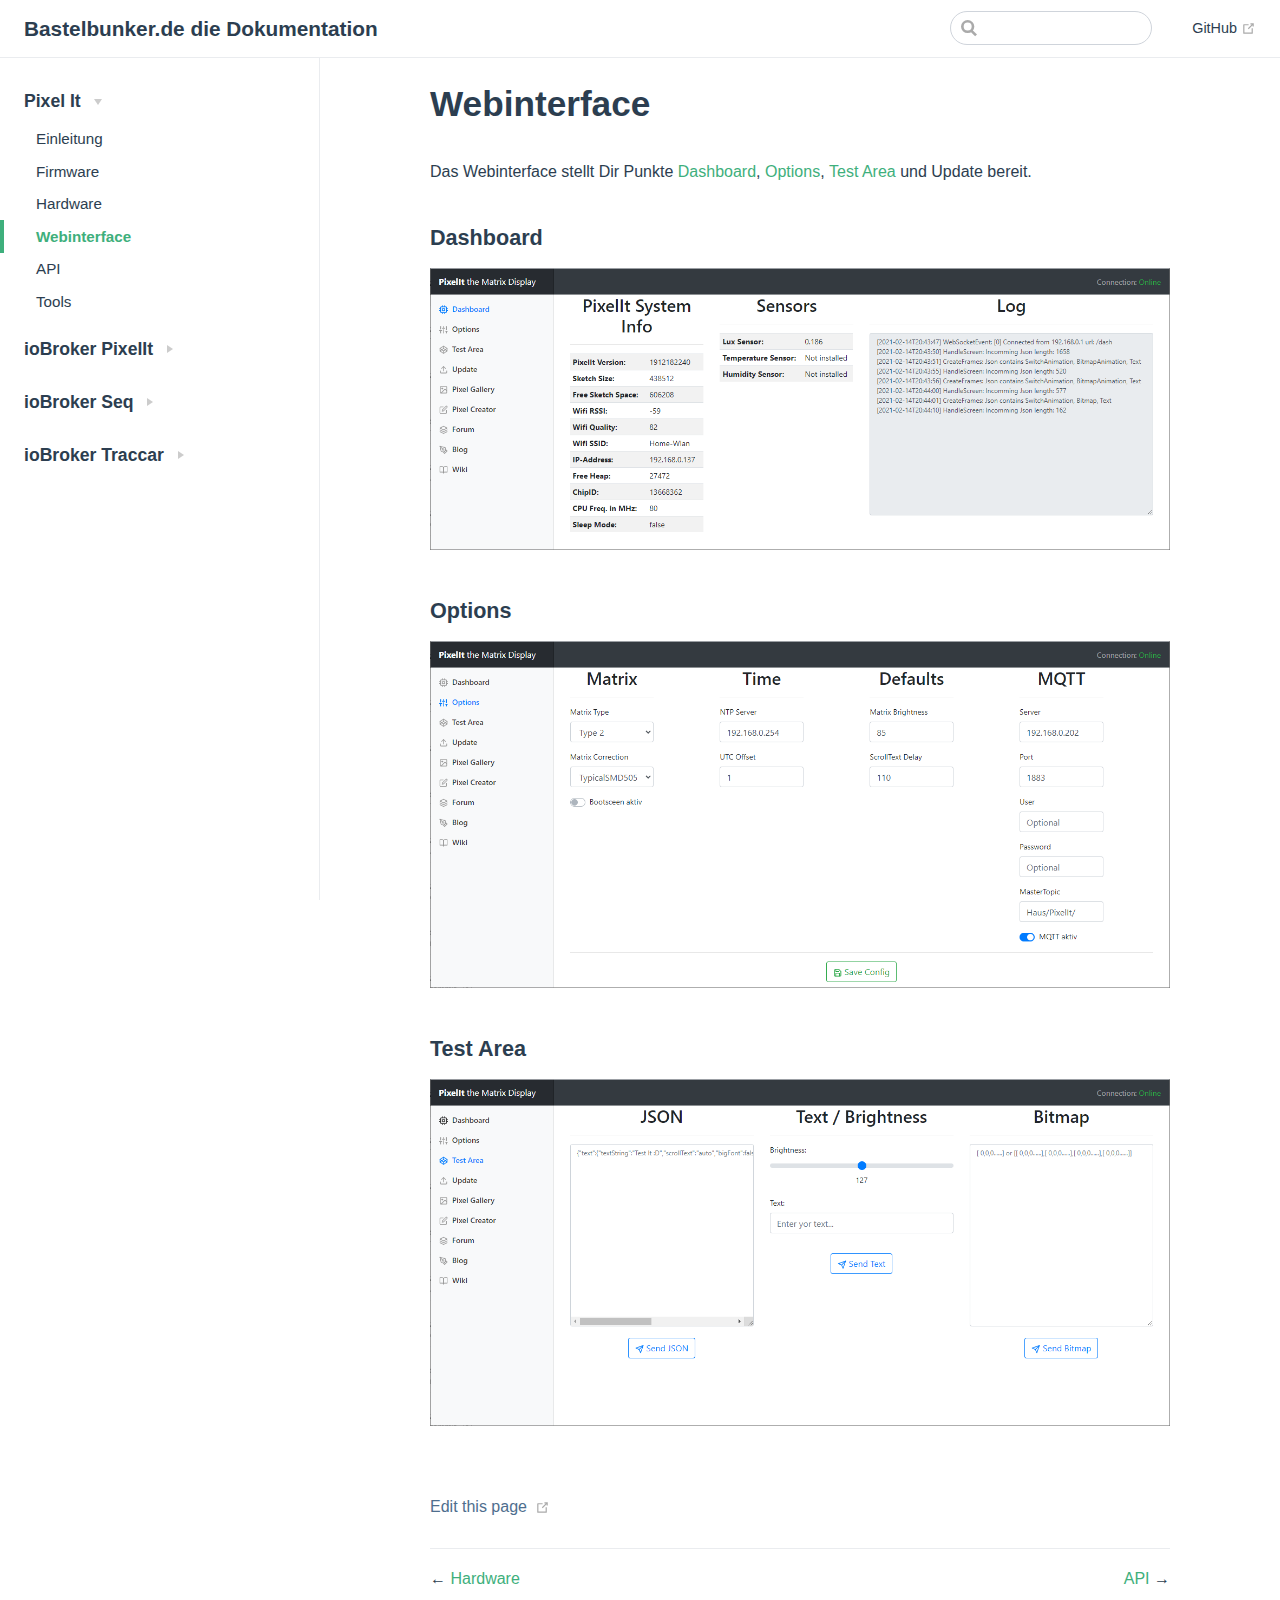
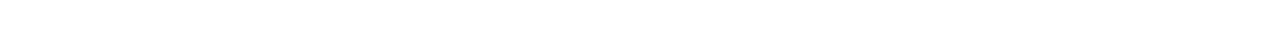
<file: pixelit/webinterface.html>
<!DOCTYPE html>
<html lang="en-US">
  <head>
    <meta charset="utf-8">
    <meta name="viewport" content="width=device-width,initial-scale=1">
    <title>Webinterface | Bastelbunker.de die Dokumentation</title>
    <meta name="generator" content="VuePress 1.8.2">
    
    <meta name="description" content="Bastelbunkers Dokumentation">
    <meta name="theme-color" content="#3eaf7c">
    <meta name="apple-mobile-web-app-capable" content="yes">
    <meta name="apple-mobile-web-app-status-bar-style" content="black">
    
    <link rel="preload" href="/assets/css/0.styles.25f2d5f5.css" as="style"><link rel="preload" href="/assets/js/app.7a32a069.js" as="script"><link rel="preload" href="/assets/js/2.17923547.js" as="script"><link rel="preload" href="/assets/js/18.1c9d350c.js" as="script"><link rel="prefetch" href="/assets/js/10.fb5a926d.js"><link rel="prefetch" href="/assets/js/11.641b58ac.js"><link rel="prefetch" href="/assets/js/12.ab315b06.js"><link rel="prefetch" href="/assets/js/13.e23e4f0c.js"><link rel="prefetch" href="/assets/js/14.9d90ccdb.js"><link rel="prefetch" href="/assets/js/15.570d0329.js"><link rel="prefetch" href="/assets/js/16.62a73653.js"><link rel="prefetch" href="/assets/js/17.3be326ca.js"><link rel="prefetch" href="/assets/js/3.52d2c28d.js"><link rel="prefetch" href="/assets/js/4.bef6422d.js"><link rel="prefetch" href="/assets/js/5.0aa92f6a.js"><link rel="prefetch" href="/assets/js/6.152dcd38.js"><link rel="prefetch" href="/assets/js/7.d4ba90ae.js"><link rel="prefetch" href="/assets/js/8.eb2dd351.js"><link rel="prefetch" href="/assets/js/9.d1ab20ce.js">
    <link rel="stylesheet" href="/assets/css/0.styles.25f2d5f5.css">
  </head>
  <body>
    <div id="app" data-server-rendered="true"><div class="theme-container"><header class="navbar"><div class="sidebar-button"><svg xmlns="http://www.w3.org/2000/svg" aria-hidden="true" role="img" viewBox="0 0 448 512" class="icon"><path fill="currentColor" d="M436 124H12c-6.627 0-12-5.373-12-12V80c0-6.627 5.373-12 12-12h424c6.627 0 12 5.373 12 12v32c0 6.627-5.373 12-12 12zm0 160H12c-6.627 0-12-5.373-12-12v-32c0-6.627 5.373-12 12-12h424c6.627 0 12 5.373 12 12v32c0 6.627-5.373 12-12 12zm0 160H12c-6.627 0-12-5.373-12-12v-32c0-6.627 5.373-12 12-12h424c6.627 0 12 5.373 12 12v32c0 6.627-5.373 12-12 12z"></path></svg></div> <a href="/" class="home-link router-link-active"><!----> <span class="site-name">Bastelbunker.de die Dokumentation</span></a> <div class="links"><div class="search-box"><input aria-label="Search" autocomplete="off" spellcheck="false" value=""> <!----></div> <nav class="nav-links can-hide"> <a href="https://github.com/o0shojo0o/doc" target="_blank" rel="noopener noreferrer" class="repo-link">
    GitHub
    <span><svg xmlns="http://www.w3.org/2000/svg" aria-hidden="true" focusable="false" x="0px" y="0px" viewBox="0 0 100 100" width="15" height="15" class="icon outbound"><path fill="currentColor" d="M18.8,85.1h56l0,0c2.2,0,4-1.8,4-4v-32h-8v28h-48v-48h28v-8h-32l0,0c-2.2,0-4,1.8-4,4v56C14.8,83.3,16.6,85.1,18.8,85.1z"></path> <polygon fill="currentColor" points="45.7,48.7 51.3,54.3 77.2,28.5 77.2,37.2 85.2,37.2 85.2,14.9 62.8,14.9 62.8,22.9 71.5,22.9"></polygon></svg> <span class="sr-only">(opens new window)</span></span></a></nav></div></header> <div class="sidebar-mask"></div> <aside class="sidebar"><nav class="nav-links"> <a href="https://github.com/o0shojo0o/doc" target="_blank" rel="noopener noreferrer" class="repo-link">
    GitHub
    <span><svg xmlns="http://www.w3.org/2000/svg" aria-hidden="true" focusable="false" x="0px" y="0px" viewBox="0 0 100 100" width="15" height="15" class="icon outbound"><path fill="currentColor" d="M18.8,85.1h56l0,0c2.2,0,4-1.8,4-4v-32h-8v28h-48v-48h28v-8h-32l0,0c-2.2,0-4,1.8-4,4v56C14.8,83.3,16.6,85.1,18.8,85.1z"></path> <polygon fill="currentColor" points="45.7,48.7 51.3,54.3 77.2,28.5 77.2,37.2 85.2,37.2 85.2,14.9 62.8,14.9 62.8,22.9 71.5,22.9"></polygon></svg> <span class="sr-only">(opens new window)</span></span></a></nav>  <ul class="sidebar-links"><li><section class="sidebar-group collapsable depth-0"><a href="/pixelit" class="sidebar-heading clickable router-link-active open"><span>Pixel It</span> <span class="arrow down"></span></a> <ul class="sidebar-links sidebar-group-items"><li><a href="/pixelit/" aria-current="page" class="sidebar-link">Einleitung</a></li><li><a href="/pixelit/firmware.html" class="sidebar-link">Firmware</a></li><li><a href="/pixelit/hardware.html" class="sidebar-link">Hardware</a></li><li><a href="/pixelit/webinterface.html" aria-current="page" class="active sidebar-link">Webinterface</a><ul class="sidebar-sub-headers"></ul></li><li><a href="/pixelit/api.html" class="sidebar-link">API</a></li><li><a href="/pixelit/tools.html" class="sidebar-link">Tools</a></li></ul></section></li><li><section class="sidebar-group collapsable depth-0"><a href="/ioBroker_pixelit" class="sidebar-heading clickable"><span>ioBroker PixelIt</span> <span class="arrow right"></span></a> <!----></section></li><li><section class="sidebar-group collapsable depth-0"><a href="/ioBroker_seq" class="sidebar-heading clickable"><span>ioBroker Seq</span> <span class="arrow right"></span></a> <!----></section></li><li><section class="sidebar-group collapsable depth-0"><a href="/ioBroker_traccar" class="sidebar-heading clickable"><span>ioBroker Traccar</span> <span class="arrow right"></span></a> <!----></section></li></ul> </aside> <main class="page"> <div class="theme-default-content content__default"><h1 id="webinterface"><a href="#webinterface" class="header-anchor">#</a> Webinterface</h1> <p>Das Webinterface stellt Dir Punkte <a href="#webinterface">Dashboard</a>, <a href="#webinterface">Options</a>, <a href="#test-area">Test Area</a> und Update bereit.</p> <h3 id="dashboard"><a href="#dashboard" class="header-anchor">#</a> Dashboard</h3> <p><img src="/webinterface_main.png" alt=""></p> <h3 id="options"><a href="#options" class="header-anchor">#</a> Options</h3> <p><img src="/webinterface_config.png" alt=""></p> <h3 id="test-area"><a href="#test-area" class="header-anchor">#</a> Test Area</h3> <p><img src="/webinterface_test.png" alt=""></p></div> <footer class="page-edit"><div class="edit-link"><a href="https://github.com/o0shojo0o/doc/edit/master/src/pixelit/webinterface.md" target="_blank" rel="noopener noreferrer">Edit this page</a> <span><svg xmlns="http://www.w3.org/2000/svg" aria-hidden="true" focusable="false" x="0px" y="0px" viewBox="0 0 100 100" width="15" height="15" class="icon outbound"><path fill="currentColor" d="M18.8,85.1h56l0,0c2.2,0,4-1.8,4-4v-32h-8v28h-48v-48h28v-8h-32l0,0c-2.2,0-4,1.8-4,4v56C14.8,83.3,16.6,85.1,18.8,85.1z"></path> <polygon fill="currentColor" points="45.7,48.7 51.3,54.3 77.2,28.5 77.2,37.2 85.2,37.2 85.2,14.9 62.8,14.9 62.8,22.9 71.5,22.9"></polygon></svg> <span class="sr-only">(opens new window)</span></span></div> <!----></footer> <div class="page-nav"><p class="inner"><span class="prev">
      ←
      <a href="/pixelit/hardware.html" class="prev">
        Hardware
      </a></span> <span class="next"><a href="/pixelit/api.html">
        API
      </a>
      →
    </span></p></div> </main></div><div class="global-ui"><!----></div></div>
    <script src="/assets/js/app.7a32a069.js" defer></script><script src="/assets/js/2.17923547.js" defer></script><script src="/assets/js/18.1c9d350c.js" defer></script>
  </body>
</html>
</file>
<file: assets/css/0.styles.25f2d5f5.css>
svg[data-v-49140617]{position:absolute;right:7.5px;opacity:.75;cursor:pointer}svg.hover[data-v-49140617]{opacity:0}svg[data-v-49140617]:hover{opacity:1!important}span[data-v-49140617]{position:absolute;font-size:.85rem;line-height:.425rem;right:50px;opacity:0;transition:opacity .5s}.success[data-v-49140617]{opacity:1!important}.code-copy-added:hover>.code-copy svg{opacity:.75}code[class*=language-],pre[class*=language-]{color:#ccc;background:none;font-family:Consolas,Monaco,Andale Mono,Ubuntu Mono,monospace;font-size:1em;text-align:left;white-space:pre;word-spacing:normal;word-break:normal;word-wrap:normal;line-height:1.5;-moz-tab-size:4;-o-tab-size:4;tab-size:4;-webkit-hyphens:none;-ms-hyphens:none;hyphens:none}pre[class*=language-]{padding:1em;margin:.5em 0;overflow:auto}:not(pre)>code[class*=language-],pre[class*=language-]{background:#2d2d2d}:not(pre)>code[class*=language-]{padding:.1em;border-radius:.3em;white-space:normal}.token.block-comment,.token.cdata,.token.comment,.token.doctype,.token.prolog{color:#999}.token.punctuation{color:#ccc}.token.attr-name,.token.deleted,.token.namespace,.token.tag{color:#e2777a}.token.function-name{color:#6196cc}.token.boolean,.token.function,.token.number{color:#f08d49}.token.class-name,.token.constant,.token.property,.token.symbol{color:#f8c555}.token.atrule,.token.builtin,.token.important,.token.keyword,.token.selector{color:#cc99cd}.token.attr-value,.token.char,.token.regex,.token.string,.token.variable{color:#7ec699}.token.entity,.token.operator,.token.url{color:#67cdcc}.token.bold,.token.important{font-weight:700}.token.italic{font-style:italic}.token.entity{cursor:help}.token.inserted{color:green}.theme-default-content code{color:#476582;padding:.25rem .5rem;margin:0;font-size:.85em;background-color:rgba(27,31,35,.05);border-radius:3px}.theme-default-content code .token.deleted{color:#ec5975}.theme-default-content code .token.inserted{color:#3eaf7c}.theme-default-content pre,.theme-default-content pre[class*=language-]{line-height:1.4;padding:1.25rem 1.5rem;margin:.85rem 0;background-color:#282c34;border-radius:6px;overflow:auto}.theme-default-content pre[class*=language-] code,.theme-default-content pre code{color:#fff;padding:0;background-color:transparent;border-radius:0}div[class*=language-]{position:relative;background-color:#282c34;border-radius:6px}div[class*=language-] .highlight-lines{-webkit-user-select:none;user-select:none;padding-top:1.3rem;position:absolute;top:0;left:0;width:100%;line-height:1.4}div[class*=language-] .highlight-lines .highlighted{background-color:rgba(0,0,0,.66)}div[class*=language-] pre,div[class*=language-] pre[class*=language-]{background:transparent;position:relative;z-index:1}div[class*=language-]:before{position:absolute;z-index:3;top:.8em;right:1em;font-size:.75rem;color:hsla(0,0%,100%,.4)}div[class*=language-]:not(.line-numbers-mode) .line-numbers-wrapper{display:none}div[class*=language-].line-numbers-mode .highlight-lines .highlighted{position:relative}div[class*=language-].line-numbers-mode .highlight-lines .highlighted:before{content:" ";position:absolute;z-index:3;left:0;top:0;display:block;width:3.5rem;height:100%;background-color:rgba(0,0,0,.66)}div[class*=language-].line-numbers-mode pre{padding-left:4.5rem;vertical-align:middle}div[class*=language-].line-numbers-mode .line-numbers-wrapper{position:absolute;top:0;width:3.5rem;text-align:center;color:hsla(0,0%,100%,.3);padding:1.25rem 0;line-height:1.4}div[class*=language-].line-numbers-mode .line-numbers-wrapper br{-webkit-user-select:none;user-select:none}div[class*=language-].line-numbers-mode .line-numbers-wrapper .line-number{position:relative;z-index:4;-webkit-user-select:none;user-select:none;font-size:.85em}div[class*=language-].line-numbers-mode:after{content:"";position:absolute;z-index:2;top:0;left:0;width:3.5rem;height:100%;border-radius:6px 0 0 6px;border-right:1px solid rgba(0,0,0,.66);background-color:#282c34}div[class~=language-js]:before{content:"js"}div[class~=language-ts]:before{content:"ts"}div[class~=language-html]:before{content:"html"}div[class~=language-md]:before{content:"md"}div[class~=language-vue]:before{content:"vue"}div[class~=language-css]:before{content:"css"}div[class~=language-sass]:before{content:"sass"}div[class~=language-scss]:before{content:"scss"}div[class~=language-less]:before{content:"less"}div[class~=language-stylus]:before{content:"stylus"}div[class~=language-go]:before{content:"go"}div[class~=language-java]:before{content:"java"}div[class~=language-c]:before{content:"c"}div[class~=language-sh]:before{content:"sh"}div[class~=language-yaml]:before{content:"yaml"}div[class~=language-py]:before{content:"py"}div[class~=language-docker]:before{content:"docker"}div[class~=language-dockerfile]:before{content:"dockerfile"}div[class~=language-makefile]:before{content:"makefile"}div[class~=language-javascript]:before{content:"js"}div[class~=language-typescript]:before{content:"ts"}div[class~=language-markup]:before{content:"html"}div[class~=language-markdown]:before{content:"md"}div[class~=language-json]:before{content:"json"}div[class~=language-ruby]:before{content:"rb"}div[class~=language-python]:before{content:"py"}div[class~=language-bash]:before{content:"sh"}div[class~=language-php]:before{content:"php"}.custom-block .custom-block-title{font-weight:600;margin-bottom:-.4rem}.custom-block.danger,.custom-block.tip,.custom-block.warning{padding:.1rem 1.5rem;border-left-width:.5rem;border-left-style:solid;margin:1rem 0}.custom-block.tip{background-color:#f3f5f7;border-color:#42b983}.custom-block.warning{background-color:rgba(255,229,100,.3);border-color:#e7c000;color:#6b5900}.custom-block.warning .custom-block-title{color:#b29400}.custom-block.warning a{color:#2c3e50}.custom-block.danger{background-color:#ffe6e6;border-color:#c00;color:#4d0000}.custom-block.danger .custom-block-title{color:#900}.custom-block.danger a{color:#2c3e50}.custom-block.details{display:block;position:relative;border-radius:2px;margin:1.6em 0;padding:1.6em;background-color:#eee}.custom-block.details h4{margin-top:0}.custom-block.details figure:last-child,.custom-block.details p:last-child{margin-bottom:0;padding-bottom:0}.custom-block.details summary{outline:none;cursor:pointer}.arrow{display:inline-block;width:0;height:0}.arrow.up{border-bottom:6px solid #ccc}.arrow.down,.arrow.up{border-left:4px solid transparent;border-right:4px solid transparent}.arrow.down{border-top:6px solid #ccc}.arrow.right{border-left:6px solid #ccc}.arrow.left,.arrow.right{border-top:4px solid transparent;border-bottom:4px solid transparent}.arrow.left{border-right:6px solid #ccc}.theme-default-content:not(.custom){max-width:740px;margin:0 auto;padding:2rem 2.5rem}@media (max-width:959px){.theme-default-content:not(.custom){padding:2rem}}@media (max-width:419px){.theme-default-content:not(.custom){padding:1.5rem}}.table-of-contents .badge{vertical-align:middle}body,html{padding:0;margin:0;background-color:#fff}body{font-family:-apple-system,BlinkMacSystemFont,Segoe UI,Roboto,Oxygen,Ubuntu,Cantarell,Fira Sans,Droid Sans,Helvetica Neue,sans-serif;-webkit-font-smoothing:antialiased;-moz-osx-font-smoothing:grayscale;font-size:16px;color:#2c3e50}.page{padding-left:20rem}.navbar{z-index:20;right:0;height:3.6rem;background-color:#fff;box-sizing:border-box;border-bottom:1px solid #eaecef}.navbar,.sidebar-mask{position:fixed;top:0;left:0}.sidebar-mask{z-index:9;width:100vw;height:100vh;display:none}.sidebar{font-size:16px;background-color:#fff;width:20rem;position:fixed;z-index:10;margin:0;top:3.6rem;left:0;bottom:0;box-sizing:border-box;border-right:1px solid #eaecef;overflow-y:auto}.theme-default-content:not(.custom)>:first-child{margin-top:3.6rem}.theme-default-content:not(.custom) a:hover{text-decoration:underline}.theme-default-content:not(.custom) p.demo{padding:1rem 1.5rem;border:1px solid #ddd;border-radius:4px}.theme-default-content:not(.custom) img{max-width:100%}.theme-default-content.custom{padding:0;margin:0}.theme-default-content.custom img{max-width:100%}a{font-weight:500;text-decoration:none}a,p a code{color:#3eaf7c}p a code{font-weight:400}kbd{background:#eee;border:.15rem solid #ddd;border-bottom:.25rem solid #ddd;border-radius:.15rem;padding:0 .15em}blockquote{font-size:1rem;color:#999;border-left:.2rem solid #dfe2e5;margin:1rem 0;padding:.25rem 0 .25rem 1rem}blockquote>p{margin:0}ol,ul{padding-left:1.2em}strong{font-weight:600}h1,h2,h3,h4,h5,h6{font-weight:600;line-height:1.25}.theme-default-content:not(.custom)>h1,.theme-default-content:not(.custom)>h2,.theme-default-content:not(.custom)>h3,.theme-default-content:not(.custom)>h4,.theme-default-content:not(.custom)>h5,.theme-default-content:not(.custom)>h6{margin-top:-3.1rem;padding-top:4.6rem;margin-bottom:0}.theme-default-content:not(.custom)>h1:first-child,.theme-default-content:not(.custom)>h2:first-child,.theme-default-content:not(.custom)>h3:first-child,.theme-default-content:not(.custom)>h4:first-child,.theme-default-content:not(.custom)>h5:first-child,.theme-default-content:not(.custom)>h6:first-child{margin-top:-1.5rem;margin-bottom:1rem}.theme-default-content:not(.custom)>h1:first-child+.custom-block,.theme-default-content:not(.custom)>h1:first-child+p,.theme-default-content:not(.custom)>h1:first-child+pre,.theme-default-content:not(.custom)>h2:first-child+.custom-block,.theme-default-content:not(.custom)>h2:first-child+p,.theme-default-content:not(.custom)>h2:first-child+pre,.theme-default-content:not(.custom)>h3:first-child+.custom-block,.theme-default-content:not(.custom)>h3:first-child+p,.theme-default-content:not(.custom)>h3:first-child+pre,.theme-default-content:not(.custom)>h4:first-child+.custom-block,.theme-default-content:not(.custom)>h4:first-child+p,.theme-default-content:not(.custom)>h4:first-child+pre,.theme-default-content:not(.custom)>h5:first-child+.custom-block,.theme-default-content:not(.custom)>h5:first-child+p,.theme-default-content:not(.custom)>h5:first-child+pre,.theme-default-content:not(.custom)>h6:first-child+.custom-block,.theme-default-content:not(.custom)>h6:first-child+p,.theme-default-content:not(.custom)>h6:first-child+pre{margin-top:2rem}h1:focus .header-anchor,h1:hover .header-anchor,h2:focus .header-anchor,h2:hover .header-anchor,h3:focus .header-anchor,h3:hover .header-anchor,h4:focus .header-anchor,h4:hover .header-anchor,h5:focus .header-anchor,h5:hover .header-anchor,h6:focus .header-anchor,h6:hover .header-anchor{opacity:1}h1{font-size:2.2rem}h2{font-size:1.65rem;padding-bottom:.3rem;border-bottom:1px solid #eaecef}h3{font-size:1.35rem}a.header-anchor{font-size:.85em;float:left;margin-left:-.87em;padding-right:.23em;margin-top:.125em;opacity:0}a.header-anchor:focus,a.header-anchor:hover{text-decoration:none}.line-number,code,kbd{font-family:source-code-pro,Menlo,Monaco,Consolas,Courier New,monospace}ol,p,ul{line-height:1.7}hr{border:0;border-top:1px solid #eaecef}table{border-collapse:collapse;margin:1rem 0;display:block;overflow-x:auto}tr{border-top:1px solid #dfe2e5}tr:nth-child(2n){background-color:#f6f8fa}td,th{border:1px solid #dfe2e5;padding:.6em 1em}.theme-container.sidebar-open .sidebar-mask{display:block}.theme-container.no-navbar .theme-default-content:not(.custom)>h1,.theme-container.no-navbar h2,.theme-container.no-navbar h3,.theme-container.no-navbar h4,.theme-container.no-navbar h5,.theme-container.no-navbar h6{margin-top:1.5rem;padding-top:0}.theme-container.no-navbar .sidebar{top:0}@media (min-width:720px){.theme-container.no-sidebar .sidebar{display:none}.theme-container.no-sidebar .page{padding-left:0}}@media (max-width:959px){.sidebar{font-size:15px;width:16.4rem}.page{padding-left:16.4rem}}@media (max-width:719px){.sidebar{top:0;padding-top:3.6rem;transform:translateX(-100%);transition:transform .2s ease}.page{padding-left:0}.theme-container.sidebar-open .sidebar{transform:translateX(0)}.theme-container.no-navbar .sidebar{padding-top:0}}@media (max-width:419px){h1{font-size:1.9rem}.theme-default-content div[class*=language-]{margin:.85rem -1.5rem;border-radius:0}}.home .hero img{max-width:450px!important}#nprogress{pointer-events:none}#nprogress .bar{background:#3eaf7c;position:fixed;z-index:1031;top:0;left:0;width:100%;height:2px}#nprogress .peg{display:block;position:absolute;right:0;width:100px;height:100%;box-shadow:0 0 10px #3eaf7c,0 0 5px #3eaf7c;opacity:1;transform:rotate(3deg) translateY(-4px)}#nprogress .spinner{display:block;position:fixed;z-index:1031;top:15px;right:15px}#nprogress .spinner-icon{width:18px;height:18px;box-sizing:border-box;border-color:#3eaf7c transparent transparent #3eaf7c;border-style:solid;border-width:2px;border-radius:50%;-webkit-animation:nprogress-spinner .4s linear infinite;animation:nprogress-spinner .4s linear infinite}.nprogress-custom-parent{overflow:hidden;position:relative}.nprogress-custom-parent #nprogress .bar,.nprogress-custom-parent #nprogress .spinner{position:absolute}@-webkit-keyframes nprogress-spinner{0%{transform:rotate(0deg)}to{transform:rotate(1turn)}}@keyframes nprogress-spinner{0%{transform:rotate(0deg)}to{transform:rotate(1turn)}}html{scroll-behavior:smooth}.go-to-top[data-v-5fd4ef0c]{cursor:pointer;position:fixed;bottom:2rem;right:2.5rem;width:2rem;color:#3eaf7c;z-index:1}.go-to-top[data-v-5fd4ef0c]:hover{color:#72cda4}@media (max-width:959px){.go-to-top[data-v-5fd4ef0c]{display:none}}.fade-enter-active[data-v-5fd4ef0c],.fade-leave-active[data-v-5fd4ef0c]{transition:opacity .3s}.fade-enter[data-v-5fd4ef0c],.fade-leave-to[data-v-5fd4ef0c]{opacity:0}.icon.outbound{color:#aaa;display:inline-block;vertical-align:middle;position:relative;top:-1px}.sr-only{position:absolute;width:1px;height:1px;padding:0;margin:-1px;overflow:hidden;clip:rect(0,0,0,0);white-space:nowrap;border-width:0}.home{padding:3.6rem 2rem 0;max-width:960px;margin:0 auto;display:block}.home .hero{text-align:center}.home .hero img{max-width:100%;max-height:280px;display:block;margin:3rem auto 1.5rem}.home .hero h1{font-size:3rem}.home .hero .action,.home .hero .description,.home .hero h1{margin:1.8rem auto}.home .hero .description{max-width:35rem;font-size:1.6rem;line-height:1.3;color:#6a8bad}.home .hero .action-button{display:inline-block;font-size:1.2rem;color:#fff;background-color:#3eaf7c;padding:.8rem 1.6rem;border-radius:4px;transition:background-color .1s ease;box-sizing:border-box;border-bottom:1px solid #389d70}.home .hero .action-button:hover{background-color:#4abf8a}.home .features{border-top:1px solid #eaecef;padding:1.2rem 0;margin-top:2.5rem;display:flex;flex-wrap:wrap;align-items:flex-start;align-content:stretch;justify-content:space-between}.home .feature{flex-grow:1;flex-basis:30%;max-width:30%}.home .feature h2{font-size:1.4rem;font-weight:500;border-bottom:none;padding-bottom:0;color:#3a5169}.home .feature p{color:#4e6e8e}.home .footer{padding:2.5rem;border-top:1px solid #eaecef;text-align:center;color:#4e6e8e}@media (max-width:719px){.home .features{flex-direction:column}.home .feature{max-width:100%;padding:0 2.5rem}}@media (max-width:419px){.home{padding-left:1.5rem;padding-right:1.5rem}.home .hero img{max-height:210px;margin:2rem auto 1.2rem}.home .hero h1{font-size:2rem}.home .hero .action,.home .hero .description,.home .hero h1{margin:1.2rem auto}.home .hero .description{font-size:1.2rem}.home .hero .action-button{font-size:1rem;padding:.6rem 1.2rem}.home .feature h2{font-size:1.25rem}}.search-box{display:inline-block;position:relative;margin-right:1rem}.search-box input{cursor:text;width:10rem;height:2rem;color:#4e6e8e;display:inline-block;border:1px solid #cfd4db;border-radius:2rem;font-size:.9rem;line-height:2rem;padding:0 .5rem 0 2rem;outline:none;transition:all .2s ease;background:#fff url(/assets/img/search.83621669.svg) .6rem .5rem no-repeat;background-size:1rem}.search-box input:focus{cursor:auto;border-color:#3eaf7c}.search-box .suggestions{background:#fff;width:20rem;position:absolute;top:2rem;border:1px solid #cfd4db;border-radius:6px;padding:.4rem;list-style-type:none}.search-box .suggestions.align-right{right:0}.search-box .suggestion{line-height:1.4;padding:.4rem .6rem;border-radius:4px;cursor:pointer}.search-box .suggestion a{white-space:normal;color:#5d82a6}.search-box .suggestion a .page-title{font-weight:600}.search-box .suggestion a .header{font-size:.9em;margin-left:.25em}.search-box .suggestion.focused{background-color:#f3f4f5}.search-box .suggestion.focused a{color:#3eaf7c}@media (max-width:959px){.search-box input{cursor:pointer;width:0;border-color:transparent;position:relative}.search-box input:focus{cursor:text;left:0;width:10rem}}@media (-ms-high-contrast:none){.search-box input{height:2rem}}@media (max-width:959px) and (min-width:719px){.search-box .suggestions{left:0}}@media (max-width:719px){.search-box{margin-right:0}.search-box input{left:1rem}.search-box .suggestions{right:0}}@media (max-width:419px){.search-box .suggestions{width:calc(100vw - 4rem)}.search-box input:focus{width:8rem}}.sidebar-button{cursor:pointer;display:none;width:1.25rem;height:1.25rem;position:absolute;padding:.6rem;top:.6rem;left:1rem}.sidebar-button .icon{display:block;width:1.25rem;height:1.25rem}@media (max-width:719px){.sidebar-button{display:block}}.dropdown-enter,.dropdown-leave-to{height:0!important}.dropdown-wrapper{cursor:pointer}.dropdown-wrapper .dropdown-title,.dropdown-wrapper .mobile-dropdown-title{display:block;font-size:.9rem;font-family:inherit;cursor:inherit;padding:inherit;line-height:1.4rem;background:transparent;border:none;font-weight:500;color:#2c3e50}.dropdown-wrapper .dropdown-title:hover,.dropdown-wrapper .mobile-dropdown-title:hover{border-color:transparent}.dropdown-wrapper .dropdown-title .arrow,.dropdown-wrapper .mobile-dropdown-title .arrow{vertical-align:middle;margin-top:-1px;margin-left:.4rem}.dropdown-wrapper .mobile-dropdown-title{display:none;font-weight:600}.dropdown-wrapper .mobile-dropdown-title font-size inherit:hover{color:#3eaf7c}.dropdown-wrapper .nav-dropdown .dropdown-item{color:inherit;line-height:1.7rem}.dropdown-wrapper .nav-dropdown .dropdown-item h4{margin:.45rem 0 0;border-top:1px solid #eee;padding:1rem 1.5rem .45rem 1.25rem}.dropdown-wrapper .nav-dropdown .dropdown-item .dropdown-subitem-wrapper{padding:0;list-style:none}.dropdown-wrapper .nav-dropdown .dropdown-item .dropdown-subitem-wrapper .dropdown-subitem{font-size:.9em}.dropdown-wrapper .nav-dropdown .dropdown-item a{display:block;line-height:1.7rem;position:relative;border-bottom:none;font-weight:400;margin-bottom:0;padding:0 1.5rem 0 1.25rem}.dropdown-wrapper .nav-dropdown .dropdown-item a.router-link-active,.dropdown-wrapper .nav-dropdown .dropdown-item a:hover{color:#3eaf7c}.dropdown-wrapper .nav-dropdown .dropdown-item a.router-link-active:after{content:"";width:0;height:0;border-left:5px solid #3eaf7c;border-top:3px solid transparent;border-bottom:3px solid transparent;position:absolute;top:calc(50% - 2px);left:9px}.dropdown-wrapper .nav-dropdown .dropdown-item:first-child h4{margin-top:0;padding-top:0;border-top:0}@media (max-width:719px){.dropdown-wrapper.open .dropdown-title{margin-bottom:.5rem}.dropdown-wrapper .dropdown-title{display:none}.dropdown-wrapper .mobile-dropdown-title{display:block}.dropdown-wrapper .nav-dropdown{transition:height .1s ease-out;overflow:hidden}.dropdown-wrapper .nav-dropdown .dropdown-item h4{border-top:0;margin-top:0;padding-top:0}.dropdown-wrapper .nav-dropdown .dropdown-item>a,.dropdown-wrapper .nav-dropdown .dropdown-item h4{font-size:15px;line-height:2rem}.dropdown-wrapper .nav-dropdown .dropdown-item .dropdown-subitem{font-size:14px;padding-left:1rem}}@media (min-width:719px){.dropdown-wrapper{height:1.8rem}.dropdown-wrapper.open .nav-dropdown,.dropdown-wrapper:hover .nav-dropdown{display:block!important}.dropdown-wrapper.open:blur{display:none}.dropdown-wrapper .nav-dropdown{display:none;height:auto!important;box-sizing:border-box;max-height:calc(100vh - 2.7rem);overflow-y:auto;position:absolute;top:100%;right:0;background-color:#fff;padding:.6rem 0;border:1px solid;border-color:#ddd #ddd #ccc;text-align:left;border-radius:.25rem;white-space:nowrap;margin:0}}.nav-links{display:inline-block}.nav-links a{line-height:1.4rem;color:inherit}.nav-links a.router-link-active,.nav-links a:hover{color:#3eaf7c}.nav-links .nav-item{position:relative;display:inline-block;margin-left:1.5rem;line-height:2rem}.nav-links .nav-item:first-child{margin-left:0}.nav-links .repo-link{margin-left:1.5rem}@media (max-width:719px){.nav-links .nav-item,.nav-links .repo-link{margin-left:0}}@media (min-width:719px){.nav-links a.router-link-active,.nav-links a:hover{color:#2c3e50}.nav-item>a:not(.external).router-link-active,.nav-item>a:not(.external):hover{margin-bottom:-2px;border-bottom:2px solid #46bd87}}.navbar{padding:.7rem 1.5rem;line-height:2.2rem}.navbar a,.navbar img,.navbar span{display:inline-block}.navbar .logo{height:2.2rem;min-width:2.2rem;margin-right:.8rem;vertical-align:top}.navbar .site-name{font-size:1.3rem;font-weight:600;color:#2c3e50;position:relative}.navbar .links{padding-left:1.5rem;box-sizing:border-box;background-color:#fff;white-space:nowrap;font-size:.9rem;position:absolute;right:1.5rem;top:.7rem;display:flex}.navbar .links .search-box{flex:0 0 auto;vertical-align:top}@media (max-width:719px){.navbar{padding-left:4rem}.navbar .can-hide{display:none}.navbar .links{padding-left:1.5rem}.navbar .site-name{width:calc(100vw - 9.4rem);overflow:hidden;white-space:nowrap;text-overflow:ellipsis}}.page-edit{max-width:740px;margin:0 auto;padding:2rem 2.5rem}@media (max-width:959px){.page-edit{padding:2rem}}@media (max-width:419px){.page-edit{padding:1.5rem}}.page-edit{padding-top:1rem;padding-bottom:1rem;overflow:auto}.page-edit .edit-link{display:inline-block}.page-edit .edit-link a{color:#4e6e8e;margin-right:.25rem}.page-edit .last-updated{float:right;font-size:.9em}.page-edit .last-updated .prefix{font-weight:500;color:#4e6e8e}.page-edit .last-updated .time{font-weight:400;color:#767676}@media (max-width:719px){.page-edit .edit-link{margin-bottom:.5rem}.page-edit .last-updated{font-size:.8em;float:none;text-align:left}}.page-nav{max-width:740px;margin:0 auto;padding:2rem 2.5rem}@media (max-width:959px){.page-nav{padding:2rem}}@media (max-width:419px){.page-nav{padding:1.5rem}}.page-nav{padding-top:1rem;padding-bottom:0}.page-nav .inner{min-height:2rem;margin-top:0;border-top:1px solid #eaecef;padding-top:1rem;overflow:auto}.page-nav .next{float:right}.page{padding-bottom:2rem;display:block}.sidebar-group .sidebar-group{padding-left:.5em}.sidebar-group:not(.collapsable) .sidebar-heading:not(.clickable){cursor:auto;color:inherit}.sidebar-group.is-sub-group{padding-left:0}.sidebar-group.is-sub-group>.sidebar-heading{font-size:.95em;line-height:1.4;font-weight:400;padding-left:2rem}.sidebar-group.is-sub-group>.sidebar-heading:not(.clickable){opacity:.5}.sidebar-group.is-sub-group>.sidebar-group-items{padding-left:1rem}.sidebar-group.is-sub-group>.sidebar-group-items>li>.sidebar-link{font-size:.95em;border-left:none}.sidebar-group.depth-2>.sidebar-heading{border-left:none}.sidebar-heading{color:#2c3e50;transition:color .15s ease;cursor:pointer;font-size:1.1em;font-weight:700;padding:.35rem 1.5rem .35rem 1.25rem;width:100%;box-sizing:border-box;margin:0;border-left:.25rem solid transparent}.sidebar-heading.open,.sidebar-heading:hover{color:inherit}.sidebar-heading .arrow{position:relative;top:-.12em;left:.5em}.sidebar-heading.clickable.active{font-weight:600;color:#3eaf7c;border-left-color:#3eaf7c}.sidebar-heading.clickable:hover{color:#3eaf7c}.sidebar-group-items{transition:height .1s ease-out;font-size:.95em;overflow:hidden}.sidebar .sidebar-sub-headers{padding-left:1rem;font-size:.95em}a.sidebar-link{font-size:1em;font-weight:400;display:inline-block;color:#2c3e50;border-left:.25rem solid transparent;padding:.35rem 1rem .35rem 1.25rem;line-height:1.4;width:100%;box-sizing:border-box}a.sidebar-link:hover{color:#3eaf7c}a.sidebar-link.active{font-weight:600;color:#3eaf7c;border-left-color:#3eaf7c}.sidebar-group a.sidebar-link{padding-left:2rem}.sidebar-sub-headers a.sidebar-link{padding-top:.25rem;padding-bottom:.25rem;border-left:none}.sidebar-sub-headers a.sidebar-link.active{font-weight:500}.sidebar ul{padding:0;margin:0;list-style-type:none}.sidebar a{display:inline-block}.sidebar .nav-links{display:none;border-bottom:1px solid #eaecef;padding:.5rem 0 .75rem}.sidebar .nav-links a{font-weight:600}.sidebar .nav-links .nav-item,.sidebar .nav-links .repo-link{display:block;line-height:1.25rem;font-size:1.1em;padding:.5rem 0 .5rem 1.5rem}.sidebar>.sidebar-links{padding:1.5rem 0}.sidebar>.sidebar-links>li>a.sidebar-link{font-size:1.1em;line-height:1.7;font-weight:700}.sidebar>.sidebar-links>li:not(:first-child){margin-top:.75rem}@media (max-width:719px){.sidebar .nav-links{display:block}.sidebar .nav-links .dropdown-wrapper .nav-dropdown .dropdown-item a.router-link-active:after{top:calc(1rem - 2px)}.sidebar>.sidebar-links{padding:1rem 0}}.mybutton{display:inline-block;font-size:1.2rem;color:#fff;background-color:#3eaf7c;padding:.8rem 1.6rem;border-radius:4px}.mybutton:hover{filter:brightness(110%)}.badge[data-v-15b7b770]{display:inline-block;font-size:14px;height:18px;line-height:18px;border-radius:3px;padding:0 6px;color:#fff}.badge.green[data-v-15b7b770],.badge.tip[data-v-15b7b770],.badge[data-v-15b7b770]{background-color:#42b983}.badge.error[data-v-15b7b770]{background-color:#da5961}.badge.warn[data-v-15b7b770],.badge.warning[data-v-15b7b770],.badge.yellow[data-v-15b7b770]{background-color:#e7c000}.badge+.badge[data-v-15b7b770]{margin-left:5px}.theme-code-block[data-v-759a7d02]{display:none}.theme-code-block__active[data-v-759a7d02]{display:block}.theme-code-block>pre[data-v-759a7d02]{background-color:orange}.theme-code-group__nav[data-v-deefee04]{margin-bottom:-35px;background-color:#282c34;padding-bottom:22px;border-top-left-radius:6px;border-top-right-radius:6px;padding-left:10px;padding-top:10px}.theme-code-group__ul[data-v-deefee04]{margin:auto 0;padding-left:0;display:inline-flex;list-style:none}.theme-code-group__nav-tab[data-v-deefee04]{border:0;padding:5px;cursor:pointer;background-color:transparent;font-size:.85em;line-height:1.4;color:hsla(0,0%,100%,.9);font-weight:600}.theme-code-group__nav-tab-active[data-v-deefee04]{border-bottom:1px solid #42b983}.pre-blank[data-v-deefee04]{color:#42b983}
</file>
